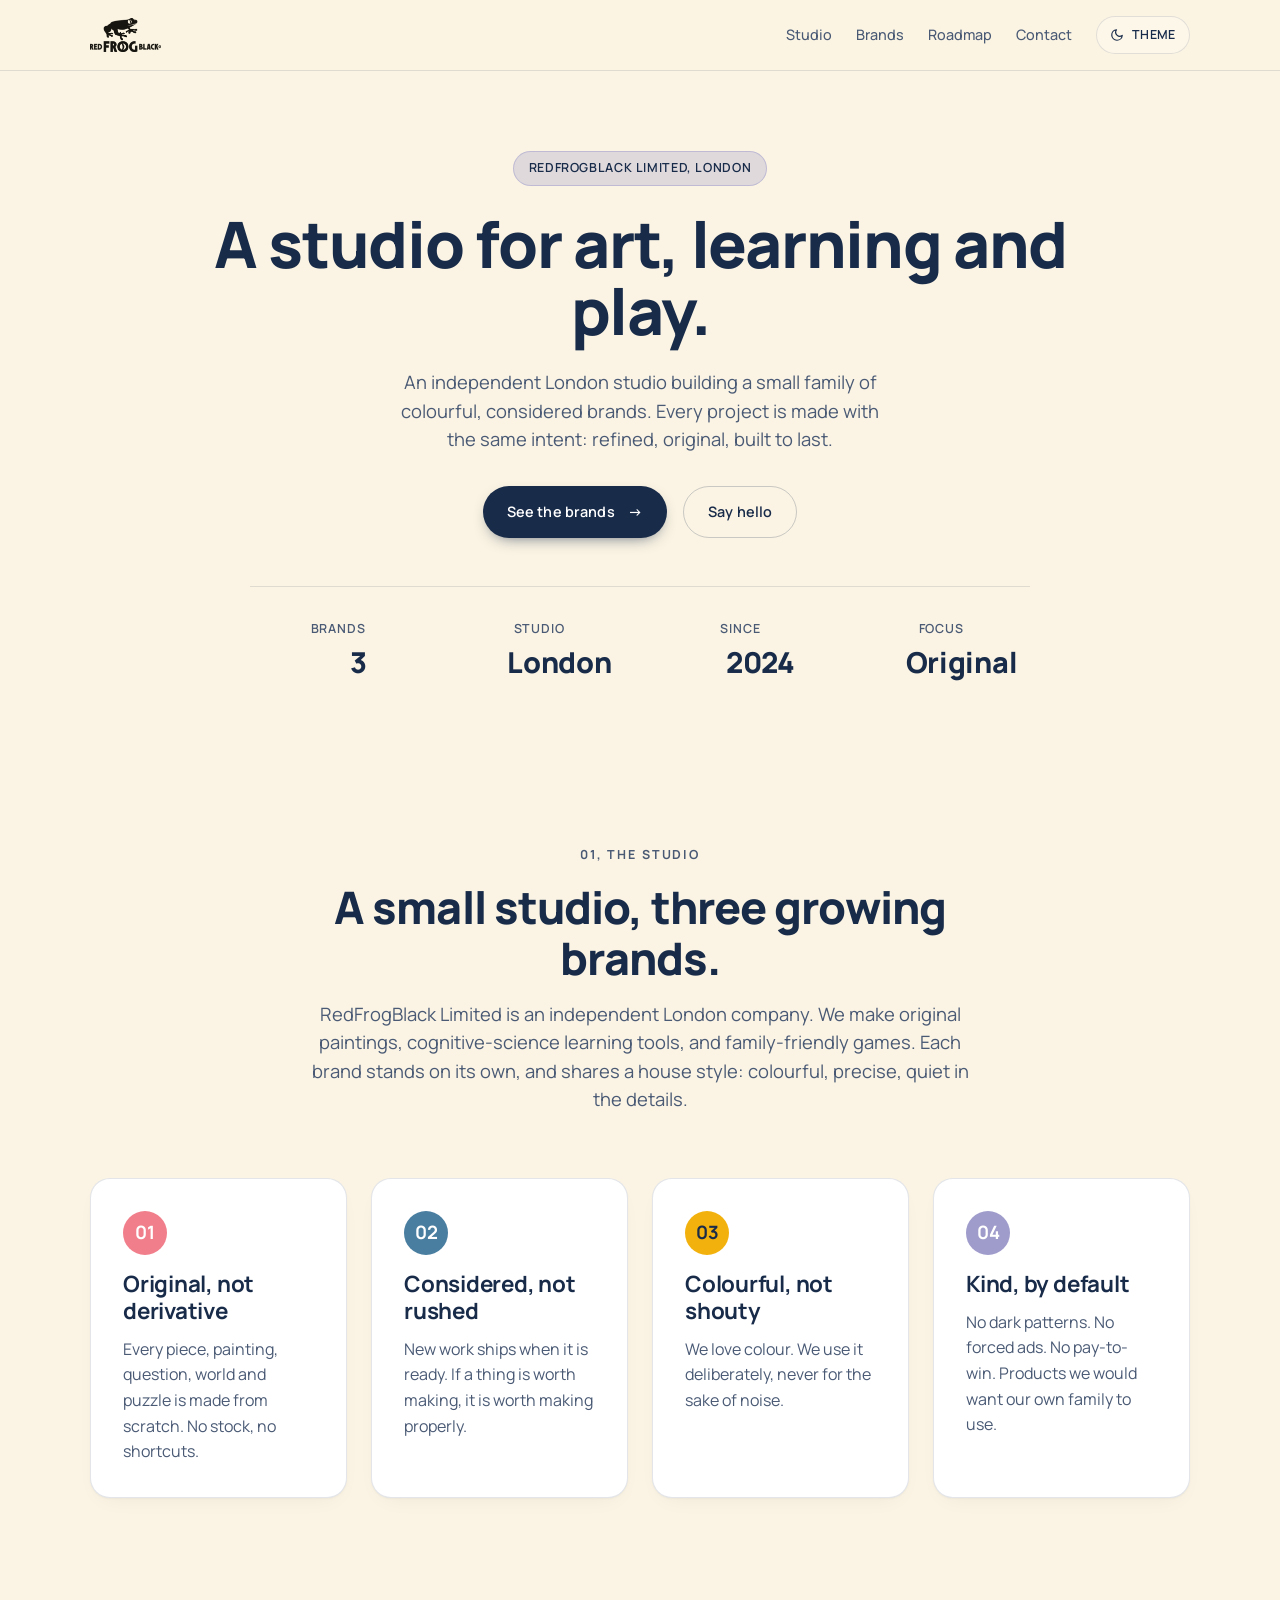
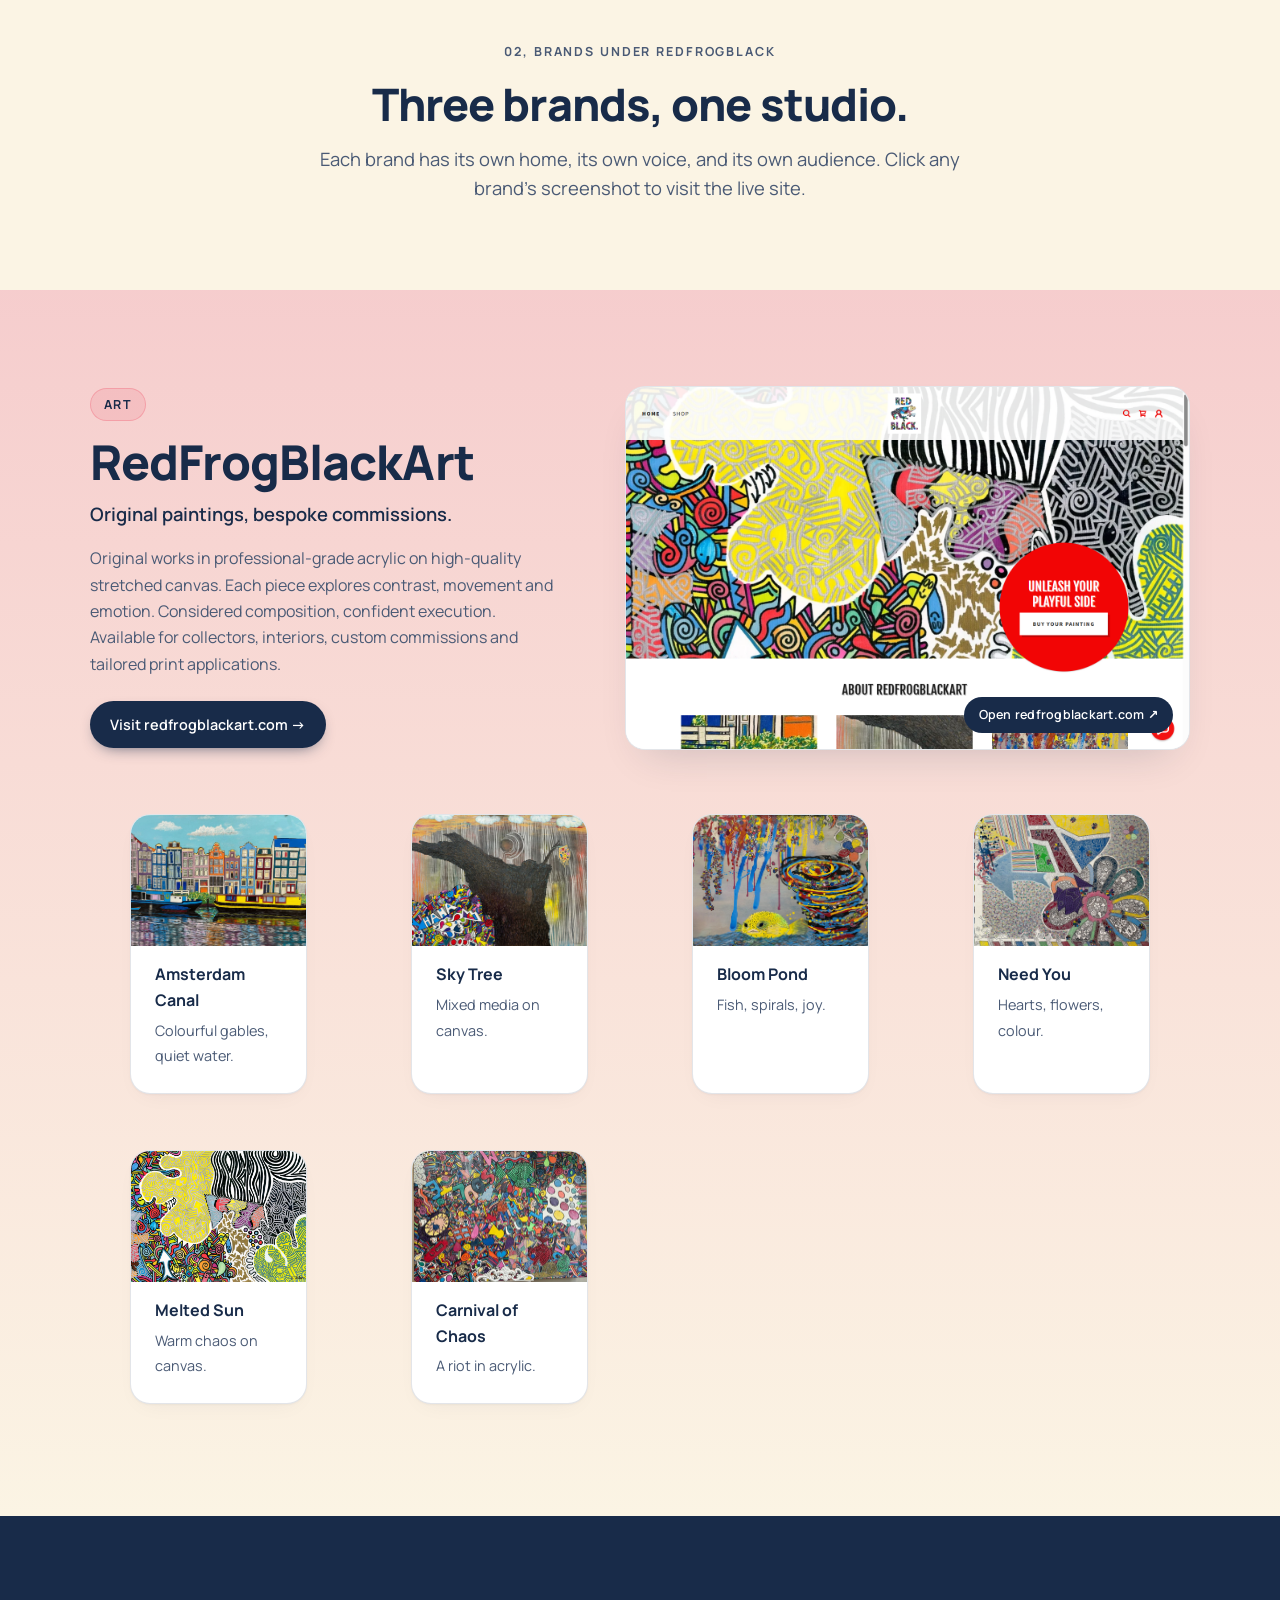
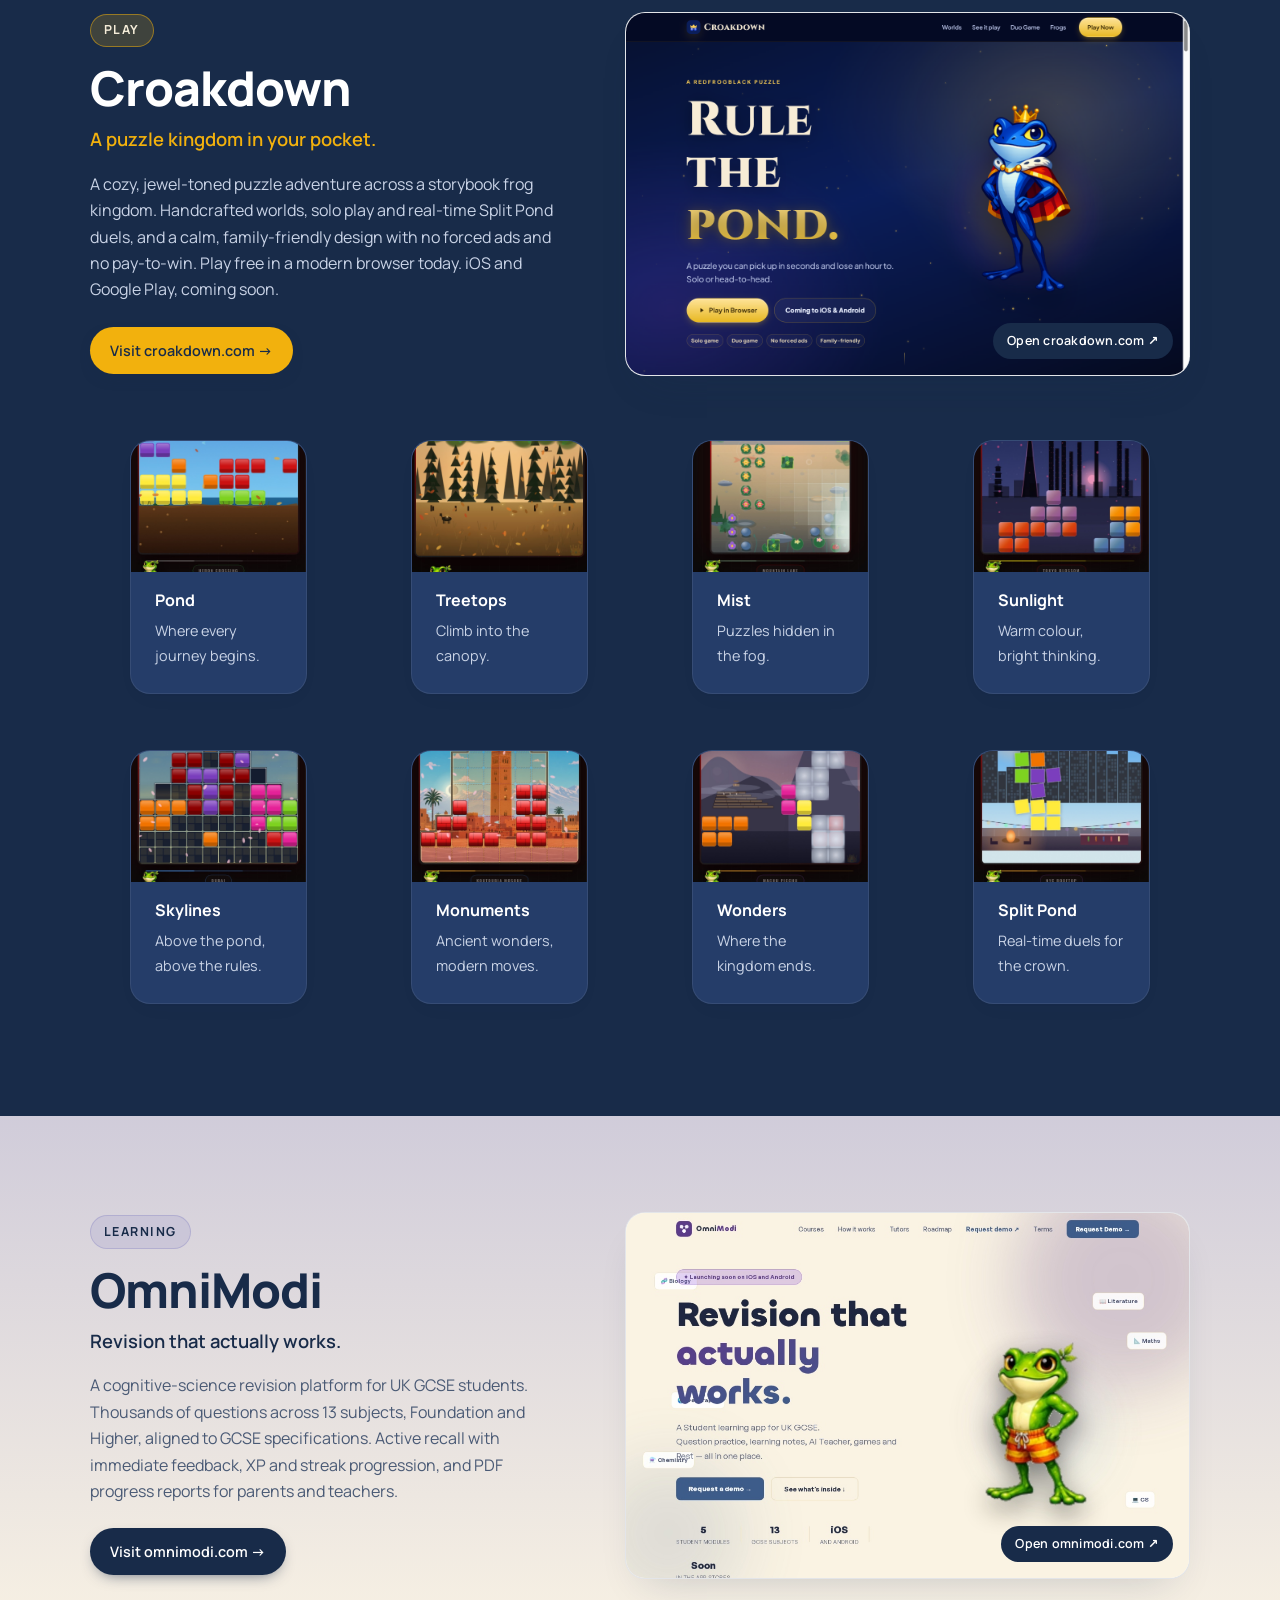
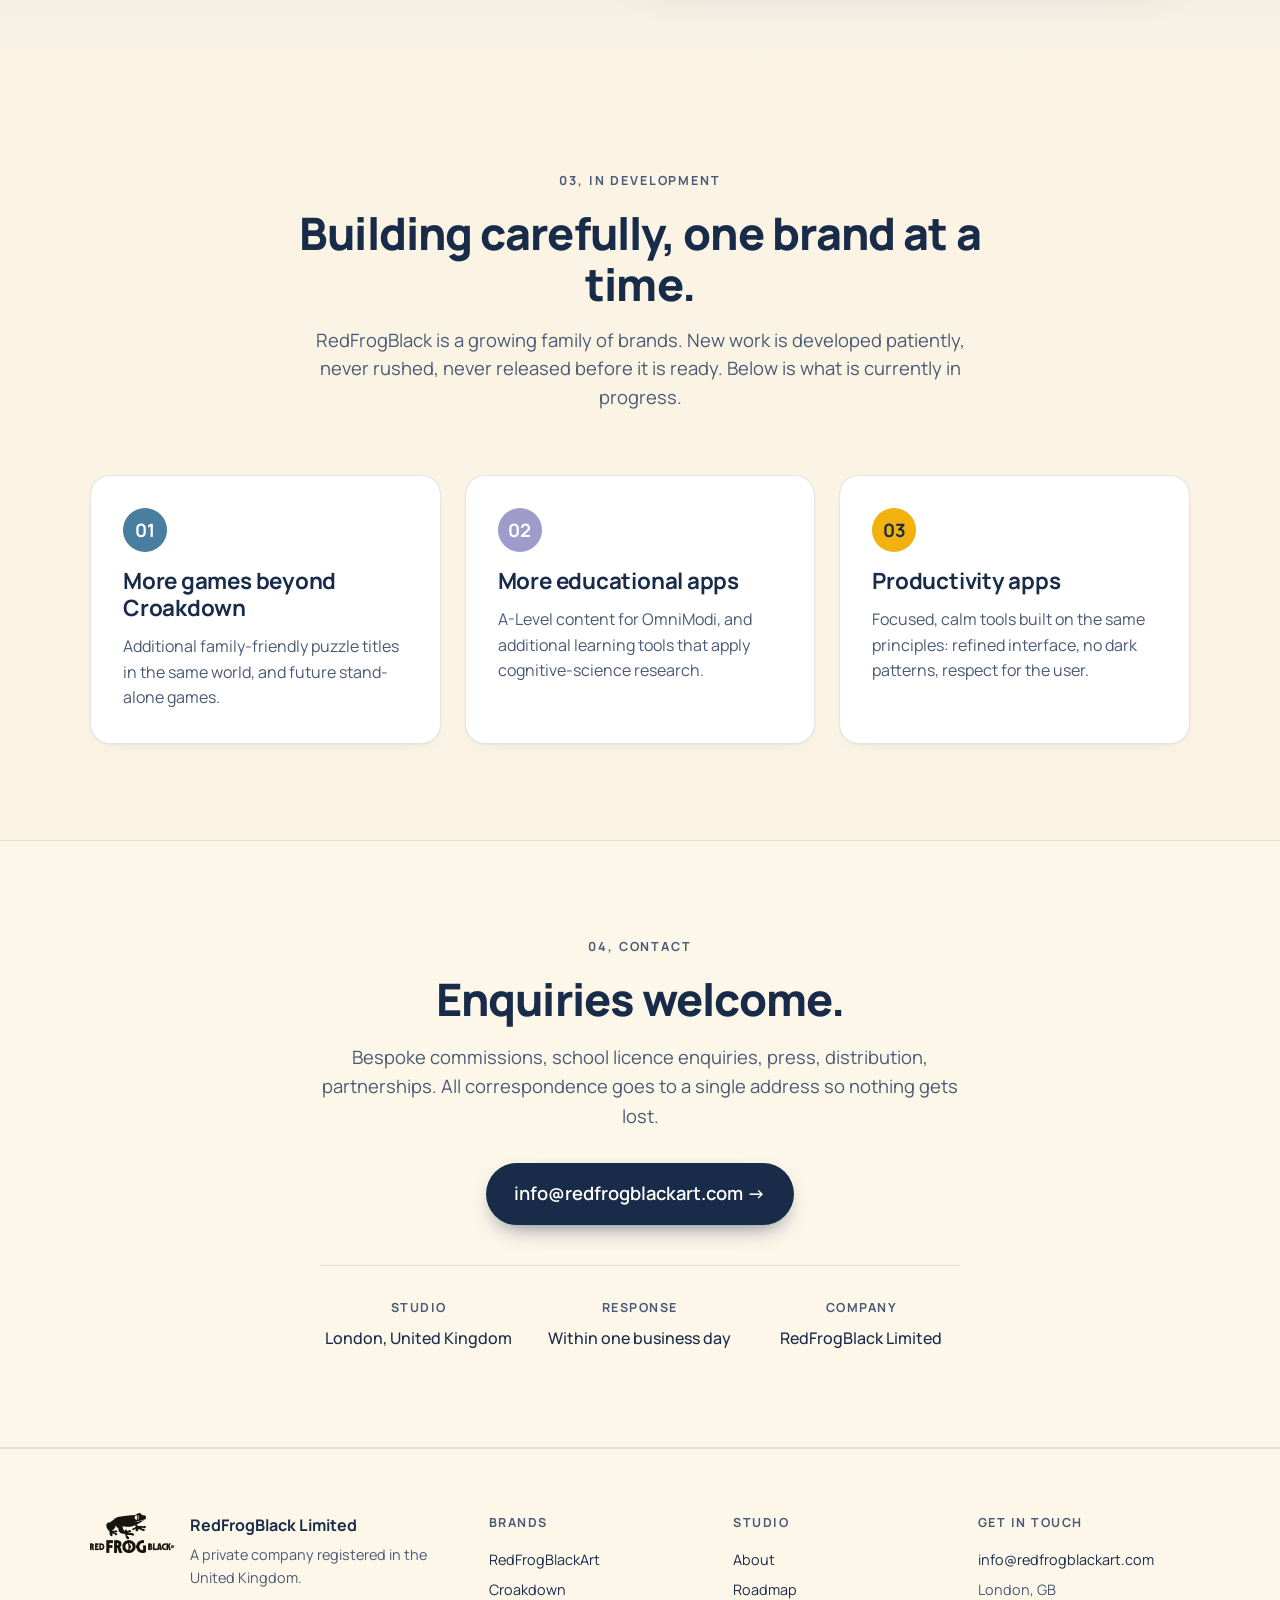
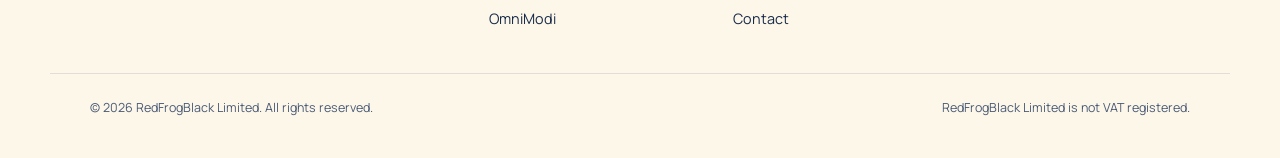
<file: index.html>
<!doctype html>
<html lang="en">
  <head>
    <meta charset="utf-8" />
    <meta name="viewport" content="width=device-width, initial-scale=1" />
    <title>RedFrogBlack, an independent studio for art, learning and play</title>
    <meta name="description" content="RedFrogBlack Limited is an independent London studio building a small family of colourful, considered brands across art, learning and play." />
    <meta name="theme-color" content="#182b49" />
    <link rel="icon" type="image/svg+xml" href="assets/favicon.svg" />

    <!-- Fonts: Manrope only, matching the OmniModi family style -->
    <link rel="preconnect" href="https://fonts.googleapis.com" />
    <link rel="preconnect" href="https://fonts.gstatic.com" crossorigin />
    <link
      href="https://fonts.googleapis.com/css2?family=Manrope:wght@400;500;600;700;800&display=swap"
      rel="stylesheet"
    />

    <link rel="stylesheet" href="assets/style.css" />

    <!-- Prevent flash: apply saved theme before paint -->
    <script>
      (function() {
        try {
          var saved = localStorage.getItem('rfb-theme');
          if (saved === 'light' || saved === 'dark') {
            document.documentElement.setAttribute('data-theme', saved);
          }
        } catch (e) {}
      })();
    </script>
  </head>
  <body>
    <a href="#main" class="visually-hidden">Skip to content</a>

    <!-- HEADER -->
    <header class="site-header" role="banner">
      <div class="container header-inner">
        <a href="#top" class="brand" aria-label="RedFrogBlack home">
          <img class="brand-logo brand-logo-dark" src="images/rfba-logo-dark.png" alt="RedFrogBlack" />
          <img class="brand-logo brand-logo-light" src="images/rfba-logo.png" alt="RedFrogBlack" />
        </a>
        <nav class="site-nav" aria-label="Primary">
          <a href="#studio">Studio</a>
          <a href="#brands">Brands</a>
          <a href="#roadmap">Roadmap</a>
          <a href="#contact">Contact</a>
          <button class="theme-toggle" type="button" data-theme-toggle aria-label="Toggle light and dark theme">
            <svg class="moon" viewBox="0 0 24 24" fill="none" stroke="currentColor" stroke-width="2" stroke-linecap="round" stroke-linejoin="round" aria-hidden="true"><path d="M21 12.79A9 9 0 1 1 11.21 3 7 7 0 0 0 21 12.79z"/></svg>
            <svg class="sun" viewBox="0 0 24 24" fill="none" stroke="currentColor" stroke-width="2" stroke-linecap="round" stroke-linejoin="round" aria-hidden="true"><circle cx="12" cy="12" r="4"/><path d="M12 2v2M12 20v2M4.93 4.93l1.41 1.41M17.66 17.66l1.41 1.41M2 12h2M20 12h2M4.93 19.07l1.41-1.41M17.66 6.34l1.41-1.41"/></svg>
            <span>Theme</span>
          </button>
        </nav>
      </div>
    </header>

    <main id="main">
      <!-- HERO -->
      <section id="top" class="hero">
        <div class="container">
          <span class="hero-eyebrow">RedFrogBlack Limited, London</span>
          <h1 class="hero-title">
            A studio for <span class="accent">art, learning and play.</span>
          </h1>
          <p class="hero-lede">
            An independent London studio building a small family of colourful, considered brands.
            Every project is made with the same intent: refined, original, built to last.
          </p>
          <div class="hero-cta">
            <a class="btn btn-primary btn-arrow" href="#brands">See the brands</a>
            <a class="btn btn-ghost" href="#contact">Say hello</a>
          </div>
          <dl class="hero-stats">
            <div class="hero-stat">
              <dt class="hero-stat-label">Brands</dt>
              <dd class="hero-stat-value">3</dd>
            </div>
            <div class="hero-stat">
              <dt class="hero-stat-label">Studio</dt>
              <dd class="hero-stat-value">London</dd>
            </div>
            <div class="hero-stat">
              <dt class="hero-stat-label">Since</dt>
              <dd class="hero-stat-value">2024</dd>
            </div>
            <div class="hero-stat">
              <dt class="hero-stat-label">Focus</dt>
              <dd class="hero-stat-value">Original</dd>
            </div>
          </dl>
        </div>
      </section>

      <!-- STUDIO -->
      <section id="studio" class="section">
        <div class="container">
          <span class="section-eyebrow">01, The studio</span>
          <h2 class="section-title">A small studio, three growing brands.</h2>
          <p class="section-lede">
            RedFrogBlack Limited is an independent London company. We make original paintings,
            cognitive-science learning tools, and family-friendly games. Each brand stands on its
            own, and shares a house style: colourful, precise, quiet in the details.
          </p>
          <div class="studio-grid">
            <article class="card">
              <span class="chip chip-pink">01</span>
              <h3>Original, not derivative</h3>
              <p>Every piece, painting, question, world and puzzle is made from scratch. No stock, no shortcuts.</p>
            </article>
            <article class="card">
              <span class="chip chip-blue">02</span>
              <h3>Considered, not rushed</h3>
              <p>New work ships when it is ready. If a thing is worth making, it is worth making properly.</p>
            </article>
            <article class="card">
              <span class="chip chip-mustard">03</span>
              <h3>Colourful, not shouty</h3>
              <p>We love colour. We use it deliberately, never for the sake of noise.</p>
            </article>
            <article class="card">
              <span class="chip chip-lavender">04</span>
              <h3>Kind, by default</h3>
              <p>No dark patterns. No forced ads. No pay-to-win. Products we would want our own family to use.</p>
            </article>
          </div>
        </div>
      </section>

      <!-- BRANDS INTRO -->
      <section id="brands" style="padding-block: var(--space-12) var(--space-6);">
        <div class="container">
          <span class="section-eyebrow">02, Brands under RedFrogBlack</span>
          <h2 class="section-title">Three brands, one studio.</h2>
          <p class="section-lede">
            Each brand has its own home, its own voice, and its own audience. Click any brand's
            screenshot to visit the live site.
          </p>
        </div>
      </section>

      <!-- BRAND 1: ART -->
      <section class="brand-block brand-art">
        <div class="container brand-inner">
          <div>
            <span class="brand-kicker">Art</span>
            <h3 class="brand-name">RedFrogBlackArt</h3>
            <p class="brand-tag">Original paintings, bespoke commissions.</p>
            <p class="brand-desc">
              Original works in professional-grade acrylic on high-quality stretched canvas. Each
              piece explores contrast, movement and emotion. Considered composition, confident
              execution. Available for collectors, interiors, custom commissions and tailored
              print applications.
            </p>
            <a class="brand-link" href="https://redfrogblackart.com" target="_blank" rel="noopener">
              Visit redfrogblackart.com →
            </a>
          </div>
          <a class="brand-shot" href="https://redfrogblackart.com" target="_blank" rel="noopener" aria-label="Open redfrogblackart.com in a new tab">
            <img src="images/site-art.png" alt="Screenshot of the RedFrogBlackArt homepage" />
            <span class="brand-shot-cta">Open redfrogblackart.com ↗</span>
          </a>
        </div>
        <div class="container">
          <div class="gallery" aria-label="Selected paintings">
            <figure class="gallery-item"><img src="images/painting-01.jpg" alt="Amsterdam Canal painting" /><figcaption><strong>Amsterdam Canal</strong><span>Colourful gables, quiet water.</span></figcaption></figure>
            <figure class="gallery-item"><img src="images/painting-02.jpg" alt="Sky Tree mixed media" /><figcaption><strong>Sky Tree</strong><span>Mixed media on canvas.</span></figcaption></figure>
            <figure class="gallery-item"><img src="images/painting-03.png" alt="Bloom Pond painting" /><figcaption><strong>Bloom Pond</strong><span>Fish, spirals, joy.</span></figcaption></figure>
            <figure class="gallery-item"><img src="images/painting-05.png" alt="Need You painting" /><figcaption><strong>Need You</strong><span>Hearts, flowers, colour.</span></figcaption></figure>
            <figure class="gallery-item"><img src="images/painting-melted-sun.jpg" alt="Melted Sun painting" /><figcaption><strong>Melted Sun</strong><span>Warm chaos on canvas.</span></figcaption></figure>
            <figure class="gallery-item"><img src="images/painting-carnival.jpg" alt="Carnival of Chaos painting" /><figcaption><strong>Carnival of Chaos</strong><span>A riot in acrylic.</span></figcaption></figure>
          </div>
        </div>
      </section>

      <!-- BRAND 2: PLAY -->
      <section class="brand-block brand-play">
        <div class="container brand-inner">
          <div>
            <span class="brand-kicker">Play</span>
            <h3 class="brand-name">Croakdown</h3>
            <p class="brand-tag">A puzzle kingdom in your pocket.</p>
            <p class="brand-desc">
              A cozy, jewel-toned puzzle adventure across a storybook frog kingdom. Handcrafted
              worlds, solo play and real-time Split Pond duels, and a calm, family-friendly design
              with no forced ads and no pay-to-win. Play free in a modern browser today. iOS and
              Google Play, coming soon.
            </p>
            <a class="brand-link" href="https://croakdown.com" target="_blank" rel="noopener">
              Visit croakdown.com →
            </a>
          </div>
          <a class="brand-shot" href="https://croakdown.com" target="_blank" rel="noopener" aria-label="Open croakdown.com in a new tab">
            <img src="images/site-play.png" alt="Screenshot of the Croakdown homepage" />
            <span class="brand-shot-cta">Open croakdown.com ↗</span>
          </a>
        </div>
        <div class="container">
          <div class="gallery" aria-label="Croakdown worlds">
            <figure class="gallery-item"><img src="images/worlds/pond.jpg" alt="Pond world" /><figcaption><strong>Pond</strong><span>Where every journey begins.</span></figcaption></figure>
            <figure class="gallery-item"><img src="images/worlds/treetops.jpg" alt="Treetops world" /><figcaption><strong>Treetops</strong><span>Climb into the canopy.</span></figcaption></figure>
            <figure class="gallery-item"><img src="images/worlds/mist.jpg" alt="Mist world" /><figcaption><strong>Mist</strong><span>Puzzles hidden in the fog.</span></figcaption></figure>
            <figure class="gallery-item"><img src="images/worlds/sunlight.jpg" alt="Sunlight world" /><figcaption><strong>Sunlight</strong><span>Warm colour, bright thinking.</span></figcaption></figure>
            <figure class="gallery-item"><img src="images/worlds/skylines.jpg" alt="Skylines world" /><figcaption><strong>Skylines</strong><span>Above the pond, above the rules.</span></figcaption></figure>
            <figure class="gallery-item"><img src="images/worlds/monuments.jpg" alt="Monuments world" /><figcaption><strong>Monuments</strong><span>Ancient wonders, modern moves.</span></figcaption></figure>
            <figure class="gallery-item"><img src="images/worlds/wonders.jpg" alt="Wonders world" /><figcaption><strong>Wonders</strong><span>Where the kingdom ends.</span></figcaption></figure>
            <figure class="gallery-item"><img src="images/worlds/splitpond.jpg" alt="Split Pond duel mode" /><figcaption><strong>Split Pond</strong><span>Real-time duels for the crown.</span></figcaption></figure>
          </div>
        </div>
      </section>

      <!-- BRAND 3: LEARNING -->
      <section class="brand-block brand-learn">
        <div class="container brand-inner">
          <div>
            <span class="brand-kicker">Learning</span>
            <h3 class="brand-name">OmniModi</h3>
            <p class="brand-tag">Revision that actually works.</p>
            <p class="brand-desc">
              A cognitive-science revision platform for UK GCSE students. Thousands of questions
              across 13 subjects, Foundation and Higher, aligned to GCSE specifications. Active
              recall with immediate feedback, XP and streak progression, and PDF progress reports
              for parents and teachers.
            </p>
            <a class="brand-link" href="https://omnimodi.com" target="_blank" rel="noopener">
              Visit omnimodi.com →
            </a>
          </div>
          <a class="brand-shot" href="https://omnimodi.com" target="_blank" rel="noopener" aria-label="Open omnimodi.com in a new tab">
            <img src="images/site-learning.png" alt="Screenshot of the OmniModi revision platform" />
            <span class="brand-shot-cta">Open omnimodi.com ↗</span>
          </a>
        </div>
      </section>

      <!-- ROADMAP -->
      <section id="roadmap" class="section">
        <div class="container">
          <span class="section-eyebrow">03, In development</span>
          <h2 class="section-title">Building carefully, one brand at a time.</h2>
          <p class="section-lede">
            RedFrogBlack is a growing family of brands. New work is developed patiently, never
            rushed, never released before it is ready. Below is what is currently in progress.
          </p>
          <div class="roadmap-grid">
            <article class="card">
              <span class="chip chip-blue">01</span>
              <h3>More games beyond Croakdown</h3>
              <p>Additional family-friendly puzzle titles in the same world, and future stand-alone games.</p>
            </article>
            <article class="card">
              <span class="chip chip-lavender">02</span>
              <h3>More educational apps</h3>
              <p>A-Level content for OmniModi, and additional learning tools that apply cognitive-science research.</p>
            </article>
            <article class="card">
              <span class="chip chip-mustard">03</span>
              <h3>Productivity apps</h3>
              <p>Focused, calm tools built on the same principles: refined interface, no dark patterns, respect for the user.</p>
            </article>
          </div>
        </div>
      </section>

      <!-- CONTACT -->
      <section id="contact" class="section" style="background: var(--surface-2); border-top: 1px solid var(--border); border-bottom: 1px solid var(--border);">
        <div class="container">
          <span class="section-eyebrow">04, Contact</span>
          <div class="contact-body">
            <h2 class="section-title" style="margin-bottom: var(--space-4);">Enquiries welcome.</h2>
            <p>
              Bespoke commissions, school licence enquiries, press, distribution, partnerships. All
              correspondence goes to a single address so nothing gets lost.
            </p>
            <a class="contact-email" href="mailto:info@redfrogblackart.com">info@redfrogblackart.com →</a>
            <dl class="contact-meta">
              <div><dt>Studio</dt><dd>London, United Kingdom</dd></div>
              <div><dt>Response</dt><dd>Within one business day</dd></div>
              <div><dt>Company</dt><dd>RedFrogBlack Limited</dd></div>
            </dl>
          </div>
        </div>
      </section>
    </main>

    <!-- FOOTER -->
    <footer class="site-footer">
      <div class="container footer-inner">
        <div class="footer-brand">
          <img class="footer-logo" src="images/rfba-logo-dark.png" alt="RedFrogBlack" />
          <div>
            <p class="footer-name">RedFrogBlack Limited</p>
            <p class="footer-line">A private company registered in the United Kingdom.</p>
          </div>
        </div>
        <nav class="footer-links" aria-label="Footer">
          <div>
            <p class="footer-heading">Brands</p>
            <a href="https://redfrogblackart.com" target="_blank" rel="noopener">RedFrogBlackArt</a>
            <a href="https://croakdown.com" target="_blank" rel="noopener">Croakdown</a>
            <a href="https://omnimodi.com" target="_blank" rel="noopener">OmniModi</a>
          </div>
          <div>
            <p class="footer-heading">Studio</p>
            <a href="#studio">About</a>
            <a href="#roadmap">Roadmap</a>
            <a href="#contact">Contact</a>
          </div>
          <div>
            <p class="footer-heading">Get in touch</p>
            <a href="mailto:info@redfrogblackart.com">info@redfrogblackart.com</a>
            <span class="footer-muted">London, GB</span>
          </div>
        </nav>
      </div>
      <div class="container footer-legal">
        <p>© <span id="year">2026</span> RedFrogBlack Limited. All rights reserved.</p>
        <p>RedFrogBlack Limited is not VAT registered.</p>
      </div>
    </footer>

    <script src="assets/script.js" defer></script>
  </body>
</html>
</file>
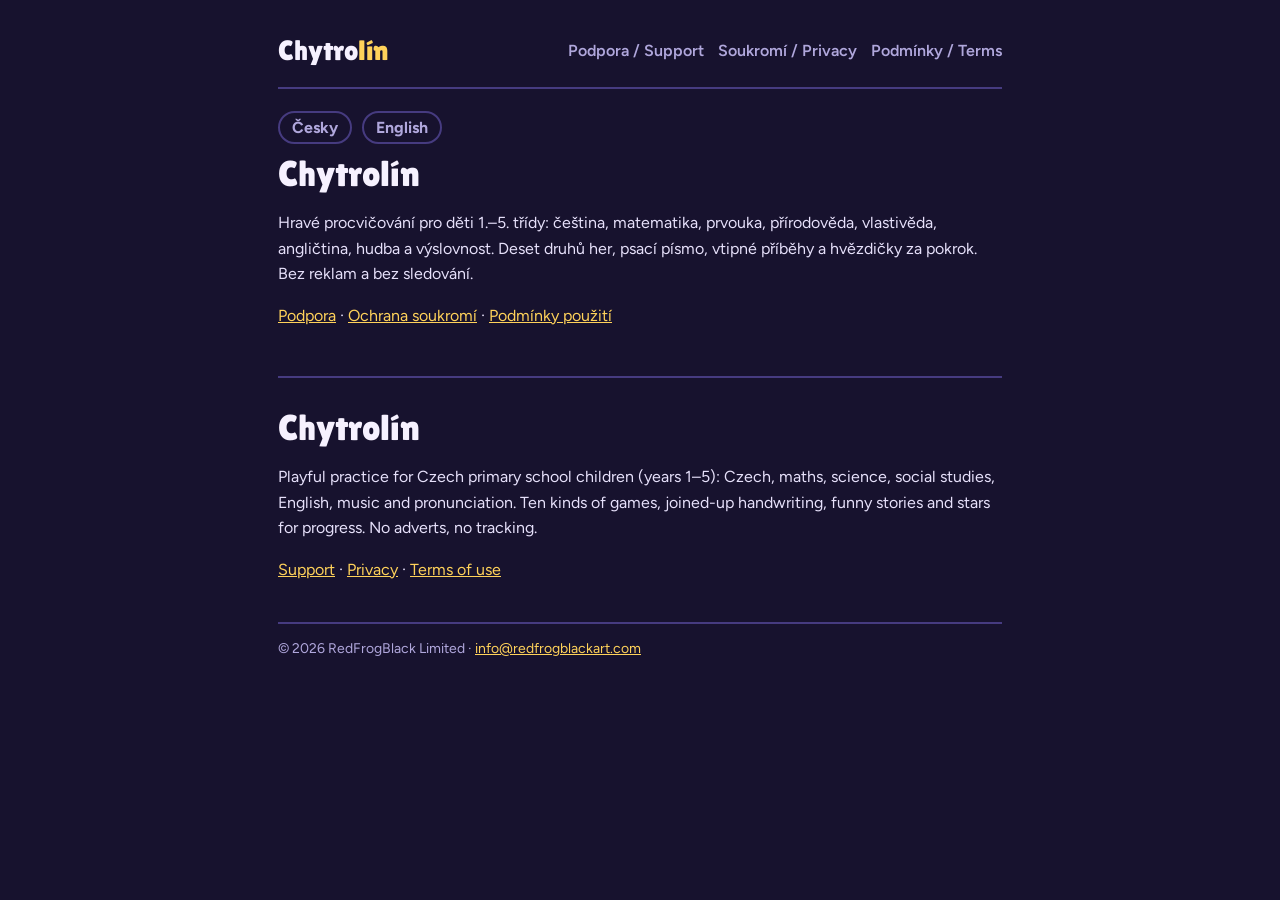
<file: chytrolin/index.html>
<!doctype html><html lang="cs"><head><meta charset="utf-8"><meta name="viewport" content="width=device-width,initial-scale=1,viewport-fit=cover">
<title>Chytrolín – Hravé učení pro 1. stupeň</title><meta name="description" content="Chytrolín: hravé učení pro 1. stupeň ZŠ. Bez reklam, bez sledování.">
<link rel="stylesheet" href="https://fonts.googleapis.com/css2?family=Lilita+One&family=Figtree:wght@400;600;800&display=swap">
<link rel="stylesheet" href="_style.css"></head><body><div class="w">
<header><a class="logo" href="index.html">Chytro<em>lín</em></a><nav><a href="support.html">Podpora / Support</a><a href="privacy.html">Soukromí / Privacy</a><a href="terms.html">Podmínky / Terms</a></nav></header>
<p class="lang"><a href="#cs" lang="cs">Česky</a><a href="#en" lang="en">English</a></p>
<section id="cs" lang="cs">
<h1>Chytrolín</h1>
<p>Hravé procvičování pro děti 1.–5. třídy: čeština, matematika, prvouka, přírodověda, vlastivěda, angličtina, hudba a výslovnost. Deset druhů her, psací písmo, vtipné příběhy a hvězdičky za pokrok. Bez reklam a bez sledování.</p>
<p><a href="support.html">Podpora</a> · <a href="privacy.html">Ochrana soukromí</a> · <a href="terms.html">Podmínky použití</a></p>
</section>
<section id="en" lang="en-GB">
<h1>Chytrolín</h1>
<p>Playful practice for Czech primary school children (years 1–5): Czech, maths, science, social studies, English, music and pronunciation. Ten kinds of games, joined-up handwriting, funny stories and stars for progress. No adverts, no tracking.</p>
<p><a href="support.html#en">Support</a> · <a href="privacy.html#en">Privacy</a> · <a href="terms.html#en">Terms of use</a></p>
</section>
<footer class="muted">© 2026 RedFrogBlack Limited · <a href="mailto:info@redfrogblackart.com">info@redfrogblackart.com</a></footer></div></body></html>
</file>
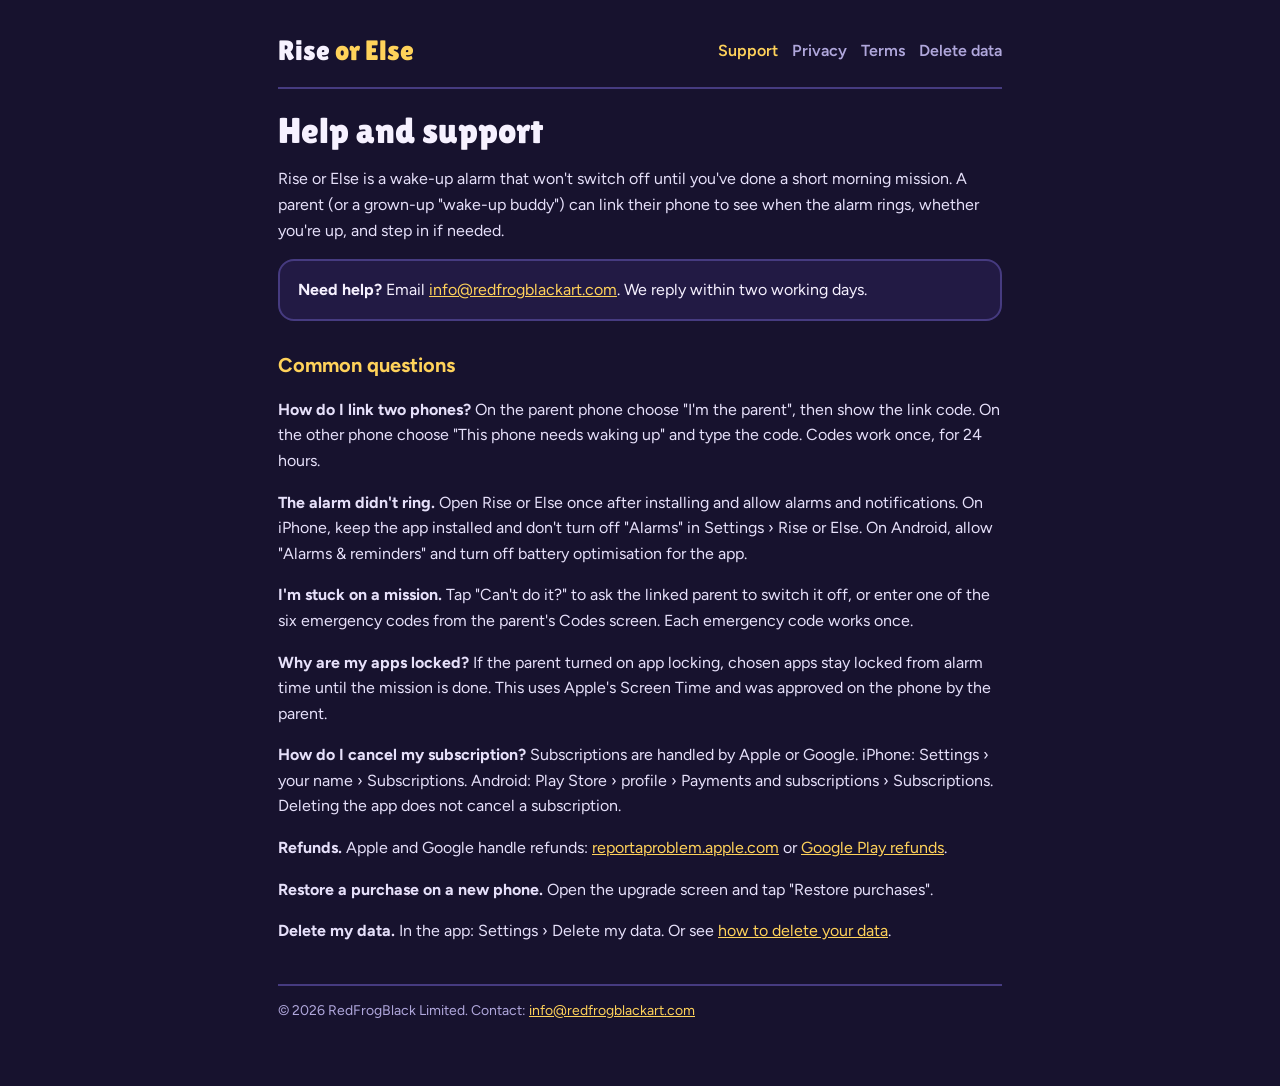
<file: rise-or-else/index.html>
<!doctype html><html lang="en-GB"><head><meta charset="utf-8"><meta name="viewport" content="width=device-width,initial-scale=1,viewport-fit=cover">
<title>Rise or Else Support</title><meta name="description" content="Rise or Else, the alarm you can't sleep through.">
<link rel="stylesheet" href="https://fonts.googleapis.com/css2?family=Lilita+One&family=Figtree:wght@400;600;800&display=swap">
<link rel="stylesheet" href="_style.css"></head><body><div class="w">
<header><a class="logo" href="index.html">Rise <em>or Else</em></a><nav><a href="index.html" aria-current="page">Support</a><a href="privacy.html">Privacy</a><a href="terms.html">Terms</a><a href="delete.html">Delete data</a></nav></header>

<h1>Help and support</h1>
<p>Rise or Else is a wake-up alarm that won't switch off until you've done a short morning mission. A parent (or a grown-up "wake-up buddy") can link their phone to see when the alarm rings, whether you're up, and step in if needed.</p>
<div class="card"><strong>Need help?</strong> Email <a href="mailto:info@redfrogblackart.com">info@redfrogblackart.com</a>. We reply within two working days.</div>
<h2>Common questions</h2>
<p><strong>How do I link two phones?</strong> On the parent phone choose "I'm the parent", then show the link code. On the other phone choose "This phone needs waking up" and type the code. Codes work once, for 24 hours.</p>
<p><strong>The alarm didn't ring.</strong> Open Rise or Else once after installing and allow alarms and notifications. On iPhone, keep the app installed and don't turn off "Alarms" in Settings › Rise or Else. On Android, allow "Alarms & reminders" and turn off battery optimisation for the app.</p>
<p><strong>I'm stuck on a mission.</strong> Tap "Can't do it?" to ask the linked parent to switch it off, or enter one of the six emergency codes from the parent's Codes screen. Each emergency code works once.</p>
<p><strong>Why are my apps locked?</strong> If the parent turned on app locking, chosen apps stay locked from alarm time until the mission is done. This uses Apple's Screen Time and was approved on the phone by the parent.</p>
<p><strong>How do I cancel my subscription?</strong> Subscriptions are handled by Apple or Google. iPhone: Settings › your name › Subscriptions. Android: Play Store › profile › Payments and subscriptions › Subscriptions. Deleting the app does not cancel a subscription.</p>
<p><strong>Refunds.</strong> Apple and Google handle refunds: <a href="https://reportaproblem.apple.com">reportaproblem.apple.com</a> or <a href="https://support.google.com/googleplay/answer/2479637">Google Play refunds</a>.</p>
<p><strong>Restore a purchase on a new phone.</strong> Open the upgrade screen and tap "Restore purchases".</p>
<p><strong>Delete my data.</strong> In the app: Settings › Delete my data. Or see <a href="delete.html">how to delete your data</a>.</p>

<footer class="muted">© 2026 RedFrogBlack Limited. Contact: <a href="mailto:info@redfrogblackart.com">info@redfrogblackart.com</a></footer></div></body></html>
</file>
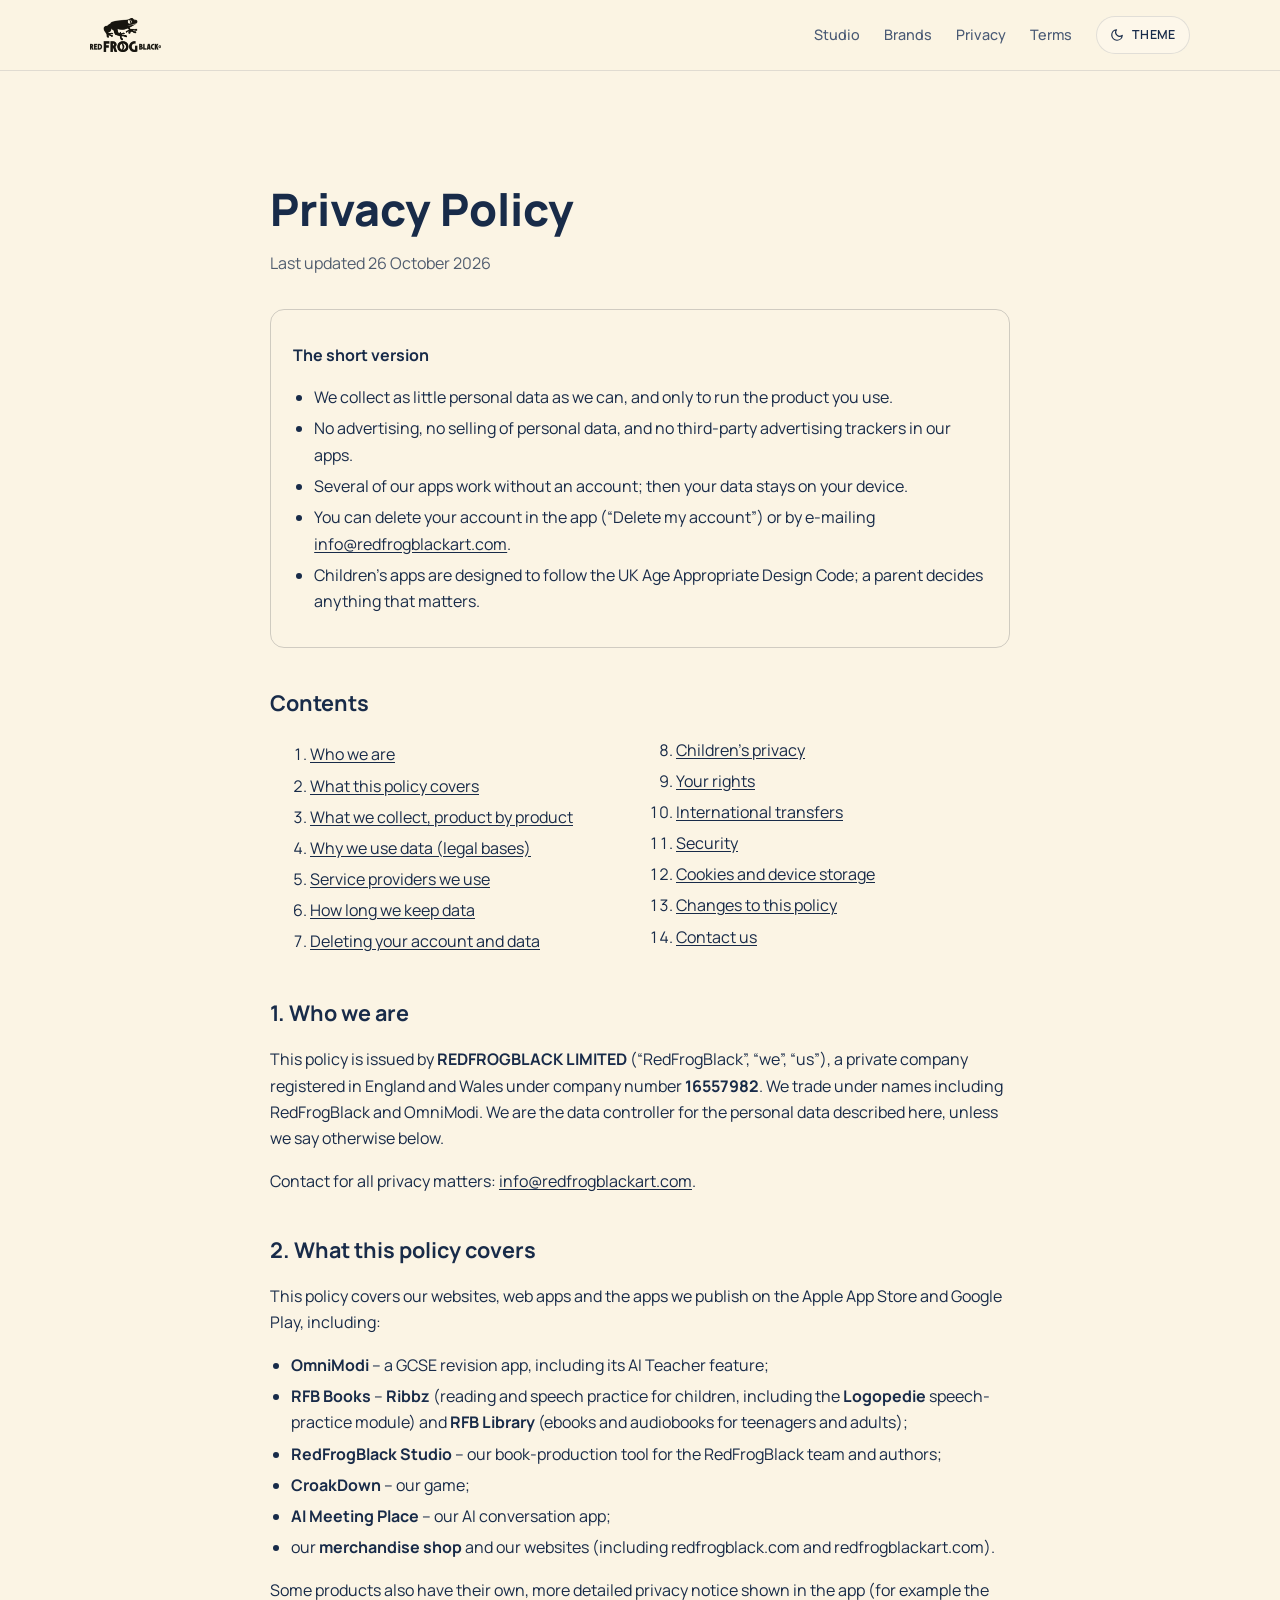
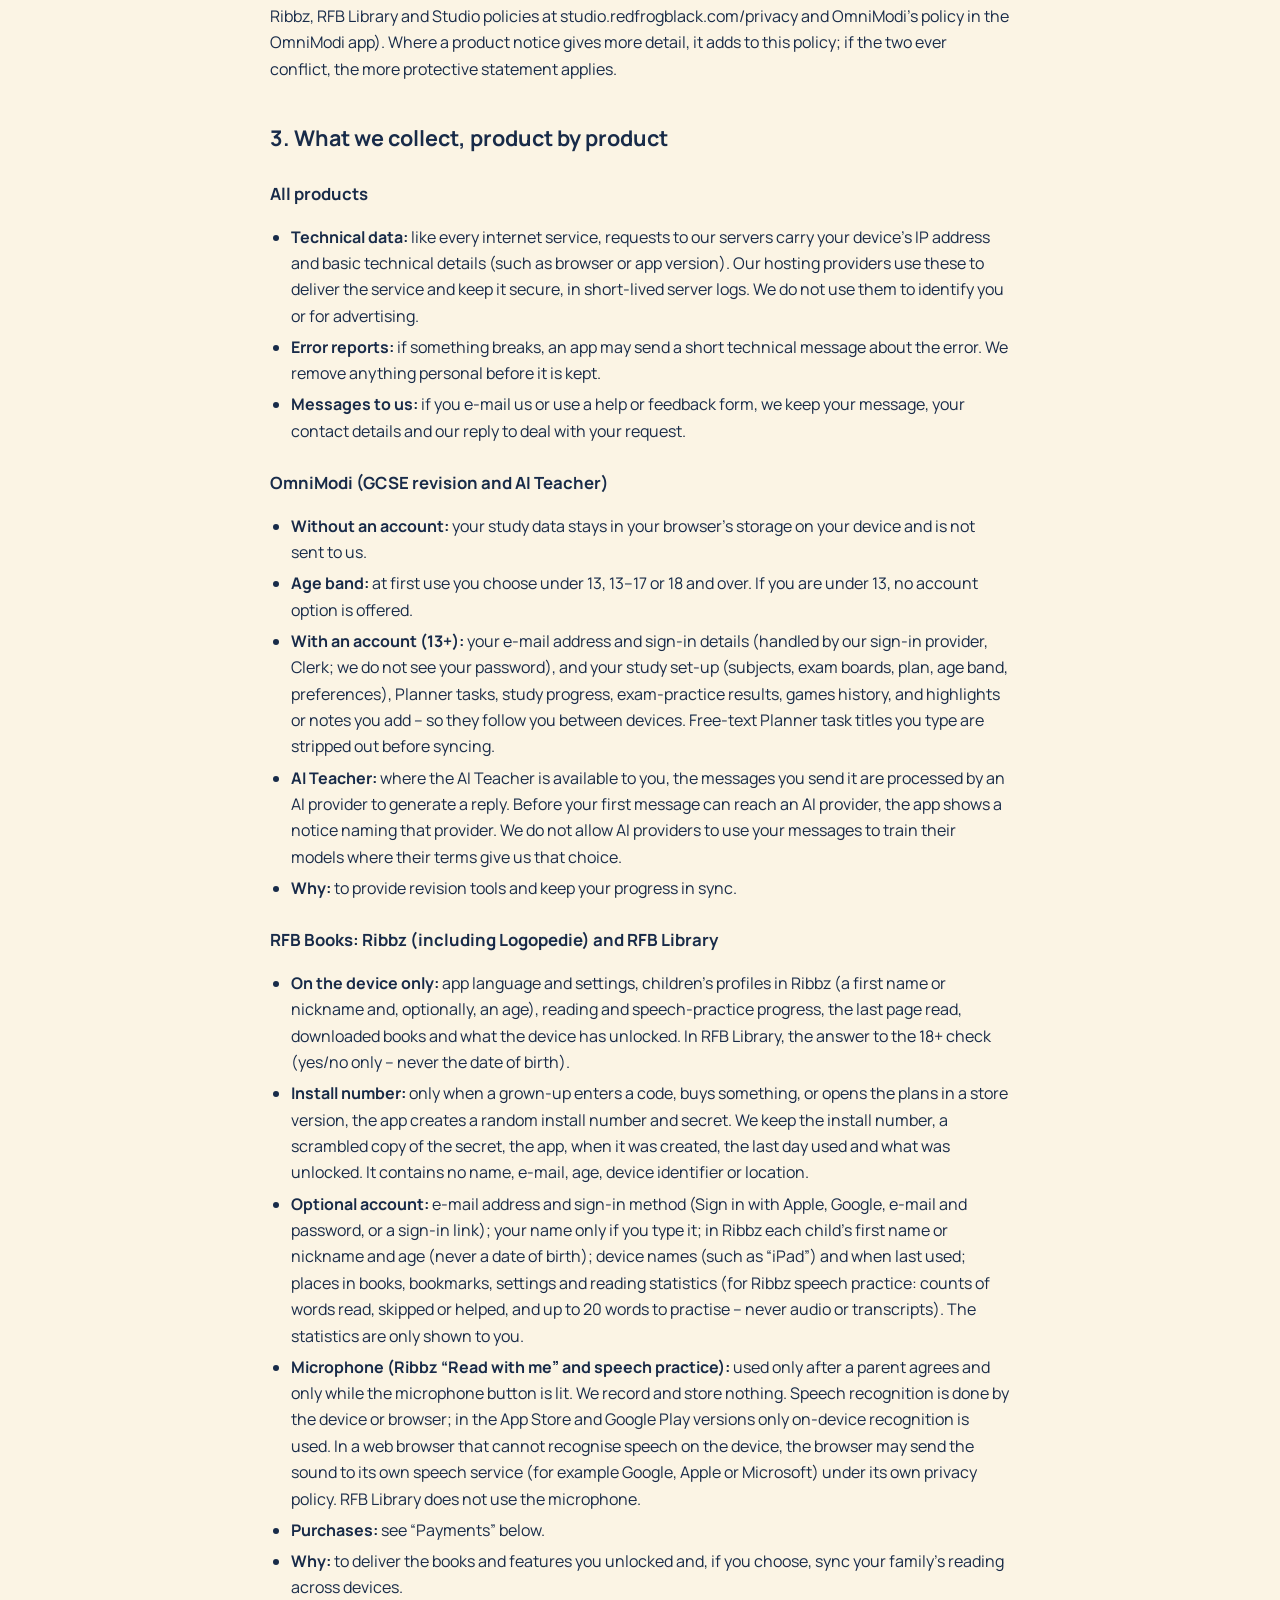
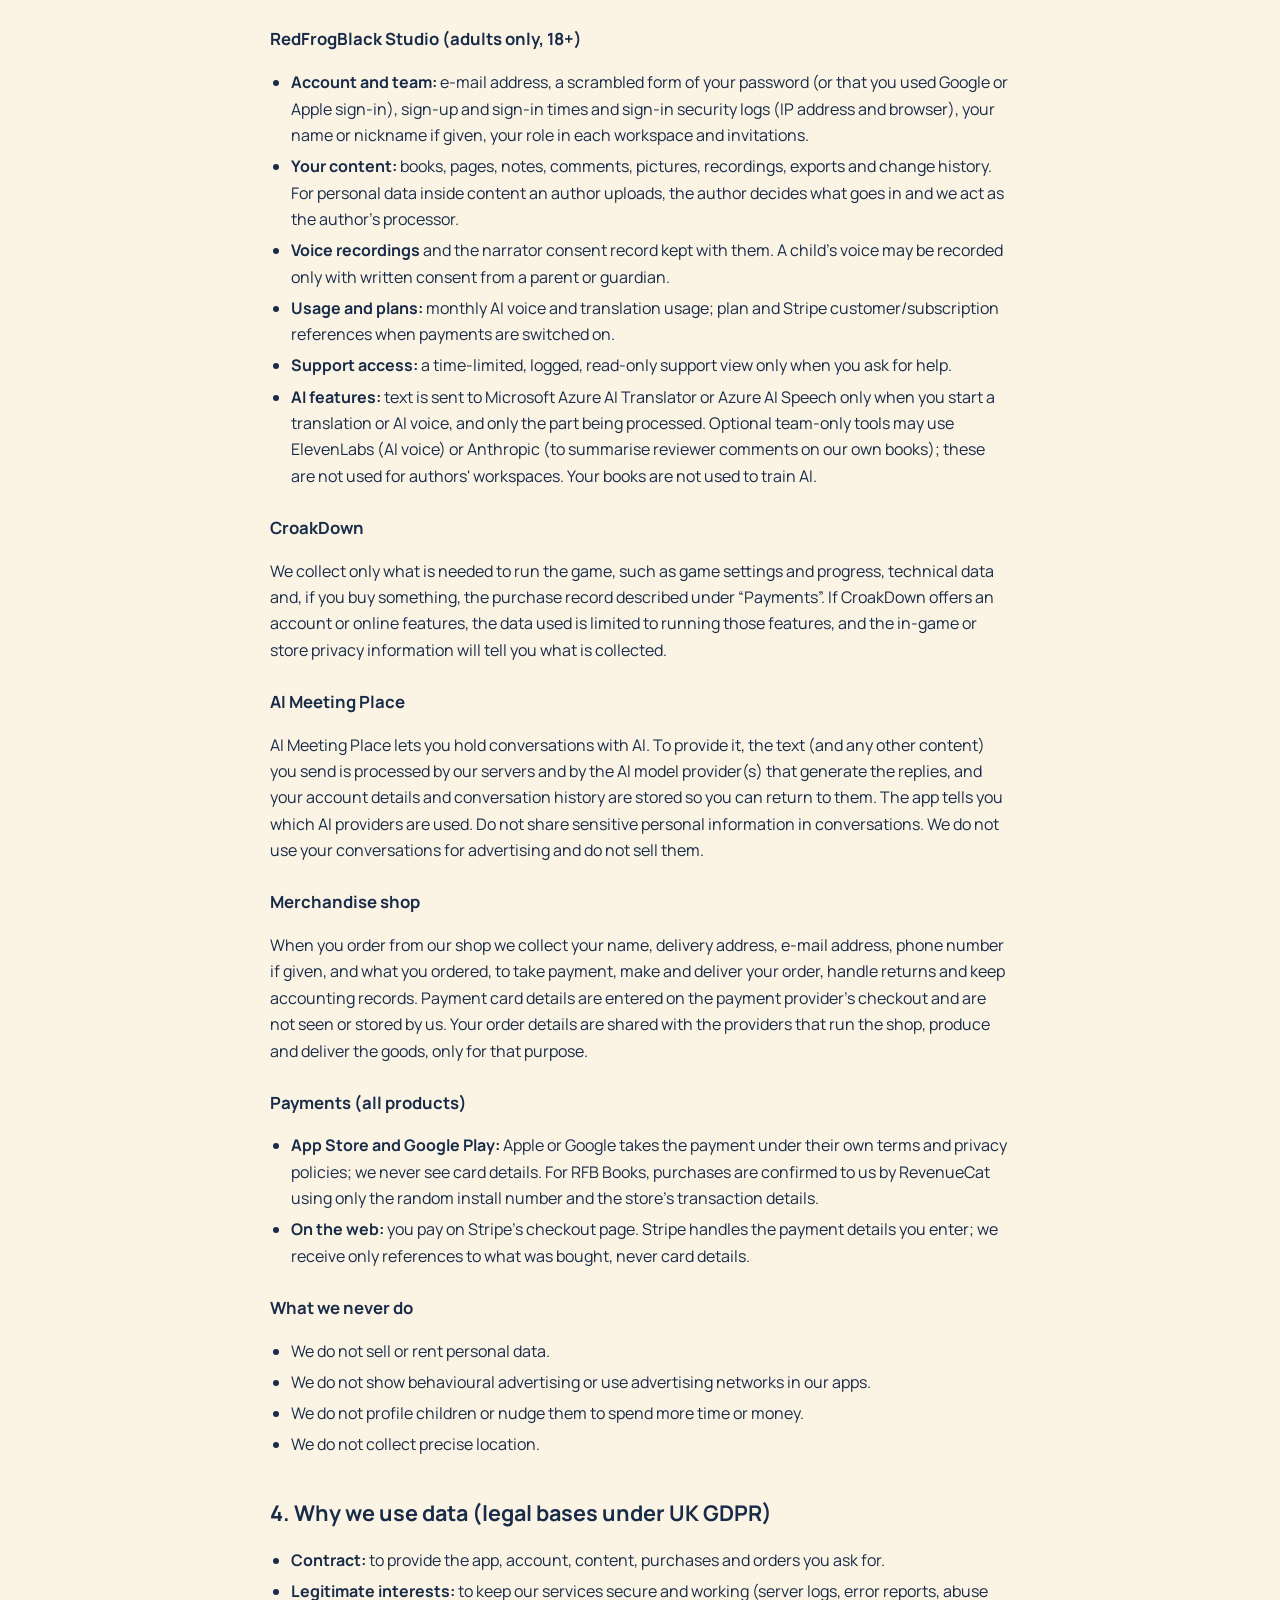
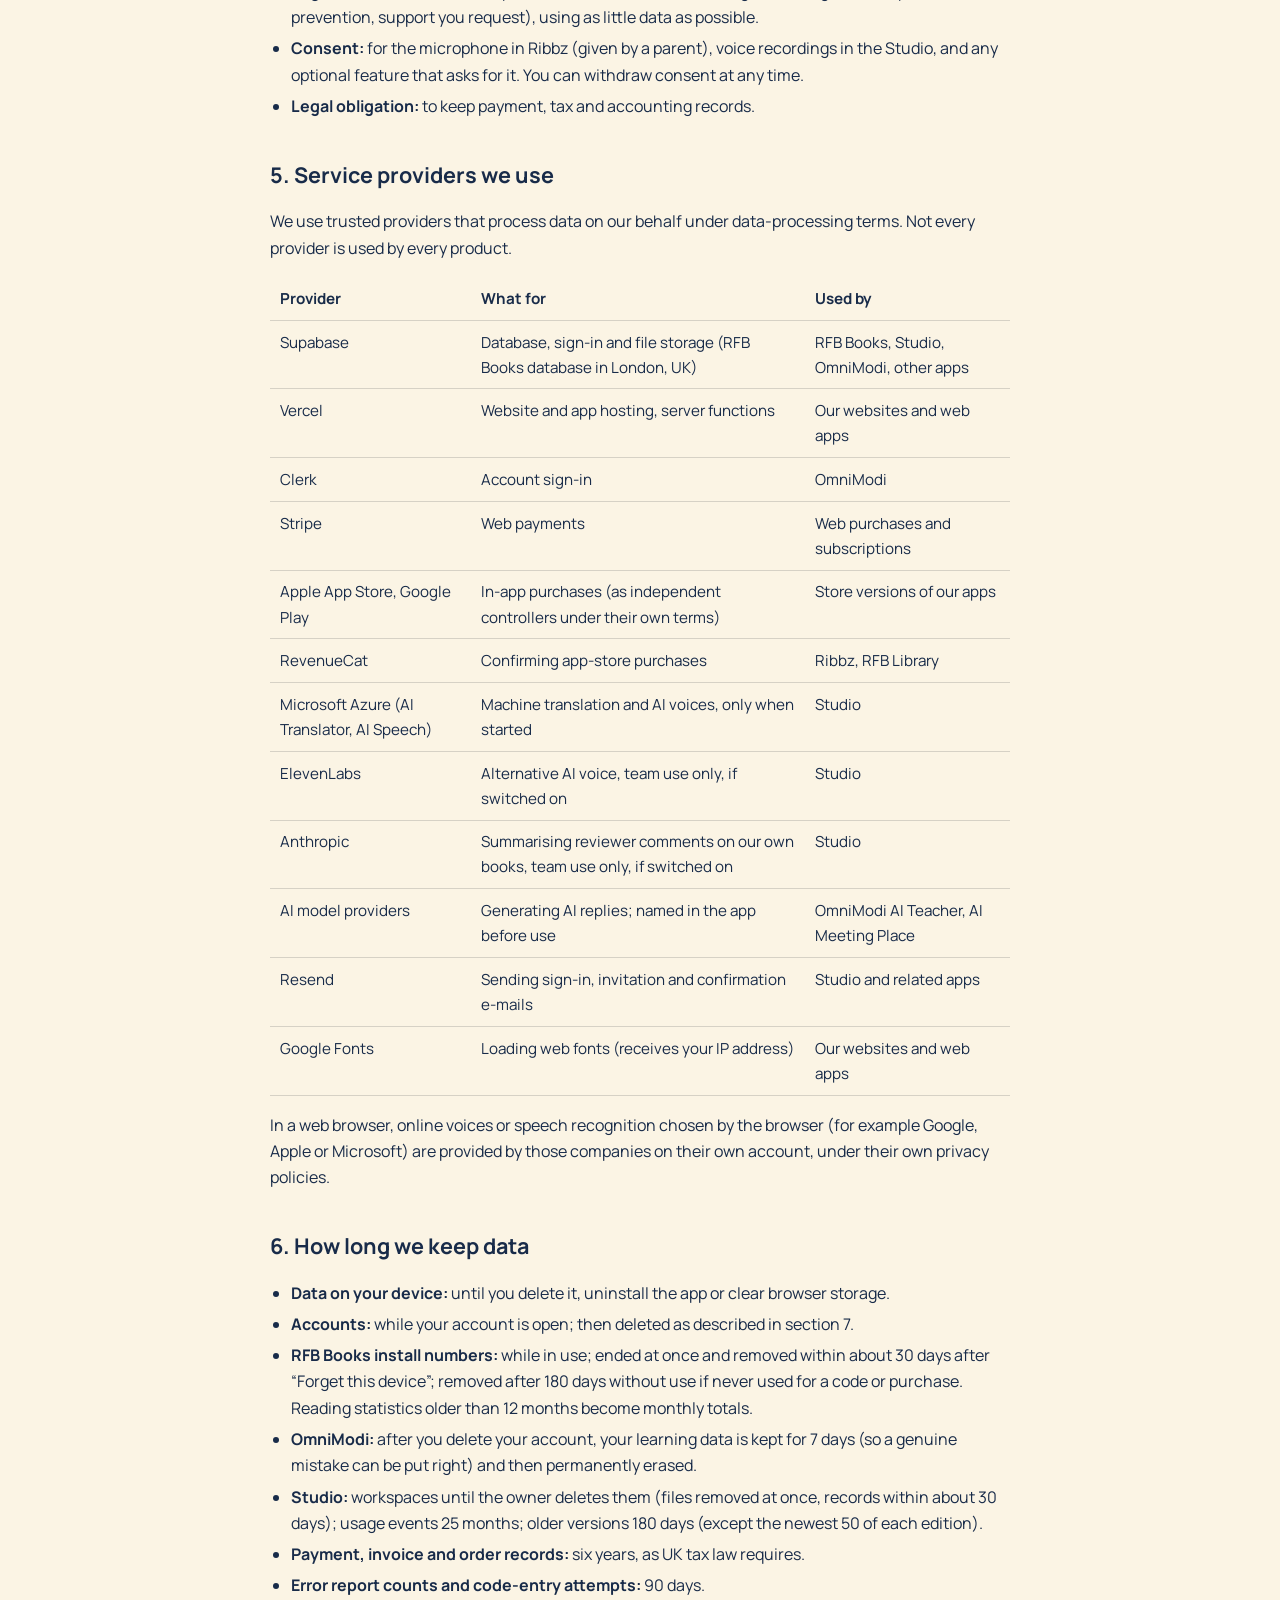
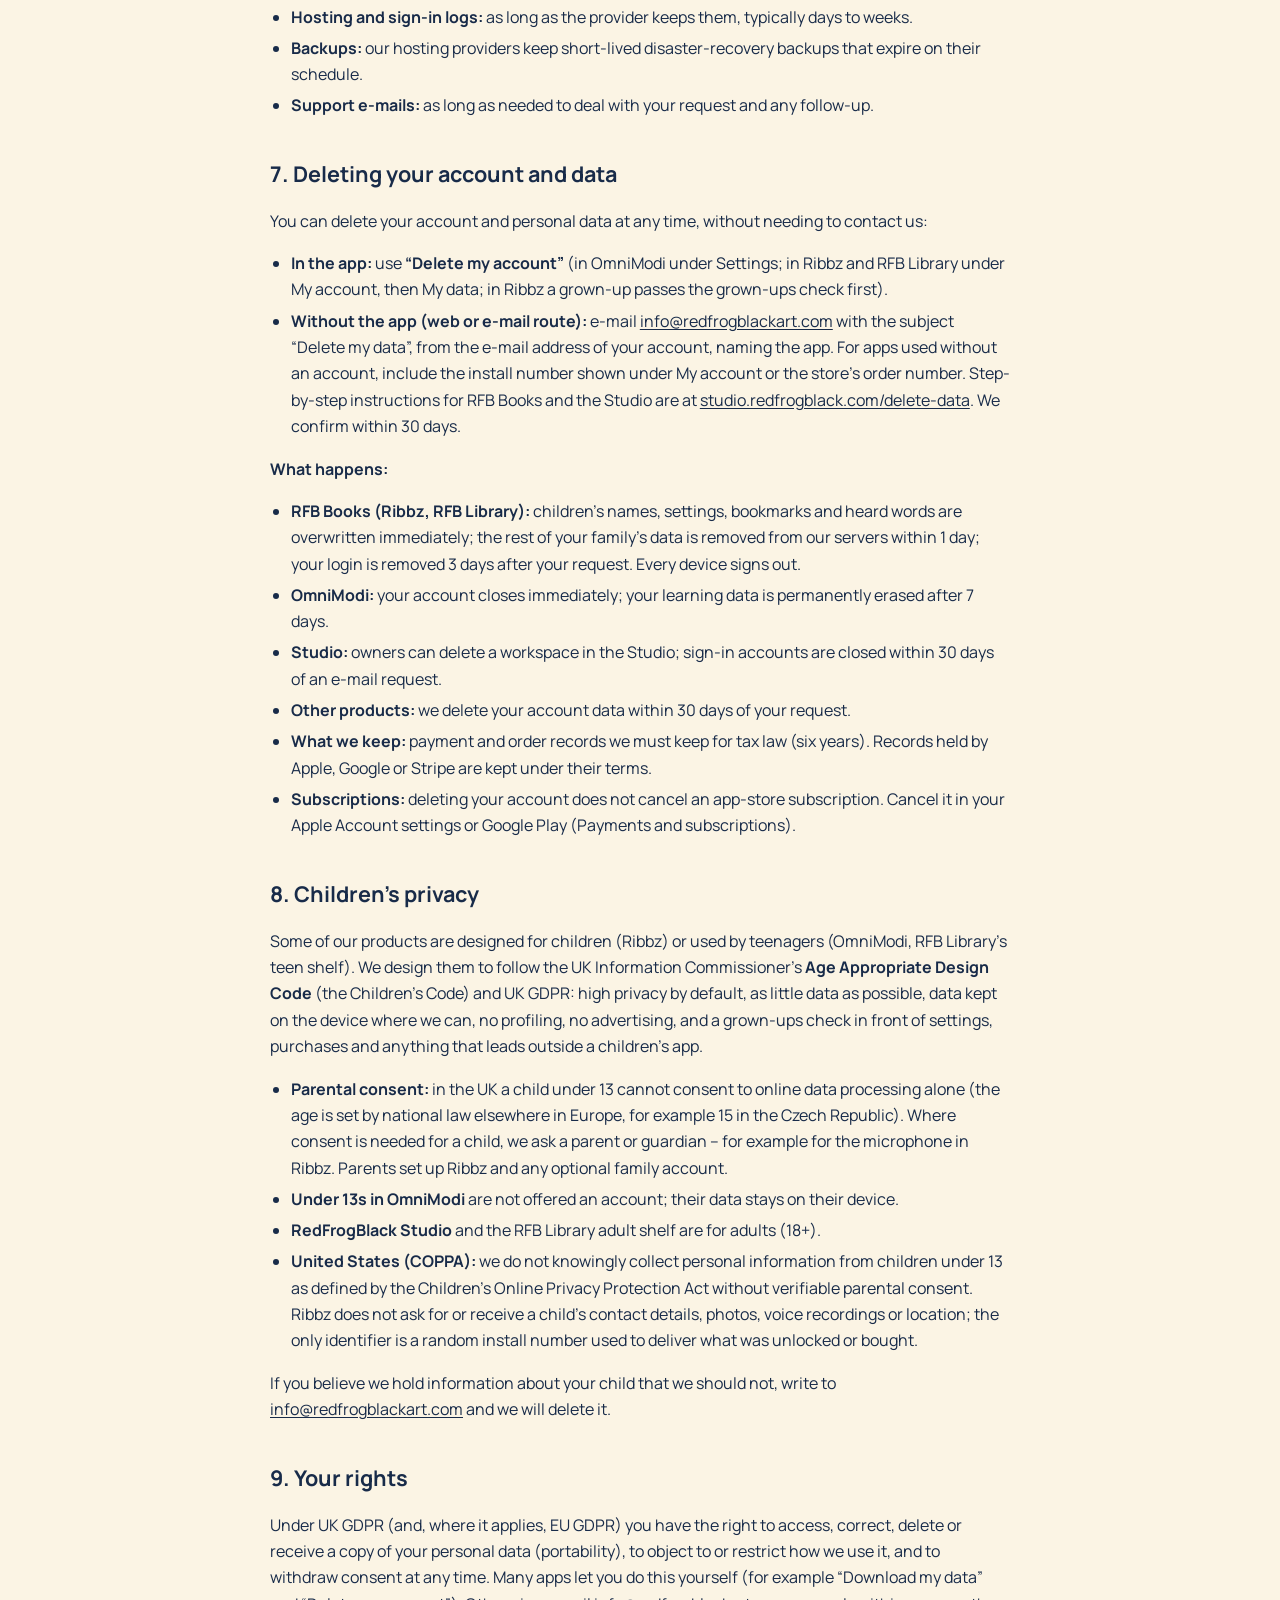
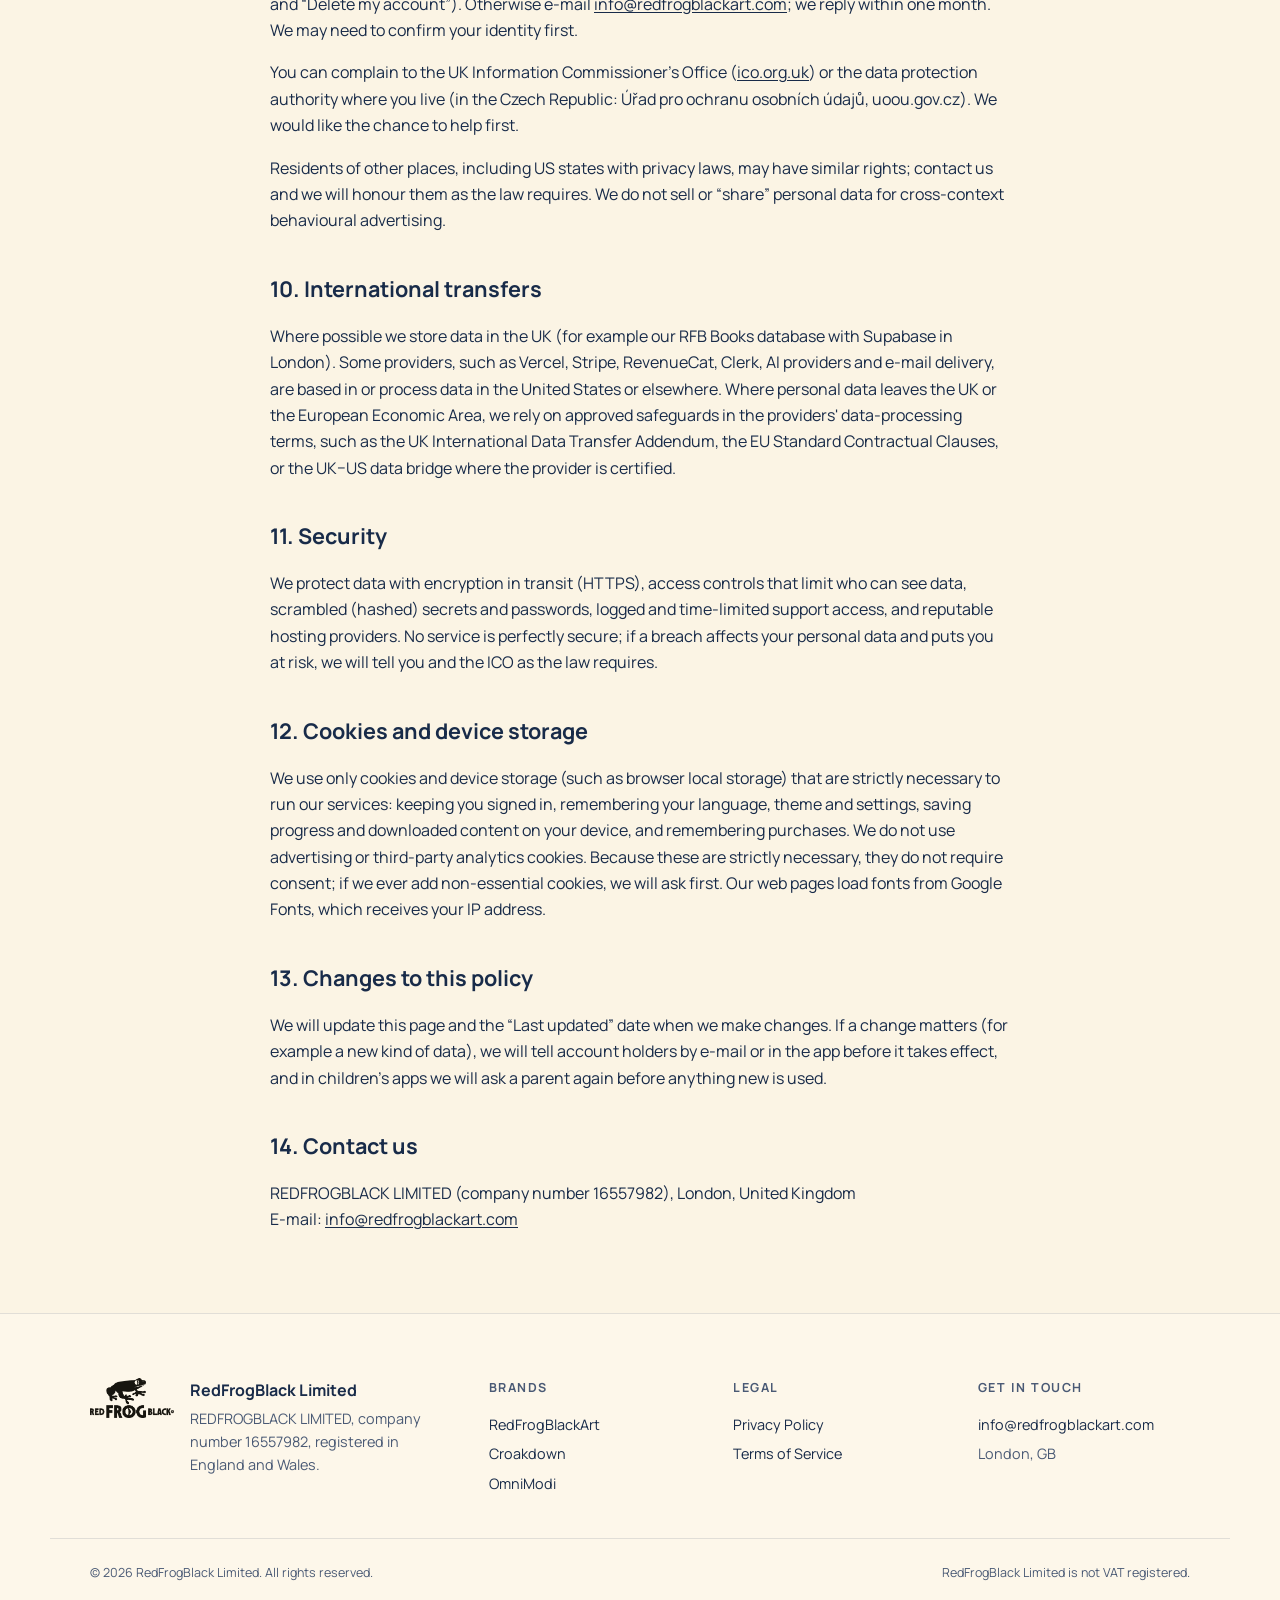
<file: privacy.html>
<!doctype html>
<html lang="en">
  <head>
    <meta charset="utf-8" />
    <meta name="viewport" content="width=device-width, initial-scale=1" />
    <title>Privacy Policy | RedFrogBlack Limited</title>
    <meta name="description" content="How RedFrogBlack Limited (OmniModi, CroakDown, RFB Books, AI Meeting Place, RedFrogBlack Studio) collects, uses and protects personal data." />
    <meta name="theme-color" content="#182b49" />
    <link rel="canonical" href="https://redfrogblack.com/privacy.html" />
    <link rel="icon" type="image/svg+xml" href="/assets/favicon.svg" />
    <link rel="preconnect" href="https://fonts.googleapis.com" />
    <link rel="preconnect" href="https://fonts.gstatic.com" crossorigin />
    <link href="https://fonts.googleapis.com/css2?family=Manrope:wght@400;500;600;700;800&display=swap" rel="stylesheet" />
    <link rel="stylesheet" href="/assets/style.css" />
    <script>
      (function() { try { var s = localStorage.getItem('rfb-theme'); if (s === 'light' || s === 'dark') document.documentElement.setAttribute('data-theme', s); } catch (e) {} })();
    </script>
    <style>
      .legal { padding: 7rem 0 4rem; }
      .legal .container { max-width: 820px; }
      .legal h1 { font-size: clamp(2rem, 4vw, 2.8rem); font-weight: 800; margin: 0 0 .5rem; line-height: 1.15; }
      .legal h2 { font-size: 1.35rem; font-weight: 700; margin: 2.4rem 0 .6rem; }
      .legal h3 { font-size: 1.05rem; font-weight: 700; margin: 1.6rem 0 .4rem; }
      .legal p, .legal li, .legal td, .legal th { line-height: 1.65; }
      .legal ul { padding-left: 1.3rem; }
      .legal li { margin: .3rem 0; }
      .legal a { text-decoration: underline; text-underline-offset: 2px; }
      .legal .updated { opacity: .75; margin-bottom: 2rem; }
      .legal .summary { border: 1px solid currentColor; border-color: rgba(127,127,127,.35); border-radius: 14px; padding: 1rem 1.4rem; margin: 1.5rem 0; }
      .legal table { width: 100%; border-collapse: collapse; margin: 1rem 0; font-size: .95rem; }
      .legal th, .legal td { text-align: left; vertical-align: top; padding: .55rem .6rem; border-bottom: 1px solid rgba(127,127,127,.3); }
      .legal .toc { columns: 2; column-gap: 2rem; }
      @media (max-width: 640px) { .legal .toc { columns: 1; } .legal table { display: block; overflow-x: auto; } }
    </style>
  </head>
  <body>
    <a href="#main" class="visually-hidden">Skip to content</a>
    <header class="site-header" role="banner">
      <div class="container header-inner">
        <a href="/" class="brand" aria-label="RedFrogBlack home">
          <img class="brand-logo brand-logo-dark" src="/images/rfba-logo-dark.png" alt="RedFrogBlack" />
          <img class="brand-logo brand-logo-light" src="/images/rfba-logo.png" alt="RedFrogBlack" />
        </a>
        <nav class="site-nav" aria-label="Primary">
          <a href="/#studio">Studio</a>
          <a href="/#brands">Brands</a>
          <a href="/privacy.html">Privacy</a>
          <a href="/terms.html">Terms</a>
          <button class="theme-toggle" type="button" data-theme-toggle aria-label="Toggle light and dark theme">
            <svg class="moon" viewBox="0 0 24 24" fill="none" stroke="currentColor" stroke-width="2" stroke-linecap="round" stroke-linejoin="round" aria-hidden="true"><path d="M21 12.79A9 9 0 1 1 11.21 3 7 7 0 0 0 21 12.79z"/></svg>
            <svg class="sun" viewBox="0 0 24 24" fill="none" stroke="currentColor" stroke-width="2" stroke-linecap="round" stroke-linejoin="round" aria-hidden="true"><circle cx="12" cy="12" r="4"/><path d="M12 2v2M12 20v2M4.93 4.93l1.41 1.41M17.66 17.66l1.41 1.41M2 12h2M20 12h2M4.93 19.07l1.41-1.41M17.66 6.34l1.41-1.41"/></svg>
            <span>Theme</span>
          </button>
        </nav>
      </div>
    </header>
    <main id="main" class="legal">
      <div class="container">
        <h1>Privacy Policy</h1>
        <p class="updated">Last updated 26 October 2026</p>

        <div class="summary">
          <p><strong>The short version</strong></p>
          <ul>
            <li>We collect as little personal data as we can, and only to run the product you use.</li>
            <li>No advertising, no selling of personal data, and no third-party advertising trackers in our apps.</li>
            <li>Several of our apps work without an account; then your data stays on your device.</li>
            <li>You can delete your account in the app (&ldquo;Delete my account&rdquo;) or by e-mailing <a href="mailto:info@redfrogblackart.com">info@redfrogblackart.com</a>.</li>
            <li>Children's apps are designed to follow the UK Age Appropriate Design Code; a parent decides anything that matters.</li>
          </ul>
        </div>

        <h2>Contents</h2>
        <ol class="toc">
          <li><a href="#who">Who we are</a></li>
          <li><a href="#scope">What this policy covers</a></li>
          <li><a href="#products">What we collect, product by product</a></li>
          <li><a href="#bases">Why we use data (legal bases)</a></li>
          <li><a href="#processors">Service providers we use</a></li>
          <li><a href="#retention">How long we keep data</a></li>
          <li><a href="#deletion">Deleting your account and data</a></li>
          <li><a href="#children">Children's privacy</a></li>
          <li><a href="#rights">Your rights</a></li>
          <li><a href="#transfers">International transfers</a></li>
          <li><a href="#security">Security</a></li>
          <li><a href="#cookies">Cookies and device storage</a></li>
          <li><a href="#changes">Changes to this policy</a></li>
          <li><a href="#contact">Contact us</a></li>
        </ol>

        <h2 id="who">1. Who we are</h2>
        <p>This policy is issued by <strong>REDFROGBLACK LIMITED</strong> (&ldquo;RedFrogBlack&rdquo;, &ldquo;we&rdquo;, &ldquo;us&rdquo;), a private company registered in England and Wales under company number <strong>16557982</strong>. We trade under names including RedFrogBlack and OmniModi. We are the data controller for the personal data described here, unless we say otherwise below.</p>
        <p>Contact for all privacy matters: <a href="mailto:info@redfrogblackart.com">info@redfrogblackart.com</a>.</p>

        <h2 id="scope">2. What this policy covers</h2>
        <p>This policy covers our websites, web apps and the apps we publish on the Apple App Store and Google Play, including:</p>
        <ul>
          <li><strong>OmniModi</strong> &ndash; a GCSE revision app, including its AI Teacher feature;</li>
          <li><strong>RFB Books</strong> &ndash; <strong>Ribbz</strong> (reading and speech practice for children, including the <strong>Logopedie</strong> speech-practice module) and <strong>RFB Library</strong> (ebooks and audiobooks for teenagers and adults);</li>
          <li><strong>RedFrogBlack Studio</strong> &ndash; our book-production tool for the RedFrogBlack team and authors;</li>
          <li><strong>CroakDown</strong> &ndash; our game;</li>
          <li><strong>AI Meeting Place</strong> &ndash; our AI conversation app;</li>
          <li>our <strong>merchandise shop</strong> and our websites (including redfrogblack.com and redfrogblackart.com).</li>
        </ul>
        <p>Some products also have their own, more detailed privacy notice shown in the app (for example the Ribbz, RFB Library and Studio policies at studio.redfrogblack.com/privacy and OmniModi's policy in the OmniModi app). Where a product notice gives more detail, it adds to this policy; if the two ever conflict, the more protective statement applies.</p>

        <h2 id="products">3. What we collect, product by product</h2>

        <h3>All products</h3>
        <ul>
          <li><strong>Technical data:</strong> like every internet service, requests to our servers carry your device's IP address and basic technical details (such as browser or app version). Our hosting providers use these to deliver the service and keep it secure, in short-lived server logs. We do not use them to identify you or for advertising.</li>
          <li><strong>Error reports:</strong> if something breaks, an app may send a short technical message about the error. We remove anything personal before it is kept.</li>
          <li><strong>Messages to us:</strong> if you e-mail us or use a help or feedback form, we keep your message, your contact details and our reply to deal with your request.</li>
        </ul>

        <h3>OmniModi (GCSE revision and AI Teacher)</h3>
        <ul>
          <li><strong>Without an account:</strong> your study data stays in your browser's storage on your device and is not sent to us.</li>
          <li><strong>Age band:</strong> at first use you choose under 13, 13&ndash;17 or 18 and over. If you are under 13, no account option is offered.</li>
          <li><strong>With an account (13+):</strong> your e-mail address and sign-in details (handled by our sign-in provider, Clerk; we do not see your password), and your study set-up (subjects, exam boards, plan, age band, preferences), Planner tasks, study progress, exam-practice results, games history, and highlights or notes you add &ndash; so they follow you between devices. Free-text Planner task titles you type are stripped out before syncing.</li>
          <li><strong>AI Teacher:</strong> where the AI Teacher is available to you, the messages you send it are processed by an AI provider to generate a reply. Before your first message can reach an AI provider, the app shows a notice naming that provider. We do not allow AI providers to use your messages to train their models where their terms give us that choice.</li>
          <li><strong>Why:</strong> to provide revision tools and keep your progress in sync.</li>
        </ul>

        <h3>RFB Books: Ribbz (including Logopedie) and RFB Library</h3>
        <ul>
          <li><strong>On the device only:</strong> app language and settings, children's profiles in Ribbz (a first name or nickname and, optionally, an age), reading and speech-practice progress, the last page read, downloaded books and what the device has unlocked. In RFB Library, the answer to the 18+ check (yes/no only &ndash; never the date of birth).</li>
          <li><strong>Install number:</strong> only when a grown-up enters a code, buys something, or opens the plans in a store version, the app creates a random install number and secret. We keep the install number, a scrambled copy of the secret, the app, when it was created, the last day used and what was unlocked. It contains no name, e-mail, age, device identifier or location.</li>
          <li><strong>Optional account:</strong> e-mail address and sign-in method (Sign in with Apple, Google, e-mail and password, or a sign-in link); your name only if you type it; in Ribbz each child's first name or nickname and age (never a date of birth); device names (such as &ldquo;iPad&rdquo;) and when last used; places in books, bookmarks, settings and reading statistics (for Ribbz speech practice: counts of words read, skipped or helped, and up to 20 words to practise &ndash; never audio or transcripts). The statistics are only shown to you.</li>
          <li><strong>Microphone (Ribbz &ldquo;Read with me&rdquo; and speech practice):</strong> used only after a parent agrees and only while the microphone button is lit. We record and store nothing. Speech recognition is done by the device or browser; in the App Store and Google Play versions only on-device recognition is used. In a web browser that cannot recognise speech on the device, the browser may send the sound to its own speech service (for example Google, Apple or Microsoft) under its own privacy policy. RFB Library does not use the microphone.</li>
          <li><strong>Purchases:</strong> see &ldquo;Payments&rdquo; below.</li>
          <li><strong>Why:</strong> to deliver the books and features you unlocked and, if you choose, sync your family's reading across devices.</li>
        </ul>

        <h3>RedFrogBlack Studio (adults only, 18+)</h3>
        <ul>
          <li><strong>Account and team:</strong> e-mail address, a scrambled form of your password (or that you used Google or Apple sign-in), sign-up and sign-in times and sign-in security logs (IP address and browser), your name or nickname if given, your role in each workspace and invitations.</li>
          <li><strong>Your content:</strong> books, pages, notes, comments, pictures, recordings, exports and change history. For personal data inside content an author uploads, the author decides what goes in and we act as the author's processor.</li>
          <li><strong>Voice recordings</strong> and the narrator consent record kept with them. A child's voice may be recorded only with written consent from a parent or guardian.</li>
          <li><strong>Usage and plans:</strong> monthly AI voice and translation usage; plan and Stripe customer/subscription references when payments are switched on.</li>
          <li><strong>Support access:</strong> a time-limited, logged, read-only support view only when you ask for help.</li>
          <li><strong>AI features:</strong> text is sent to Microsoft Azure AI Translator or Azure AI Speech only when you start a translation or AI voice, and only the part being processed. Optional team-only tools may use ElevenLabs (AI voice) or Anthropic (to summarise reviewer comments on our own books); these are not used for authors' workspaces. Your books are not used to train AI.</li>
        </ul>

        <h3>CroakDown</h3>
        <p>We collect only what is needed to run the game, such as game settings and progress, technical data and, if you buy something, the purchase record described under &ldquo;Payments&rdquo;. If CroakDown offers an account or online features, the data used is limited to running those features, and the in-game or store privacy information will tell you what is collected.</p>

        <h3>AI Meeting Place</h3>
        <p>AI Meeting Place lets you hold conversations with AI. To provide it, the text (and any other content) you send is processed by our servers and by the AI model provider(s) that generate the replies, and your account details and conversation history are stored so you can return to them. The app tells you which AI providers are used. Do not share sensitive personal information in conversations. We do not use your conversations for advertising and do not sell them.</p>

        <h3>Merchandise shop</h3>
        <p>When you order from our shop we collect your name, delivery address, e-mail address, phone number if given, and what you ordered, to take payment, make and deliver your order, handle returns and keep accounting records. Payment card details are entered on the payment provider's checkout and are not seen or stored by us. Your order details are shared with the providers that run the shop, produce and deliver the goods, only for that purpose.</p>

        <h3>Payments (all products)</h3>
        <ul>
          <li><strong>App Store and Google Play:</strong> Apple or Google takes the payment under their own terms and privacy policies; we never see card details. For RFB Books, purchases are confirmed to us by RevenueCat using only the random install number and the store's transaction details.</li>
          <li><strong>On the web:</strong> you pay on Stripe's checkout page. Stripe handles the payment details you enter; we receive only references to what was bought, never card details.</li>
        </ul>

        <h3>What we never do</h3>
        <ul>
          <li>We do not sell or rent personal data.</li>
          <li>We do not show behavioural advertising or use advertising networks in our apps.</li>
          <li>We do not profile children or nudge them to spend more time or money.</li>
          <li>We do not collect precise location.</li>
        </ul>

        <h2 id="bases">4. Why we use data (legal bases under UK GDPR)</h2>
        <ul>
          <li><strong>Contract:</strong> to provide the app, account, content, purchases and orders you ask for.</li>
          <li><strong>Legitimate interests:</strong> to keep our services secure and working (server logs, error reports, abuse prevention, support you request), using as little data as possible.</li>
          <li><strong>Consent:</strong> for the microphone in Ribbz (given by a parent), voice recordings in the Studio, and any optional feature that asks for it. You can withdraw consent at any time.</li>
          <li><strong>Legal obligation:</strong> to keep payment, tax and accounting records.</li>
        </ul>

        <h2 id="processors">5. Service providers we use</h2>
        <p>We use trusted providers that process data on our behalf under data-processing terms. Not every provider is used by every product.</p>
        <table>
          <thead><tr><th>Provider</th><th>What for</th><th>Used by</th></tr></thead>
          <tbody>
            <tr><td>Supabase</td><td>Database, sign-in and file storage (RFB Books database in London, UK)</td><td>RFB Books, Studio, OmniModi, other apps</td></tr>
            <tr><td>Vercel</td><td>Website and app hosting, server functions</td><td>Our websites and web apps</td></tr>
            <tr><td>Clerk</td><td>Account sign-in</td><td>OmniModi</td></tr>
            <tr><td>Stripe</td><td>Web payments</td><td>Web purchases and subscriptions</td></tr>
            <tr><td>Apple App Store, Google Play</td><td>In-app purchases (as independent controllers under their own terms)</td><td>Store versions of our apps</td></tr>
            <tr><td>RevenueCat</td><td>Confirming app-store purchases</td><td>Ribbz, RFB Library</td></tr>
            <tr><td>Microsoft Azure (AI Translator, AI Speech)</td><td>Machine translation and AI voices, only when started</td><td>Studio</td></tr>
            <tr><td>ElevenLabs</td><td>Alternative AI voice, team use only, if switched on</td><td>Studio</td></tr>
            <tr><td>Anthropic</td><td>Summarising reviewer comments on our own books, team use only, if switched on</td><td>Studio</td></tr>
            <tr><td>AI model providers</td><td>Generating AI replies; named in the app before use</td><td>OmniModi AI Teacher, AI Meeting Place</td></tr>
            <tr><td>Resend</td><td>Sending sign-in, invitation and confirmation e-mails</td><td>Studio and related apps</td></tr>
            <tr><td>Google Fonts</td><td>Loading web fonts (receives your IP address)</td><td>Our websites and web apps</td></tr>
          </tbody>
        </table>
        <p>In a web browser, online voices or speech recognition chosen by the browser (for example Google, Apple or Microsoft) are provided by those companies on their own account, under their own privacy policies.</p>

        <h2 id="retention">6. How long we keep data</h2>
        <ul>
          <li><strong>Data on your device:</strong> until you delete it, uninstall the app or clear browser storage.</li>
          <li><strong>Accounts:</strong> while your account is open; then deleted as described in section 7.</li>
          <li><strong>RFB Books install numbers:</strong> while in use; ended at once and removed within about 30 days after &ldquo;Forget this device&rdquo;; removed after 180 days without use if never used for a code or purchase. Reading statistics older than 12 months become monthly totals.</li>
          <li><strong>OmniModi:</strong> after you delete your account, your learning data is kept for 7 days (so a genuine mistake can be put right) and then permanently erased.</li>
          <li><strong>Studio:</strong> workspaces until the owner deletes them (files removed at once, records within about 30 days); usage events 25 months; older versions 180 days (except the newest 50 of each edition).</li>
          <li><strong>Payment, invoice and order records:</strong> six years, as UK tax law requires.</li>
          <li><strong>Error report counts and code-entry attempts:</strong> 90 days.</li>
          <li><strong>Hosting and sign-in logs:</strong> as long as the provider keeps them, typically days to weeks.</li>
          <li><strong>Backups:</strong> our hosting providers keep short-lived disaster-recovery backups that expire on their schedule.</li>
          <li><strong>Support e-mails:</strong> as long as needed to deal with your request and any follow-up.</li>
        </ul>

        <h2 id="deletion">7. Deleting your account and data</h2>
        <p>You can delete your account and personal data at any time, without needing to contact us:</p>
        <ul>
          <li><strong>In the app:</strong> use <strong>&ldquo;Delete my account&rdquo;</strong> (in OmniModi under Settings; in Ribbz and RFB Library under My account, then My data; in Ribbz a grown-up passes the grown-ups check first).</li>
          <li><strong>Without the app (web or e-mail route):</strong> e-mail <a href="mailto:info@redfrogblackart.com?subject=Delete%20my%20data">info@redfrogblackart.com</a> with the subject &ldquo;Delete my data&rdquo;, from the e-mail address of your account, naming the app. For apps used without an account, include the install number shown under My account or the store's order number. Step-by-step instructions for RFB Books and the Studio are at <a href="https://studio.redfrogblack.com/delete-data">studio.redfrogblack.com/delete-data</a>. We confirm within 30 days.</li>
        </ul>
        <p><strong>What happens:</strong></p>
        <ul>
          <li><strong>RFB Books (Ribbz, RFB Library):</strong> children's names, settings, bookmarks and heard words are overwritten immediately; the rest of your family's data is removed from our servers within 1 day; your login is removed 3 days after your request. Every device signs out.</li>
          <li><strong>OmniModi:</strong> your account closes immediately; your learning data is permanently erased after 7 days.</li>
          <li><strong>Studio:</strong> owners can delete a workspace in the Studio; sign-in accounts are closed within 30 days of an e-mail request.</li>
          <li><strong>Other products:</strong> we delete your account data within 30 days of your request.</li>
          <li><strong>What we keep:</strong> payment and order records we must keep for tax law (six years). Records held by Apple, Google or Stripe are kept under their terms.</li>
          <li><strong>Subscriptions:</strong> deleting your account does not cancel an app-store subscription. Cancel it in your Apple Account settings or Google Play (Payments and subscriptions).</li>
        </ul>

        <h2 id="children">8. Children's privacy</h2>
        <p>Some of our products are designed for children (Ribbz) or used by teenagers (OmniModi, RFB Library's teen shelf). We design them to follow the UK Information Commissioner's <strong>Age Appropriate Design Code</strong> (the Children's Code) and UK GDPR: high privacy by default, as little data as possible, data kept on the device where we can, no profiling, no advertising, and a grown-ups check in front of settings, purchases and anything that leads outside a children's app.</p>
        <ul>
          <li><strong>Parental consent:</strong> in the UK a child under 13 cannot consent to online data processing alone (the age is set by national law elsewhere in Europe, for example 15 in the Czech Republic). Where consent is needed for a child, we ask a parent or guardian &ndash; for example for the microphone in Ribbz. Parents set up Ribbz and any optional family account.</li>
          <li><strong>Under 13s in OmniModi</strong> are not offered an account; their data stays on their device.</li>
          <li><strong>RedFrogBlack Studio</strong> and the RFB Library adult shelf are for adults (18+).</li>
          <li><strong>United States (COPPA):</strong> we do not knowingly collect personal information from children under 13 as defined by the Children's Online Privacy Protection Act without verifiable parental consent. Ribbz does not ask for or receive a child's contact details, photos, voice recordings or location; the only identifier is a random install number used to deliver what was unlocked or bought.</li>
        </ul>
        <p>If you believe we hold information about your child that we should not, write to <a href="mailto:info@redfrogblackart.com">info@redfrogblackart.com</a> and we will delete it.</p>

        <h2 id="rights">9. Your rights</h2>
        <p>Under UK GDPR (and, where it applies, EU GDPR) you have the right to access, correct, delete or receive a copy of your personal data (portability), to object to or restrict how we use it, and to withdraw consent at any time. Many apps let you do this yourself (for example &ldquo;Download my data&rdquo; and &ldquo;Delete my account&rdquo;). Otherwise e-mail <a href="mailto:info@redfrogblackart.com">info@redfrogblackart.com</a>; we reply within one month. We may need to confirm your identity first.</p>
        <p>You can complain to the UK Information Commissioner's Office (<a href="https://ico.org.uk" target="_blank" rel="noopener">ico.org.uk</a>) or the data protection authority where you live (in the Czech Republic: &Uacute;řad pro ochranu osobn&iacute;ch &uacute;dajů, uoou.gov.cz). We would like the chance to help first.</p>
        <p>Residents of other places, including US states with privacy laws, may have similar rights; contact us and we will honour them as the law requires. We do not sell or &ldquo;share&rdquo; personal data for cross-context behavioural advertising.</p>

        <h2 id="transfers">10. International transfers</h2>
        <p>Where possible we store data in the UK (for example our RFB Books database with Supabase in London). Some providers, such as Vercel, Stripe, RevenueCat, Clerk, AI providers and e-mail delivery, are based in or process data in the United States or elsewhere. Where personal data leaves the UK or the European Economic Area, we rely on approved safeguards in the providers' data-processing terms, such as the UK International Data Transfer Addendum, the EU Standard Contractual Clauses, or the UK&ndash;US data bridge where the provider is certified.</p>

        <h2 id="security">11. Security</h2>
        <p>We protect data with encryption in transit (HTTPS), access controls that limit who can see data, scrambled (hashed) secrets and passwords, logged and time-limited support access, and reputable hosting providers. No service is perfectly secure; if a breach affects your personal data and puts you at risk, we will tell you and the ICO as the law requires.</p>

        <h2 id="cookies">12. Cookies and device storage</h2>
        <p>We use only cookies and device storage (such as browser local storage) that are strictly necessary to run our services: keeping you signed in, remembering your language, theme and settings, saving progress and downloaded content on your device, and remembering purchases. We do not use advertising or third-party analytics cookies. Because these are strictly necessary, they do not require consent; if we ever add non-essential cookies, we will ask first. Our web pages load fonts from Google Fonts, which receives your IP address.</p>

        <h2 id="changes">13. Changes to this policy</h2>
        <p>We will update this page and the &ldquo;Last updated&rdquo; date when we make changes. If a change matters (for example a new kind of data), we will tell account holders by e-mail or in the app before it takes effect, and in children's apps we will ask a parent again before anything new is used.</p>

        <h2 id="contact">14. Contact us</h2>
        <p>REDFROGBLACK LIMITED (company number 16557982), London, United Kingdom<br />
        E-mail: <a href="mailto:info@redfrogblackart.com">info@redfrogblackart.com</a></p>
      </div>
    </main>
    <footer class="site-footer">
      <div class="container footer-inner">
        <div class="footer-brand">
          <img class="footer-logo" src="/images/rfba-logo-dark.png" alt="RedFrogBlack" />
          <div>
            <p class="footer-name">RedFrogBlack Limited</p>
            <p class="footer-line">REDFROGBLACK LIMITED, company number 16557982, registered in England and Wales.</p>
          </div>
        </div>
        <nav class="footer-links" aria-label="Footer">
          <div>
            <p class="footer-heading">Brands</p>
            <a href="https://redfrogblackart.com" target="_blank" rel="noopener">RedFrogBlackArt</a>
            <a href="https://croakdown.com" target="_blank" rel="noopener">Croakdown</a>
            <a href="https://omnimodi.com" target="_blank" rel="noopener">OmniModi</a>
          </div>
          <div>
            <p class="footer-heading">Legal</p>
            <a href="/privacy.html">Privacy Policy</a>
            <a href="/terms.html">Terms of Service</a>
          </div>
          <div>
            <p class="footer-heading">Get in touch</p>
            <a href="mailto:info@redfrogblackart.com">info@redfrogblackart.com</a>
            <span class="footer-muted">London, GB</span>
          </div>
        </nav>
      </div>
      <div class="container footer-legal">
        <p>&copy; 2026 RedFrogBlack Limited. All rights reserved.</p>
        <p>RedFrogBlack Limited is not VAT registered.</p>
      </div>
    </footer>
    <script src="/assets/script.js" defer></script>
  </body>
</html>
</file>
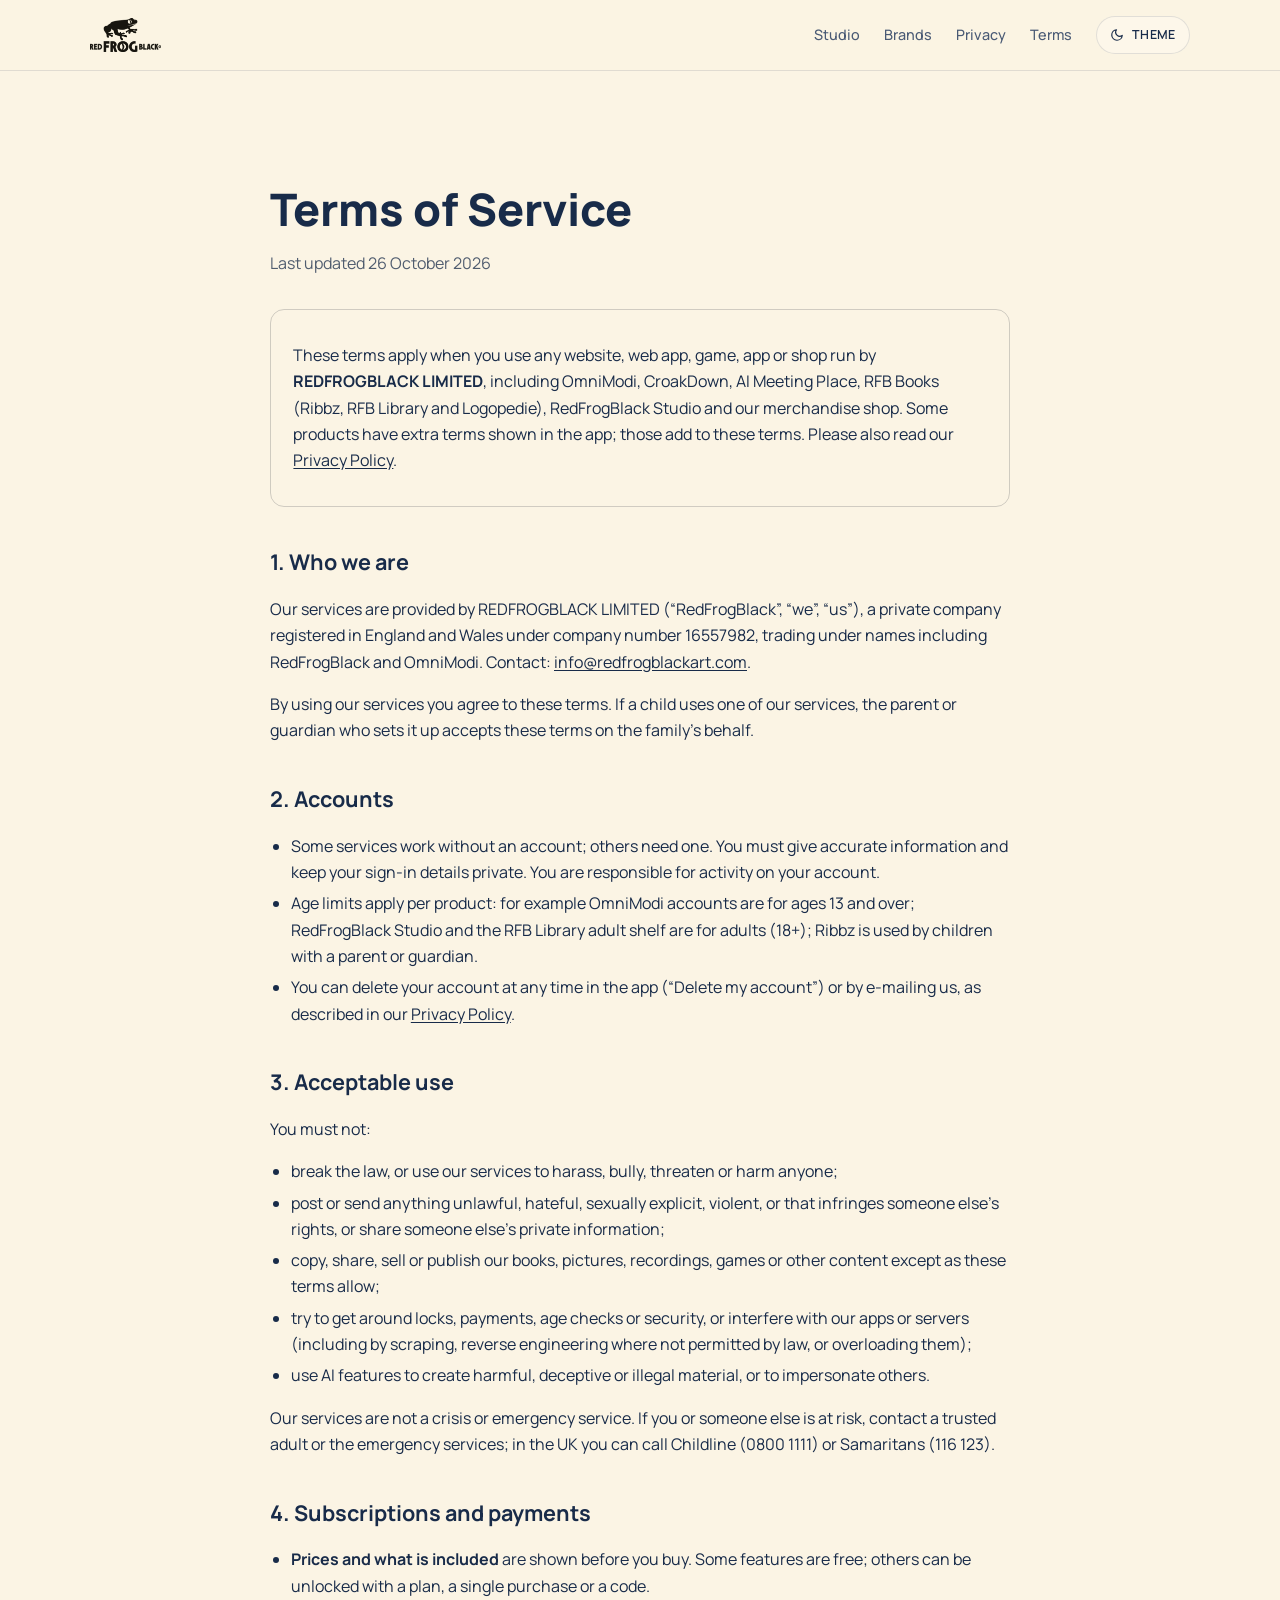
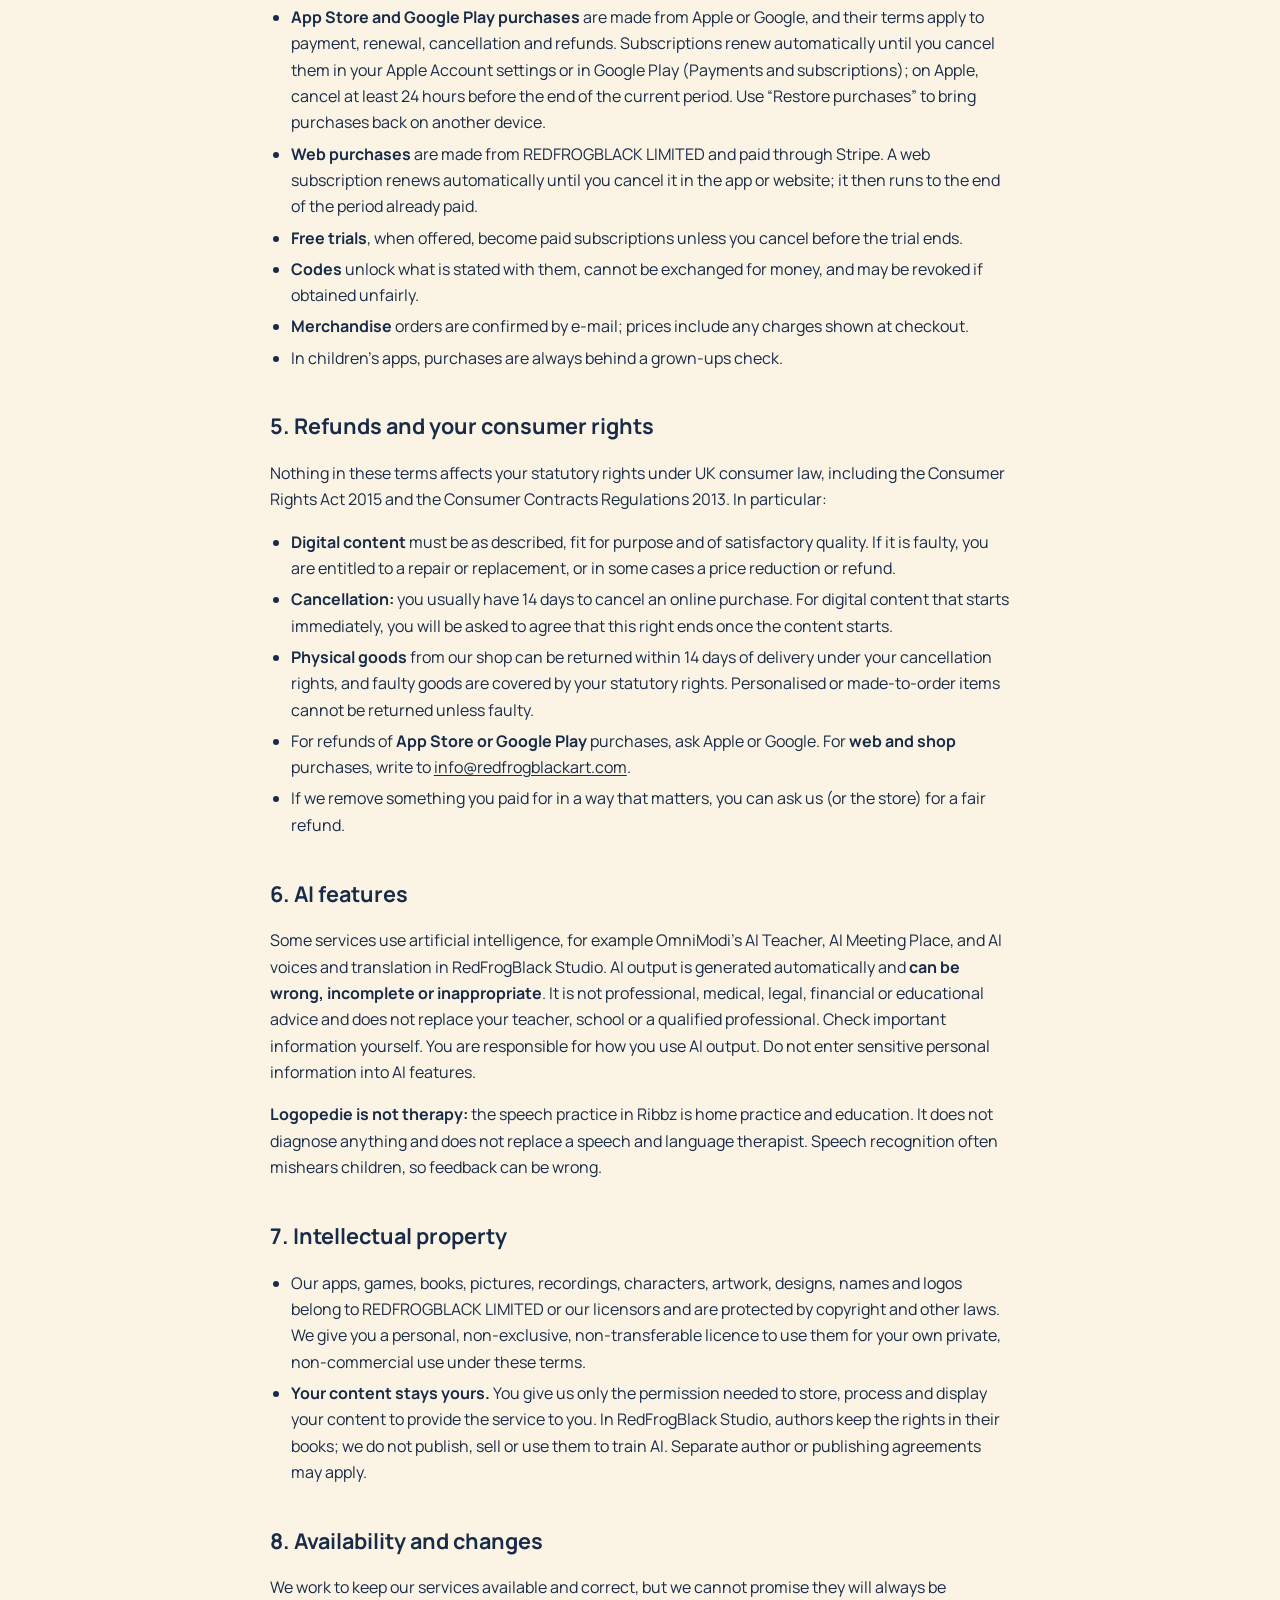
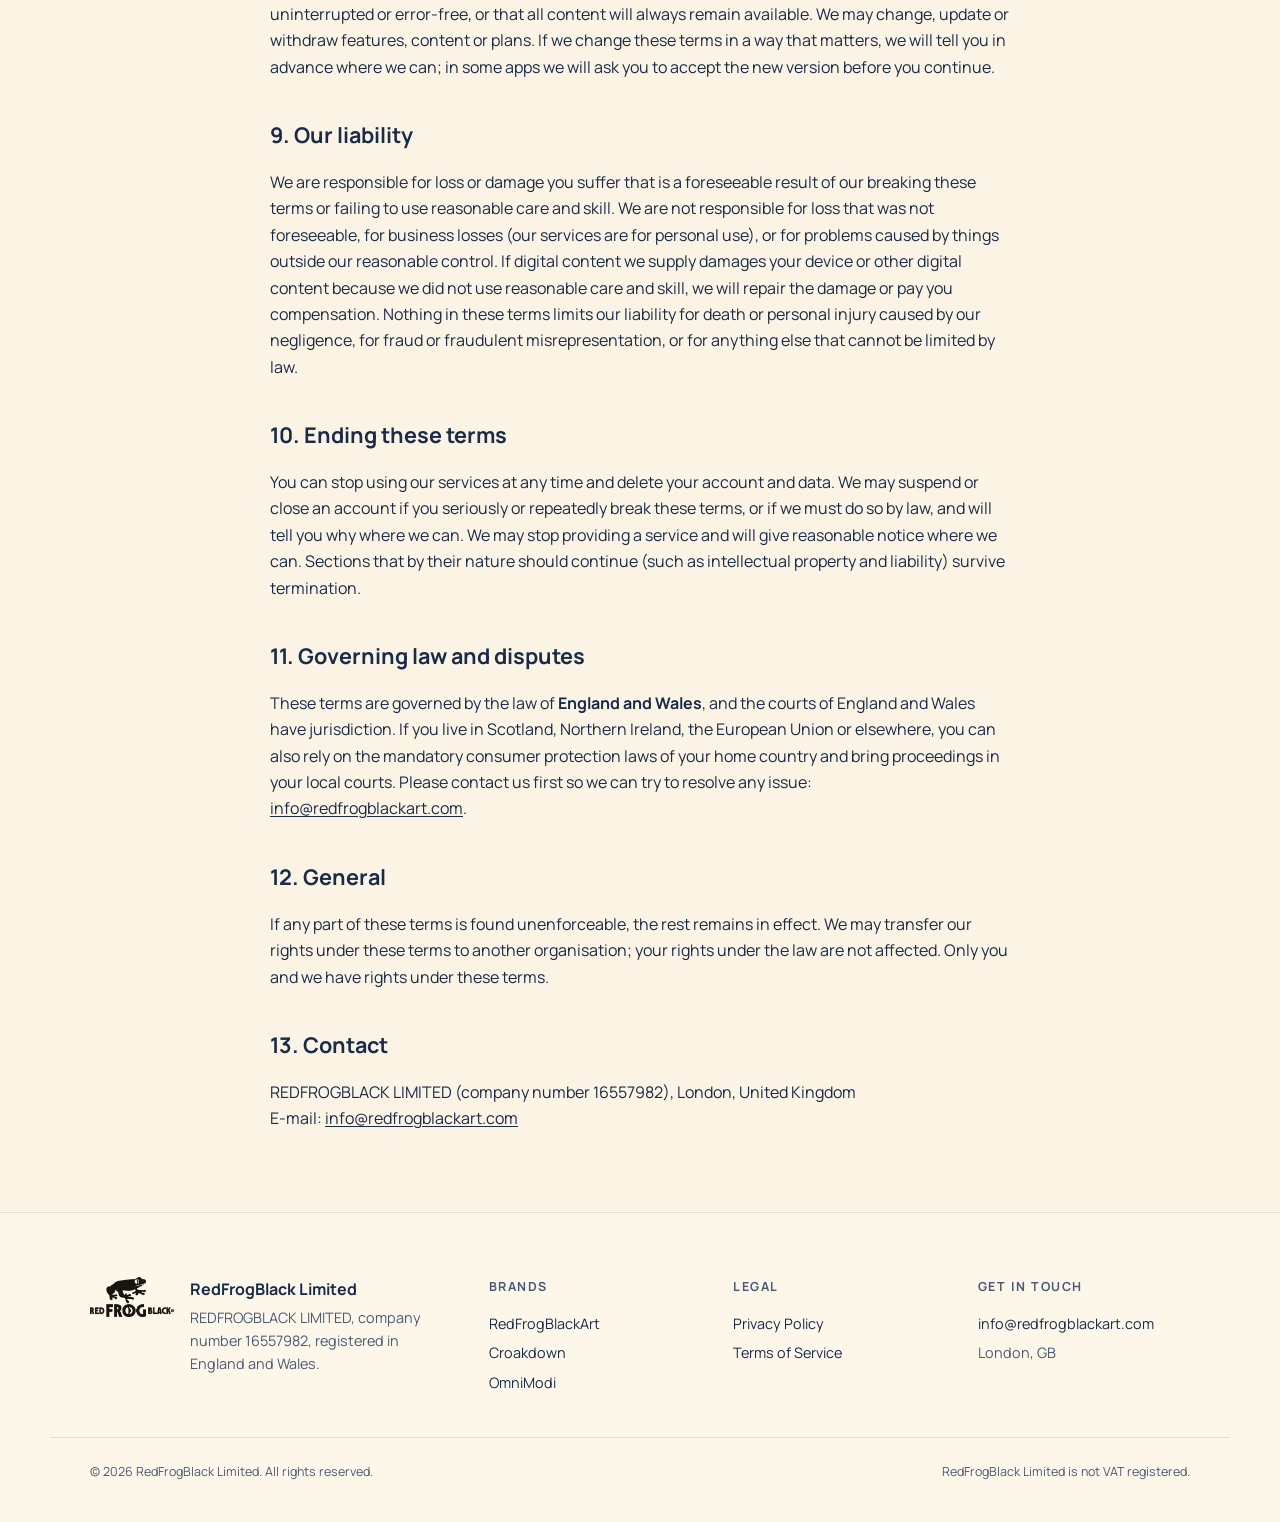
<file: terms.html>
<!doctype html>
<html lang="en">
  <head>
    <meta charset="utf-8" />
    <meta name="viewport" content="width=device-width, initial-scale=1" />
    <title>Terms of Service | RedFrogBlack Limited</title>
    <meta name="description" content="Terms of Service for the apps, websites and shop of RedFrogBlack Limited." />
    <meta name="theme-color" content="#182b49" />
    <link rel="canonical" href="https://redfrogblack.com/terms.html" />
    <link rel="icon" type="image/svg+xml" href="/assets/favicon.svg" />
    <link rel="preconnect" href="https://fonts.googleapis.com" />
    <link rel="preconnect" href="https://fonts.gstatic.com" crossorigin />
    <link href="https://fonts.googleapis.com/css2?family=Manrope:wght@400;500;600;700;800&display=swap" rel="stylesheet" />
    <link rel="stylesheet" href="/assets/style.css" />
    <script>
      (function() { try { var s = localStorage.getItem('rfb-theme'); if (s === 'light' || s === 'dark') document.documentElement.setAttribute('data-theme', s); } catch (e) {} })();
    </script>
    <style>
      .legal { padding: 7rem 0 4rem; }
      .legal .container { max-width: 820px; }
      .legal h1 { font-size: clamp(2rem, 4vw, 2.8rem); font-weight: 800; margin: 0 0 .5rem; line-height: 1.15; }
      .legal h2 { font-size: 1.35rem; font-weight: 700; margin: 2.4rem 0 .6rem; }
      .legal h3 { font-size: 1.05rem; font-weight: 700; margin: 1.6rem 0 .4rem; }
      .legal p, .legal li, .legal td, .legal th { line-height: 1.65; }
      .legal ul { padding-left: 1.3rem; }
      .legal li { margin: .3rem 0; }
      .legal a { text-decoration: underline; text-underline-offset: 2px; }
      .legal .updated { opacity: .75; margin-bottom: 2rem; }
      .legal .summary { border: 1px solid currentColor; border-color: rgba(127,127,127,.35); border-radius: 14px; padding: 1rem 1.4rem; margin: 1.5rem 0; }
      .legal table { width: 100%; border-collapse: collapse; margin: 1rem 0; font-size: .95rem; }
      .legal th, .legal td { text-align: left; vertical-align: top; padding: .55rem .6rem; border-bottom: 1px solid rgba(127,127,127,.3); }
      .legal .toc { columns: 2; column-gap: 2rem; }
      @media (max-width: 640px) { .legal .toc { columns: 1; } .legal table { display: block; overflow-x: auto; } }
    </style>
  </head>
  <body>
    <a href="#main" class="visually-hidden">Skip to content</a>
    <header class="site-header" role="banner">
      <div class="container header-inner">
        <a href="/" class="brand" aria-label="RedFrogBlack home">
          <img class="brand-logo brand-logo-dark" src="/images/rfba-logo-dark.png" alt="RedFrogBlack" />
          <img class="brand-logo brand-logo-light" src="/images/rfba-logo.png" alt="RedFrogBlack" />
        </a>
        <nav class="site-nav" aria-label="Primary">
          <a href="/#studio">Studio</a>
          <a href="/#brands">Brands</a>
          <a href="/privacy.html">Privacy</a>
          <a href="/terms.html">Terms</a>
          <button class="theme-toggle" type="button" data-theme-toggle aria-label="Toggle light and dark theme">
            <svg class="moon" viewBox="0 0 24 24" fill="none" stroke="currentColor" stroke-width="2" stroke-linecap="round" stroke-linejoin="round" aria-hidden="true"><path d="M21 12.79A9 9 0 1 1 11.21 3 7 7 0 0 0 21 12.79z"/></svg>
            <svg class="sun" viewBox="0 0 24 24" fill="none" stroke="currentColor" stroke-width="2" stroke-linecap="round" stroke-linejoin="round" aria-hidden="true"><circle cx="12" cy="12" r="4"/><path d="M12 2v2M12 20v2M4.93 4.93l1.41 1.41M17.66 17.66l1.41 1.41M2 12h2M20 12h2M4.93 19.07l1.41-1.41M17.66 6.34l1.41-1.41"/></svg>
            <span>Theme</span>
          </button>
        </nav>
      </div>
    </header>
    <main id="main" class="legal">
      <div class="container">
        <h1>Terms of Service</h1>
        <p class="updated">Last updated 26 October 2026</p>

        <div class="summary">
          <p>These terms apply when you use any website, web app, game, app or shop run by <strong>REDFROGBLACK LIMITED</strong>, including OmniModi, CroakDown, AI Meeting Place, RFB Books (Ribbz, RFB Library and Logopedie), RedFrogBlack Studio and our merchandise shop. Some products have extra terms shown in the app; those add to these terms. Please also read our <a href="/privacy.html">Privacy Policy</a>.</p>
        </div>

        <h2>1. Who we are</h2>
        <p>Our services are provided by REDFROGBLACK LIMITED (&ldquo;RedFrogBlack&rdquo;, &ldquo;we&rdquo;, &ldquo;us&rdquo;), a private company registered in England and Wales under company number 16557982, trading under names including RedFrogBlack and OmniModi. Contact: <a href="mailto:info@redfrogblackart.com">info@redfrogblackart.com</a>.</p>
        <p>By using our services you agree to these terms. If a child uses one of our services, the parent or guardian who sets it up accepts these terms on the family's behalf.</p>

        <h2>2. Accounts</h2>
        <ul>
          <li>Some services work without an account; others need one. You must give accurate information and keep your sign-in details private. You are responsible for activity on your account.</li>
          <li>Age limits apply per product: for example OmniModi accounts are for ages 13 and over; RedFrogBlack Studio and the RFB Library adult shelf are for adults (18+); Ribbz is used by children with a parent or guardian.</li>
          <li>You can delete your account at any time in the app (&ldquo;Delete my account&rdquo;) or by e-mailing us, as described in our <a href="/privacy.html#deletion">Privacy Policy</a>.</li>
        </ul>

        <h2>3. Acceptable use</h2>
        <p>You must not:</p>
        <ul>
          <li>break the law, or use our services to harass, bully, threaten or harm anyone;</li>
          <li>post or send anything unlawful, hateful, sexually explicit, violent, or that infringes someone else's rights, or share someone else's private information;</li>
          <li>copy, share, sell or publish our books, pictures, recordings, games or other content except as these terms allow;</li>
          <li>try to get around locks, payments, age checks or security, or interfere with our apps or servers (including by scraping, reverse engineering where not permitted by law, or overloading them);</li>
          <li>use AI features to create harmful, deceptive or illegal material, or to impersonate others.</li>
        </ul>
        <p>Our services are not a crisis or emergency service. If you or someone else is at risk, contact a trusted adult or the emergency services; in the UK you can call Childline (0800 1111) or Samaritans (116 123).</p>

        <h2>4. Subscriptions and payments</h2>
        <ul>
          <li><strong>Prices and what is included</strong> are shown before you buy. Some features are free; others can be unlocked with a plan, a single purchase or a code.</li>
          <li><strong>App Store and Google Play purchases</strong> are made from Apple or Google, and their terms apply to payment, renewal, cancellation and refunds. Subscriptions renew automatically until you cancel them in your Apple Account settings or in Google Play (Payments and subscriptions); on Apple, cancel at least 24 hours before the end of the current period. Use &ldquo;Restore purchases&rdquo; to bring purchases back on another device.</li>
          <li><strong>Web purchases</strong> are made from REDFROGBLACK LIMITED and paid through Stripe. A web subscription renews automatically until you cancel it in the app or website; it then runs to the end of the period already paid.</li>
          <li><strong>Free trials</strong>, when offered, become paid subscriptions unless you cancel before the trial ends.</li>
          <li><strong>Codes</strong> unlock what is stated with them, cannot be exchanged for money, and may be revoked if obtained unfairly.</li>
          <li><strong>Merchandise</strong> orders are confirmed by e-mail; prices include any charges shown at checkout.</li>
          <li>In children's apps, purchases are always behind a grown-ups check.</li>
        </ul>

        <h2>5. Refunds and your consumer rights</h2>
        <p>Nothing in these terms affects your statutory rights under UK consumer law, including the Consumer Rights Act 2015 and the Consumer Contracts Regulations 2013. In particular:</p>
        <ul>
          <li><strong>Digital content</strong> must be as described, fit for purpose and of satisfactory quality. If it is faulty, you are entitled to a repair or replacement, or in some cases a price reduction or refund.</li>
          <li><strong>Cancellation:</strong> you usually have 14 days to cancel an online purchase. For digital content that starts immediately, you will be asked to agree that this right ends once the content starts.</li>
          <li><strong>Physical goods</strong> from our shop can be returned within 14 days of delivery under your cancellation rights, and faulty goods are covered by your statutory rights. Personalised or made-to-order items cannot be returned unless faulty.</li>
          <li>For refunds of <strong>App Store or Google Play</strong> purchases, ask Apple or Google. For <strong>web and shop</strong> purchases, write to <a href="mailto:info@redfrogblackart.com">info@redfrogblackart.com</a>.</li>
          <li>If we remove something you paid for in a way that matters, you can ask us (or the store) for a fair refund.</li>
        </ul>

        <h2>6. AI features</h2>
        <p>Some services use artificial intelligence, for example OmniModi's AI Teacher, AI Meeting Place, and AI voices and translation in RedFrogBlack Studio. AI output is generated automatically and <strong>can be wrong, incomplete or inappropriate</strong>. It is not professional, medical, legal, financial or educational advice and does not replace your teacher, school or a qualified professional. Check important information yourself. You are responsible for how you use AI output. Do not enter sensitive personal information into AI features.</p>
        <p><strong>Logopedie is not therapy:</strong> the speech practice in Ribbz is home practice and education. It does not diagnose anything and does not replace a speech and language therapist. Speech recognition often mishears children, so feedback can be wrong.</p>

        <h2>7. Intellectual property</h2>
        <ul>
          <li>Our apps, games, books, pictures, recordings, characters, artwork, designs, names and logos belong to REDFROGBLACK LIMITED or our licensors and are protected by copyright and other laws. We give you a personal, non-exclusive, non-transferable licence to use them for your own private, non-commercial use under these terms.</li>
          <li><strong>Your content stays yours.</strong> You give us only the permission needed to store, process and display your content to provide the service to you. In RedFrogBlack Studio, authors keep the rights in their books; we do not publish, sell or use them to train AI. Separate author or publishing agreements may apply.</li>
        </ul>

        <h2>8. Availability and changes</h2>
        <p>We work to keep our services available and correct, but we cannot promise they will always be uninterrupted or error-free, or that all content will always remain available. We may change, update or withdraw features, content or plans. If we change these terms in a way that matters, we will tell you in advance where we can; in some apps we will ask you to accept the new version before you continue.</p>

        <h2>9. Our liability</h2>
        <p>We are responsible for loss or damage you suffer that is a foreseeable result of our breaking these terms or failing to use reasonable care and skill. We are not responsible for loss that was not foreseeable, for business losses (our services are for personal use), or for problems caused by things outside our reasonable control. If digital content we supply damages your device or other digital content because we did not use reasonable care and skill, we will repair the damage or pay you compensation. Nothing in these terms limits our liability for death or personal injury caused by our negligence, for fraud or fraudulent misrepresentation, or for anything else that cannot be limited by law.</p>

        <h2>10. Ending these terms</h2>
        <p>You can stop using our services at any time and delete your account and data. We may suspend or close an account if you seriously or repeatedly break these terms, or if we must do so by law, and will tell you why where we can. We may stop providing a service and will give reasonable notice where we can. Sections that by their nature should continue (such as intellectual property and liability) survive termination.</p>

        <h2>11. Governing law and disputes</h2>
        <p>These terms are governed by the law of <strong>England and Wales</strong>, and the courts of England and Wales have jurisdiction. If you live in Scotland, Northern Ireland, the European Union or elsewhere, you can also rely on the mandatory consumer protection laws of your home country and bring proceedings in your local courts. Please contact us first so we can try to resolve any issue: <a href="mailto:info@redfrogblackart.com">info@redfrogblackart.com</a>.</p>

        <h2>12. General</h2>
        <p>If any part of these terms is found unenforceable, the rest remains in effect. We may transfer our rights under these terms to another organisation; your rights under the law are not affected. Only you and we have rights under these terms.</p>

        <h2>13. Contact</h2>
        <p>REDFROGBLACK LIMITED (company number 16557982), London, United Kingdom<br />
        E-mail: <a href="mailto:info@redfrogblackart.com">info@redfrogblackart.com</a></p>
      </div>
    </main>
    <footer class="site-footer">
      <div class="container footer-inner">
        <div class="footer-brand">
          <img class="footer-logo" src="/images/rfba-logo-dark.png" alt="RedFrogBlack" />
          <div>
            <p class="footer-name">RedFrogBlack Limited</p>
            <p class="footer-line">REDFROGBLACK LIMITED, company number 16557982, registered in England and Wales.</p>
          </div>
        </div>
        <nav class="footer-links" aria-label="Footer">
          <div>
            <p class="footer-heading">Brands</p>
            <a href="https://redfrogblackart.com" target="_blank" rel="noopener">RedFrogBlackArt</a>
            <a href="https://croakdown.com" target="_blank" rel="noopener">Croakdown</a>
            <a href="https://omnimodi.com" target="_blank" rel="noopener">OmniModi</a>
          </div>
          <div>
            <p class="footer-heading">Legal</p>
            <a href="/privacy.html">Privacy Policy</a>
            <a href="/terms.html">Terms of Service</a>
          </div>
          <div>
            <p class="footer-heading">Get in touch</p>
            <a href="mailto:info@redfrogblackart.com">info@redfrogblackart.com</a>
            <span class="footer-muted">London, GB</span>
          </div>
        </nav>
      </div>
      <div class="container footer-legal">
        <p>&copy; 2026 RedFrogBlack Limited. All rights reserved.</p>
        <p>RedFrogBlack Limited is not VAT registered.</p>
      </div>
    </footer>
    <script src="/assets/script.js" defer></script>
  </body>
</html>
</file>
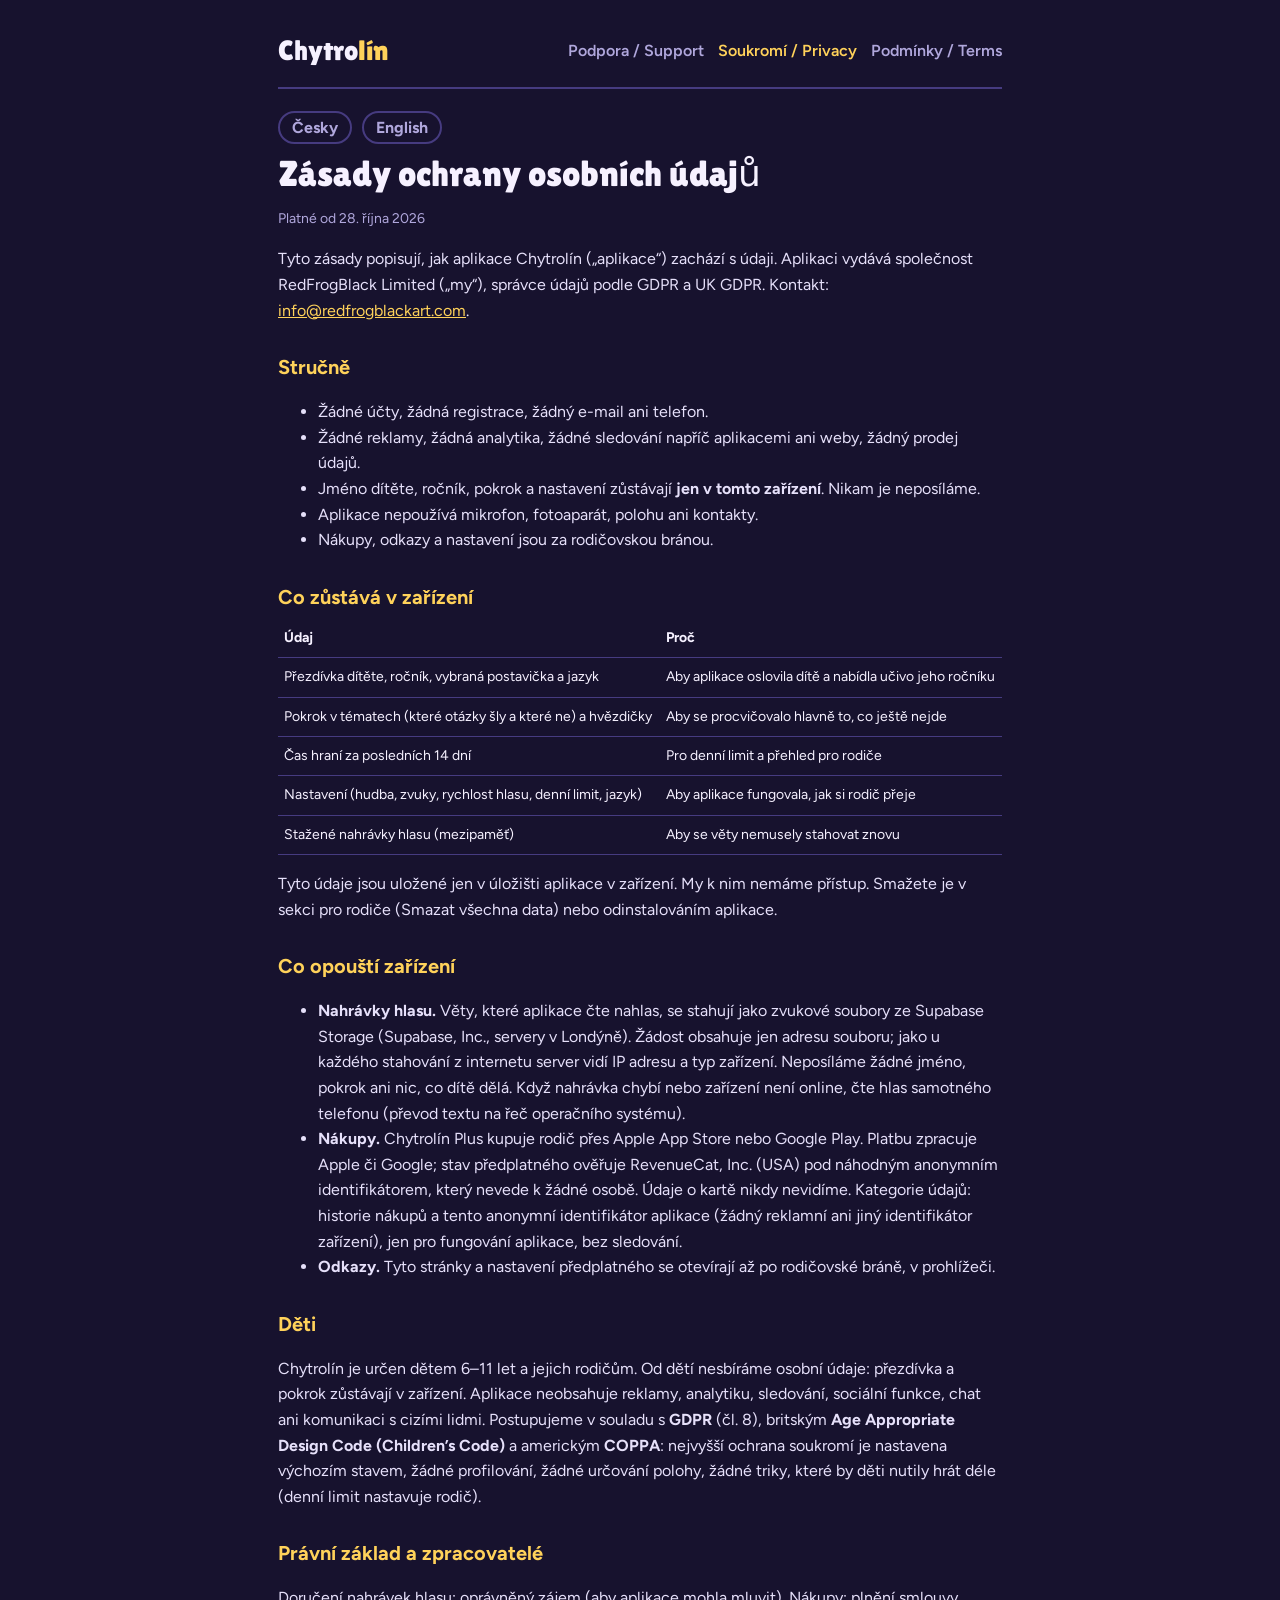
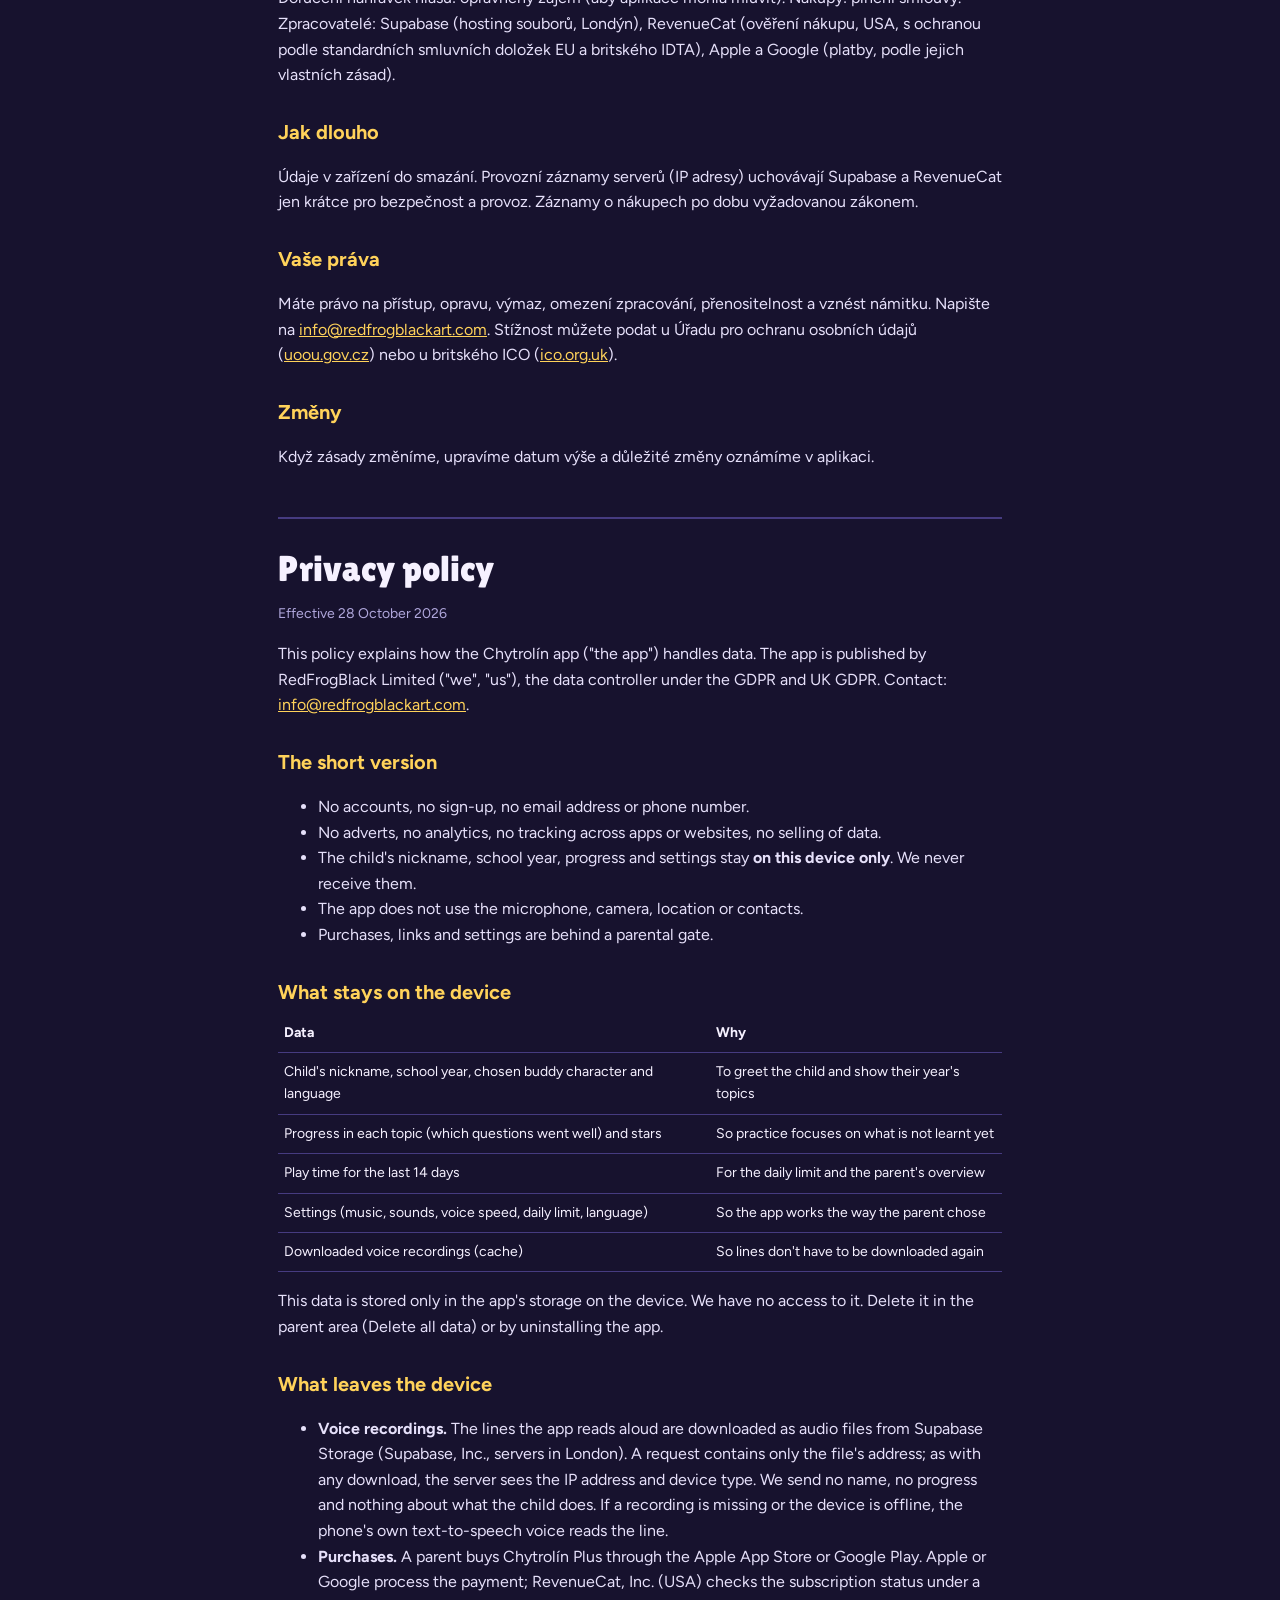
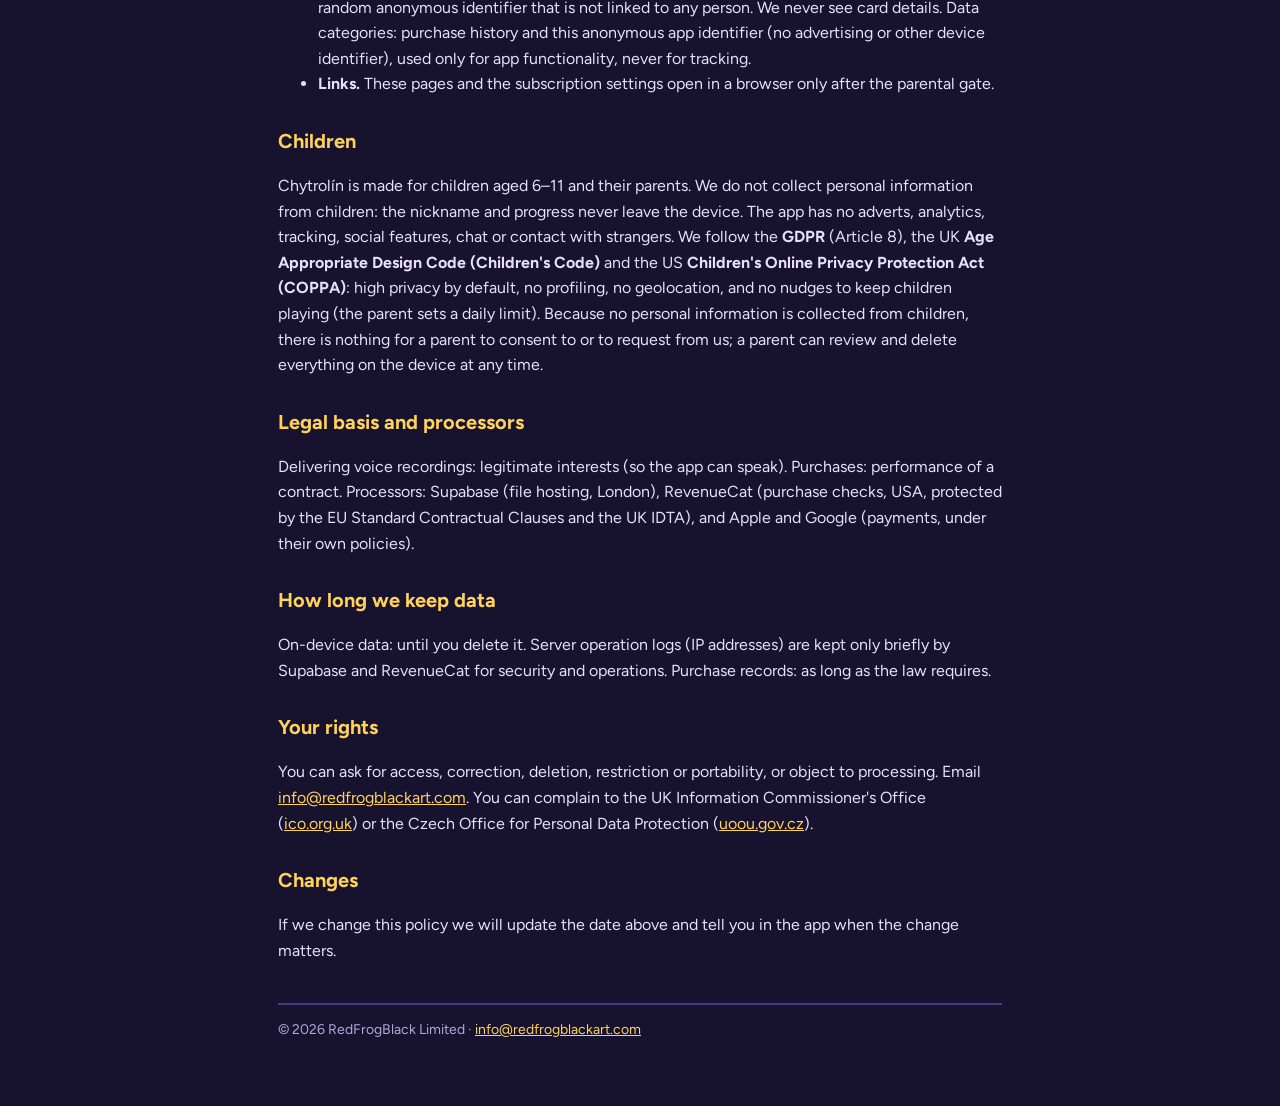
<file: chytrolin/privacy.html>
<!doctype html><html lang="cs"><head><meta charset="utf-8"><meta name="viewport" content="width=device-width,initial-scale=1,viewport-fit=cover">
<title>Chytrolín – Zásady ochrany soukromí / Privacy policy</title><meta name="description" content="Chytrolín: hravé učení pro 1. stupeň ZŠ. Bez reklam, bez sledování.">
<link rel="stylesheet" href="https://fonts.googleapis.com/css2?family=Lilita+One&family=Figtree:wght@400;600;800&display=swap">
<link rel="stylesheet" href="_style.css"></head><body><div class="w">
<header><a class="logo" href="index.html">Chytro<em>lín</em></a><nav><a href="support.html">Podpora / Support</a><a href="privacy.html" aria-current="page">Soukromí / Privacy</a><a href="terms.html">Podmínky / Terms</a></nav></header>
<p class="lang"><a href="#cs" lang="cs">Česky</a><a href="#en" lang="en">English</a></p>
<section id="cs" lang="cs">
<h1>Zásady ochrany osobních údajů</h1><p class="muted">Platné od 28. října 2026</p>
<p>Tyto zásady popisují, jak aplikace Chytrolín („aplikace“) zachází s údaji. Aplikaci vydává společnost RedFrogBlack Limited („my“), správce údajů podle GDPR a UK GDPR. Kontakt: <a href="mailto:info@redfrogblackart.com">info@redfrogblackart.com</a>.</p>
<h2>Stručně</h2>
<ul><li>Žádné účty, žádná registrace, žádný e-mail ani telefon.</li><li>Žádné reklamy, žádná analytika, žádné sledování napříč aplikacemi ani weby, žádný prodej údajů.</li><li>Jméno dítěte, ročník, pokrok a nastavení zůstávají <strong>jen v tomto zařízení</strong>. Nikam je neposíláme.</li><li>Aplikace nepoužívá mikrofon, fotoaparát, polohu ani kontakty.</li><li>Nákupy, odkazy a nastavení jsou za rodičovskou bránou.</li></ul>
<h2>Co zůstává v zařízení</h2>
<div class="wrapt"><table><tr><th>Údaj</th><th>Proč</th></tr>
<tr><td>Přezdívka dítěte, ročník, vybraná postavička a jazyk</td><td>Aby aplikace oslovila dítě a nabídla učivo jeho ročníku</td></tr>
<tr><td>Pokrok v tématech (které otázky šly a které ne) a hvězdičky</td><td>Aby se procvičovalo hlavně to, co ještě nejde</td></tr>
<tr><td>Čas hraní za posledních 14 dní</td><td>Pro denní limit a přehled pro rodiče</td></tr>
<tr><td>Nastavení (hudba, zvuky, rychlost hlasu, denní limit, jazyk)</td><td>Aby aplikace fungovala, jak si rodič přeje</td></tr>
<tr><td>Stažené nahrávky hlasu (mezipaměť)</td><td>Aby se věty nemusely stahovat znovu</td></tr></table></div>
<p>Tyto údaje jsou uložené jen v úložišti aplikace v zařízení. My k nim nemáme přístup. Smažete je v sekci pro rodiče (Smazat všechna data) nebo odinstalováním aplikace.</p>
<h2>Co opouští zařízení</h2>
<ul>
<li><strong>Nahrávky hlasu.</strong> Věty, které aplikace čte nahlas, se stahují jako zvukové soubory ze Supabase Storage (Supabase, Inc., servery v Londýně). Žádost obsahuje jen adresu souboru; jako u každého stahování z internetu server vidí IP adresu a typ zařízení. Neposíláme žádné jméno, pokrok ani nic, co dítě dělá. Když nahrávka chybí nebo zařízení není online, čte hlas samotného telefonu (převod textu na řeč operačního systému).</li>
<li><strong>Nákupy.</strong> Chytrolín Plus kupuje rodič přes Apple App Store nebo Google Play. Platbu zpracuje Apple či Google; stav předplatného ověřuje RevenueCat, Inc. (USA) pod náhodným anonymním identifikátorem, který nevede k žádné osobě. Údaje o kartě nikdy nevidíme. Kategorie údajů: historie nákupů a tento anonymní identifikátor aplikace (žádný reklamní ani jiný identifikátor zařízení), jen pro fungování aplikace, bez sledování.</li>
<li><strong>Odkazy.</strong> Tyto stránky a nastavení předplatného se otevírají až po rodičovské bráně, v prohlížeči.</li>
</ul>
<h2>Děti</h2>
<p>Chytrolín je určen dětem 6–11 let a jejich rodičům. Od dětí nesbíráme osobní údaje: přezdívka a pokrok zůstávají v zařízení. Aplikace neobsahuje reklamy, analytiku, sledování, sociální funkce, chat ani komunikaci s cizími lidmi. Postupujeme v souladu s <strong>GDPR</strong> (čl. 8), britským <strong>Age Appropriate Design Code (Children’s Code)</strong> a americkým <strong>COPPA</strong>: nejvyšší ochrana soukromí je nastavena výchozím stavem, žádné profilování, žádné určování polohy, žádné triky, které by děti nutily hrát déle (denní limit nastavuje rodič).</p>
<h2>Právní základ a zpracovatelé</h2>
<p>Doručení nahrávek hlasu: oprávněný zájem (aby aplikace mohla mluvit). Nákupy: plnění smlouvy. Zpracovatelé: Supabase (hosting souborů, Londýn), RevenueCat (ověření nákupu, USA, s ochranou podle standardních smluvních doložek EU a britského IDTA), Apple a Google (platby, podle jejich vlastních zásad).</p>
<h2>Jak dlouho</h2>
<p>Údaje v zařízení do smazání. Provozní záznamy serverů (IP adresy) uchovávají Supabase a RevenueCat jen krátce pro bezpečnost a provoz. Záznamy o nákupech po dobu vyžadovanou zákonem.</p>
<h2>Vaše práva</h2>
<p>Máte právo na přístup, opravu, výmaz, omezení zpracování, přenositelnost a vznést námitku. Napište na <a href="mailto:info@redfrogblackart.com">info@redfrogblackart.com</a>. Stížnost můžete podat u Úřadu pro ochranu osobních údajů (<a href="https://uoou.gov.cz">uoou.gov.cz</a>) nebo u britského ICO (<a href="https://ico.org.uk">ico.org.uk</a>).</p>
<h2>Změny</h2><p>Když zásady změníme, upravíme datum výše a důležité změny oznámíme v aplikaci.</p>
</section>

<section id="en" lang="en-GB">
<h1>Privacy policy</h1><p class="muted">Effective 28 October 2026</p>
<p>This policy explains how the Chytrolín app ("the app") handles data. The app is published by RedFrogBlack Limited ("we", "us"), the data controller under the GDPR and UK GDPR. Contact: <a href="mailto:info@redfrogblackart.com">info@redfrogblackart.com</a>.</p>
<h2>The short version</h2>
<ul><li>No accounts, no sign-up, no email address or phone number.</li><li>No adverts, no analytics, no tracking across apps or websites, no selling of data.</li><li>The child's nickname, school year, progress and settings stay <strong>on this device only</strong>. We never receive them.</li><li>The app does not use the microphone, camera, location or contacts.</li><li>Purchases, links and settings are behind a parental gate.</li></ul>
<h2>What stays on the device</h2>
<div class="wrapt"><table><tr><th>Data</th><th>Why</th></tr>
<tr><td>Child's nickname, school year, chosen buddy character and language</td><td>To greet the child and show their year's topics</td></tr>
<tr><td>Progress in each topic (which questions went well) and stars</td><td>So practice focuses on what is not learnt yet</td></tr>
<tr><td>Play time for the last 14 days</td><td>For the daily limit and the parent's overview</td></tr>
<tr><td>Settings (music, sounds, voice speed, daily limit, language)</td><td>So the app works the way the parent chose</td></tr>
<tr><td>Downloaded voice recordings (cache)</td><td>So lines don't have to be downloaded again</td></tr></table></div>
<p>This data is stored only in the app's storage on the device. We have no access to it. Delete it in the parent area (Delete all data) or by uninstalling the app.</p>
<h2>What leaves the device</h2>
<ul>
<li><strong>Voice recordings.</strong> The lines the app reads aloud are downloaded as audio files from Supabase Storage (Supabase, Inc., servers in London). A request contains only the file's address; as with any download, the server sees the IP address and device type. We send no name, no progress and nothing about what the child does. If a recording is missing or the device is offline, the phone's own text-to-speech voice reads the line.</li>
<li><strong>Purchases.</strong> A parent buys Chytrolín Plus through the Apple App Store or Google Play. Apple or Google process the payment; RevenueCat, Inc. (USA) checks the subscription status under a random anonymous identifier that is not linked to any person. We never see card details. Data categories: purchase history and this anonymous app identifier (no advertising or other device identifier), used only for app functionality, never for tracking.</li>
<li><strong>Links.</strong> These pages and the subscription settings open in a browser only after the parental gate.</li>
</ul>
<h2>Children</h2>
<p>Chytrolín is made for children aged 6–11 and their parents. We do not collect personal information from children: the nickname and progress never leave the device. The app has no adverts, analytics, tracking, social features, chat or contact with strangers. We follow the <strong>GDPR</strong> (Article 8), the UK <strong>Age Appropriate Design Code (Children's Code)</strong> and the US <strong>Children's Online Privacy Protection Act (COPPA)</strong>: high privacy by default, no profiling, no geolocation, and no nudges to keep children playing (the parent sets a daily limit). Because no personal information is collected from children, there is nothing for a parent to consent to or to request from us; a parent can review and delete everything on the device at any time.</p>
<h2>Legal basis and processors</h2>
<p>Delivering voice recordings: legitimate interests (so the app can speak). Purchases: performance of a contract. Processors: Supabase (file hosting, London), RevenueCat (purchase checks, USA, protected by the EU Standard Contractual Clauses and the UK IDTA), and Apple and Google (payments, under their own policies).</p>
<h2>How long we keep data</h2>
<p>On-device data: until you delete it. Server operation logs (IP addresses) are kept only briefly by Supabase and RevenueCat for security and operations. Purchase records: as long as the law requires.</p>
<h2>Your rights</h2>
<p>You can ask for access, correction, deletion, restriction or portability, or object to processing. Email <a href="mailto:info@redfrogblackart.com">info@redfrogblackart.com</a>. You can complain to the UK Information Commissioner's Office (<a href="https://ico.org.uk">ico.org.uk</a>) or the Czech Office for Personal Data Protection (<a href="https://uoou.gov.cz">uoou.gov.cz</a>).</p>
<h2>Changes</h2><p>If we change this policy we will update the date above and tell you in the app when the change matters.</p>
</section>
<footer class="muted">© 2026 RedFrogBlack Limited · <a href="mailto:info@redfrogblackart.com">info@redfrogblackart.com</a></footer></div></body></html>
</file>
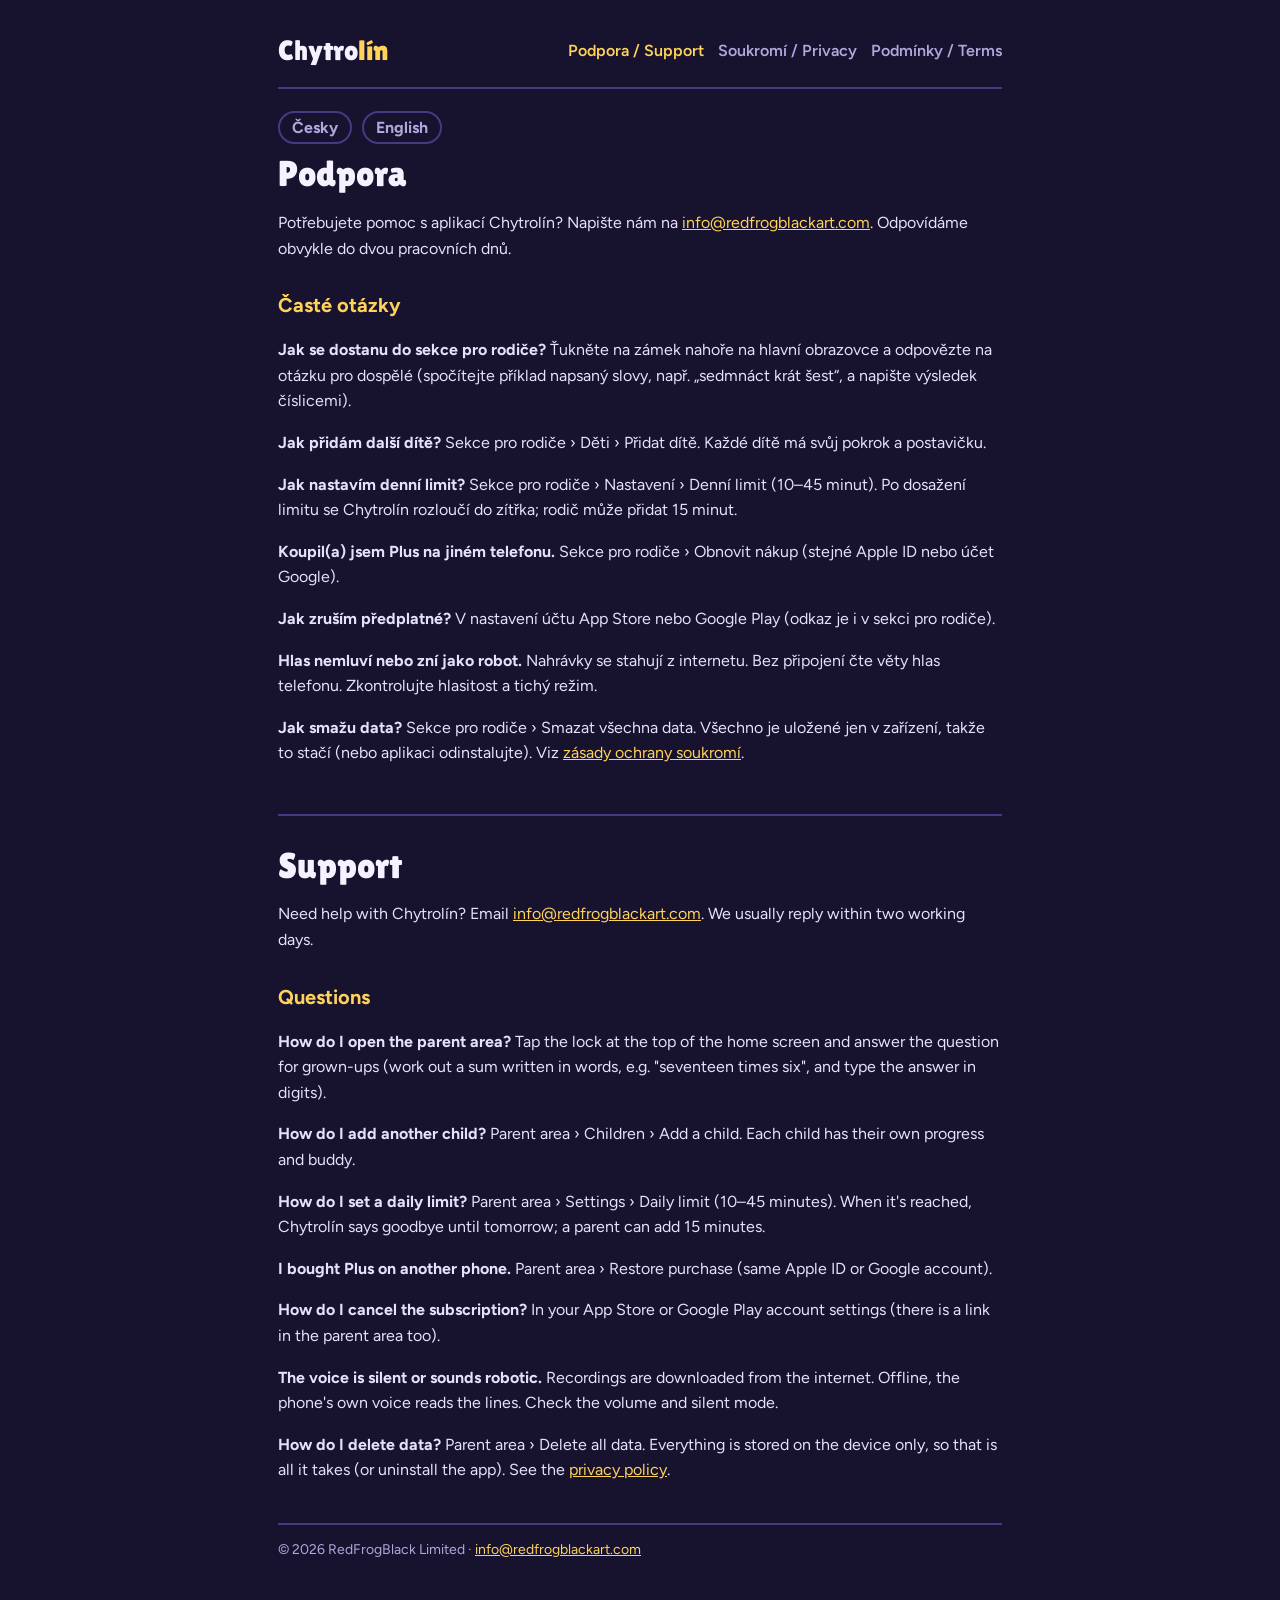
<file: chytrolin/support.html>
<!doctype html><html lang="cs"><head><meta charset="utf-8"><meta name="viewport" content="width=device-width,initial-scale=1,viewport-fit=cover">
<title>Chytrolín – Podpora / Support</title><meta name="description" content="Chytrolín: hravé učení pro 1. stupeň ZŠ. Bez reklam, bez sledování.">
<link rel="stylesheet" href="https://fonts.googleapis.com/css2?family=Lilita+One&family=Figtree:wght@400;600;800&display=swap">
<link rel="stylesheet" href="_style.css"></head><body><div class="w">
<header><a class="logo" href="index.html">Chytro<em>lín</em></a><nav><a href="support.html" aria-current="page">Podpora / Support</a><a href="privacy.html">Soukromí / Privacy</a><a href="terms.html">Podmínky / Terms</a></nav></header>
<p class="lang"><a href="#cs" lang="cs">Česky</a><a href="#en" lang="en">English</a></p>
<section id="cs" lang="cs">
<h1>Podpora</h1>
<p>Potřebujete pomoc s aplikací Chytrolín? Napište nám na <a href="mailto:info@redfrogblackart.com">info@redfrogblackart.com</a>. Odpovídáme obvykle do dvou pracovních dnů.</p>
<h2>Časté otázky</h2>
<p><strong>Jak se dostanu do sekce pro rodiče?</strong> Ťukněte na zámek nahoře na hlavní obrazovce a odpovězte na otázku pro dospělé (spočítejte příklad napsaný slovy, např. „sedmnáct krát šest“, a napište výsledek číslicemi).</p>
<p><strong>Jak přidám další dítě?</strong> Sekce pro rodiče › Děti › Přidat dítě. Každé dítě má svůj pokrok a postavičku.</p>
<p><strong>Jak nastavím denní limit?</strong> Sekce pro rodiče › Nastavení › Denní limit (10–45 minut). Po dosažení limitu se Chytrolín rozloučí do zítřka; rodič může přidat 15 minut.</p>
<p><strong>Koupil(a) jsem Plus na jiném telefonu.</strong> Sekce pro rodiče › Obnovit nákup (stejné Apple ID nebo účet Google).</p>
<p><strong>Jak zruším předplatné?</strong> V nastavení účtu App Store nebo Google Play (odkaz je i v sekci pro rodiče).</p>
<p><strong>Hlas nemluví nebo zní jako robot.</strong> Nahrávky se stahují z internetu. Bez připojení čte věty hlas telefonu. Zkontrolujte hlasitost a tichý režim.</p>
<p><strong>Jak smažu data?</strong> Sekce pro rodiče › Smazat všechna data. Všechno je uložené jen v zařízení, takže to stačí (nebo aplikaci odinstalujte). Viz <a href="privacy.html">zásady ochrany soukromí</a>.</p>
</section>
<section id="en" lang="en-GB">
<h1>Support</h1>
<p>Need help with Chytrolín? Email <a href="mailto:info@redfrogblackart.com">info@redfrogblackart.com</a>. We usually reply within two working days.</p>
<h2>Questions</h2>
<p><strong>How do I open the parent area?</strong> Tap the lock at the top of the home screen and answer the question for grown-ups (work out a sum written in words, e.g. "seventeen times six", and type the answer in digits).</p>
<p><strong>How do I add another child?</strong> Parent area › Children › Add a child. Each child has their own progress and buddy.</p>
<p><strong>How do I set a daily limit?</strong> Parent area › Settings › Daily limit (10–45 minutes). When it's reached, Chytrolín says goodbye until tomorrow; a parent can add 15 minutes.</p>
<p><strong>I bought Plus on another phone.</strong> Parent area › Restore purchase (same Apple ID or Google account).</p>
<p><strong>How do I cancel the subscription?</strong> In your App Store or Google Play account settings (there is a link in the parent area too).</p>
<p><strong>The voice is silent or sounds robotic.</strong> Recordings are downloaded from the internet. Offline, the phone's own voice reads the lines. Check the volume and silent mode.</p>
<p><strong>How do I delete data?</strong> Parent area › Delete all data. Everything is stored on the device only, so that is all it takes (or uninstall the app). See the <a href="privacy.html">privacy policy</a>.</p>
</section>
<footer class="muted">© 2026 RedFrogBlack Limited · <a href="mailto:info@redfrogblackart.com">info@redfrogblackart.com</a></footer></div></body></html>
</file>
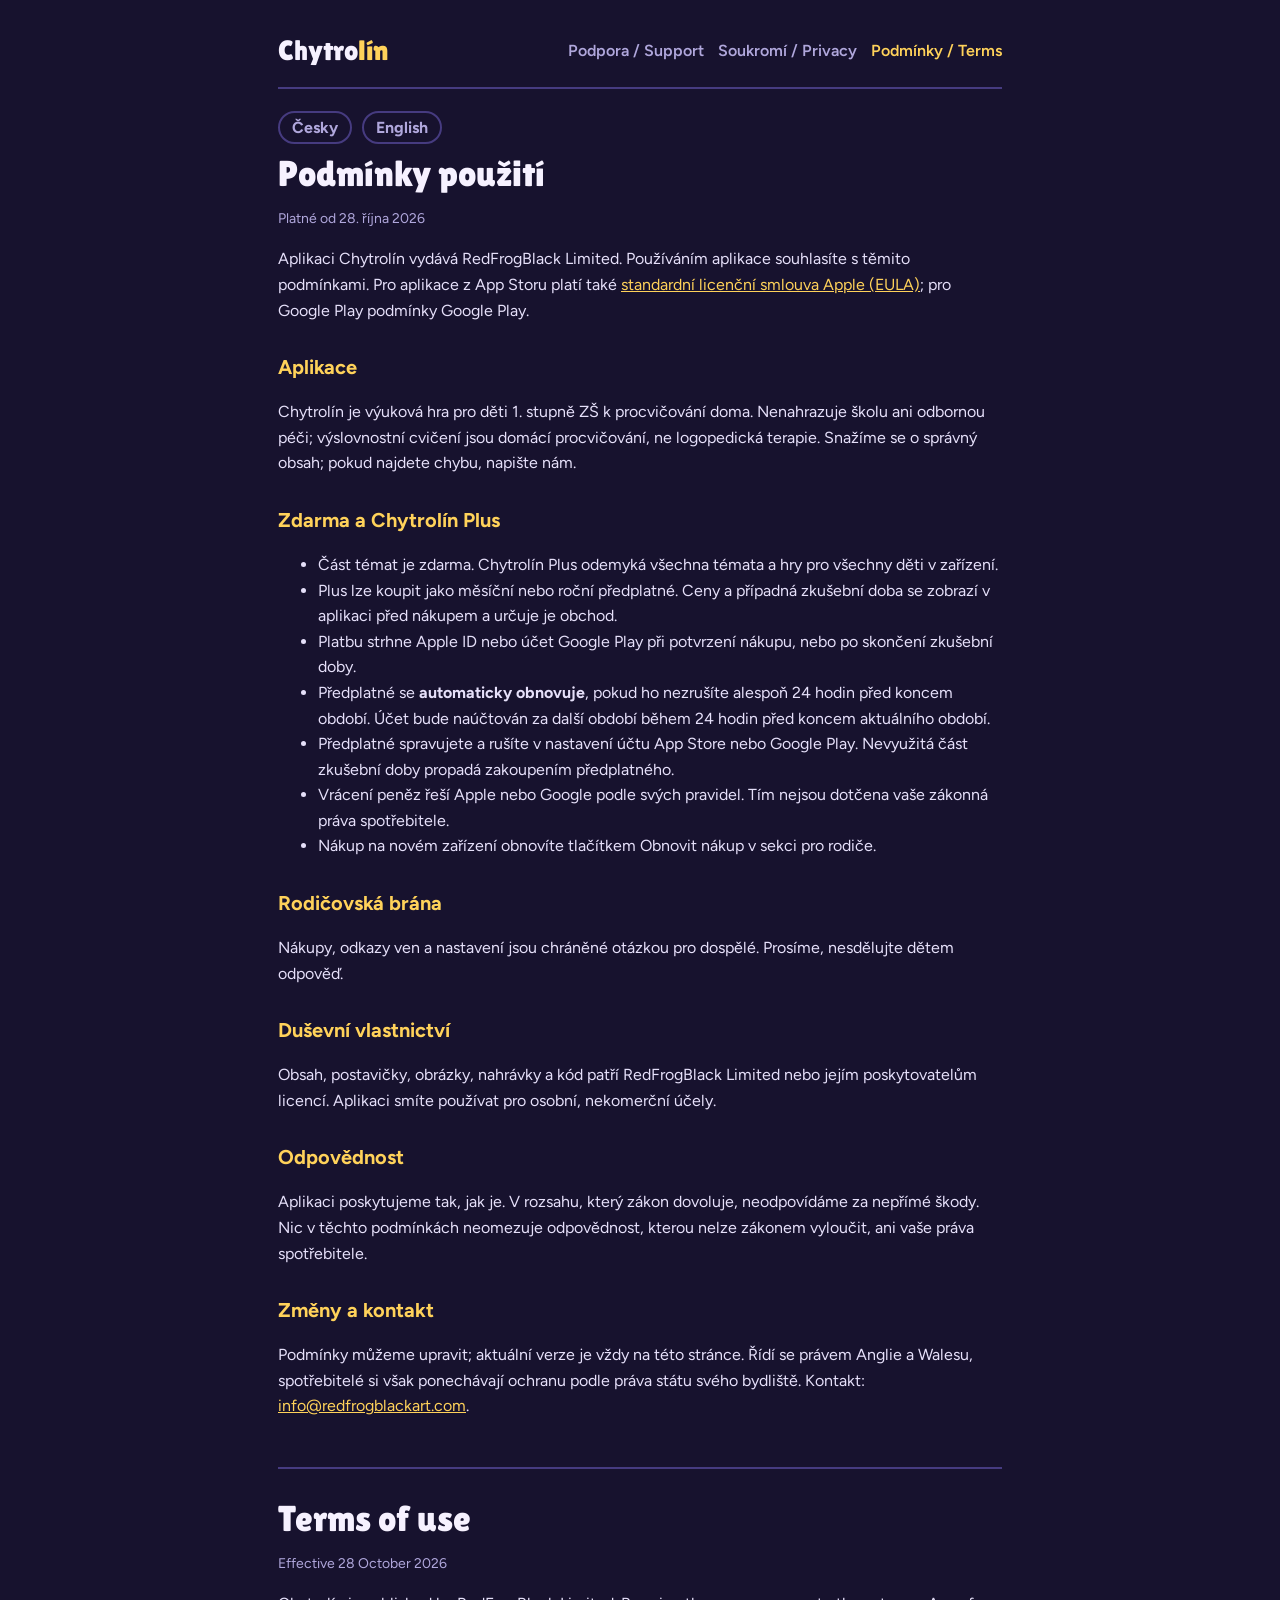
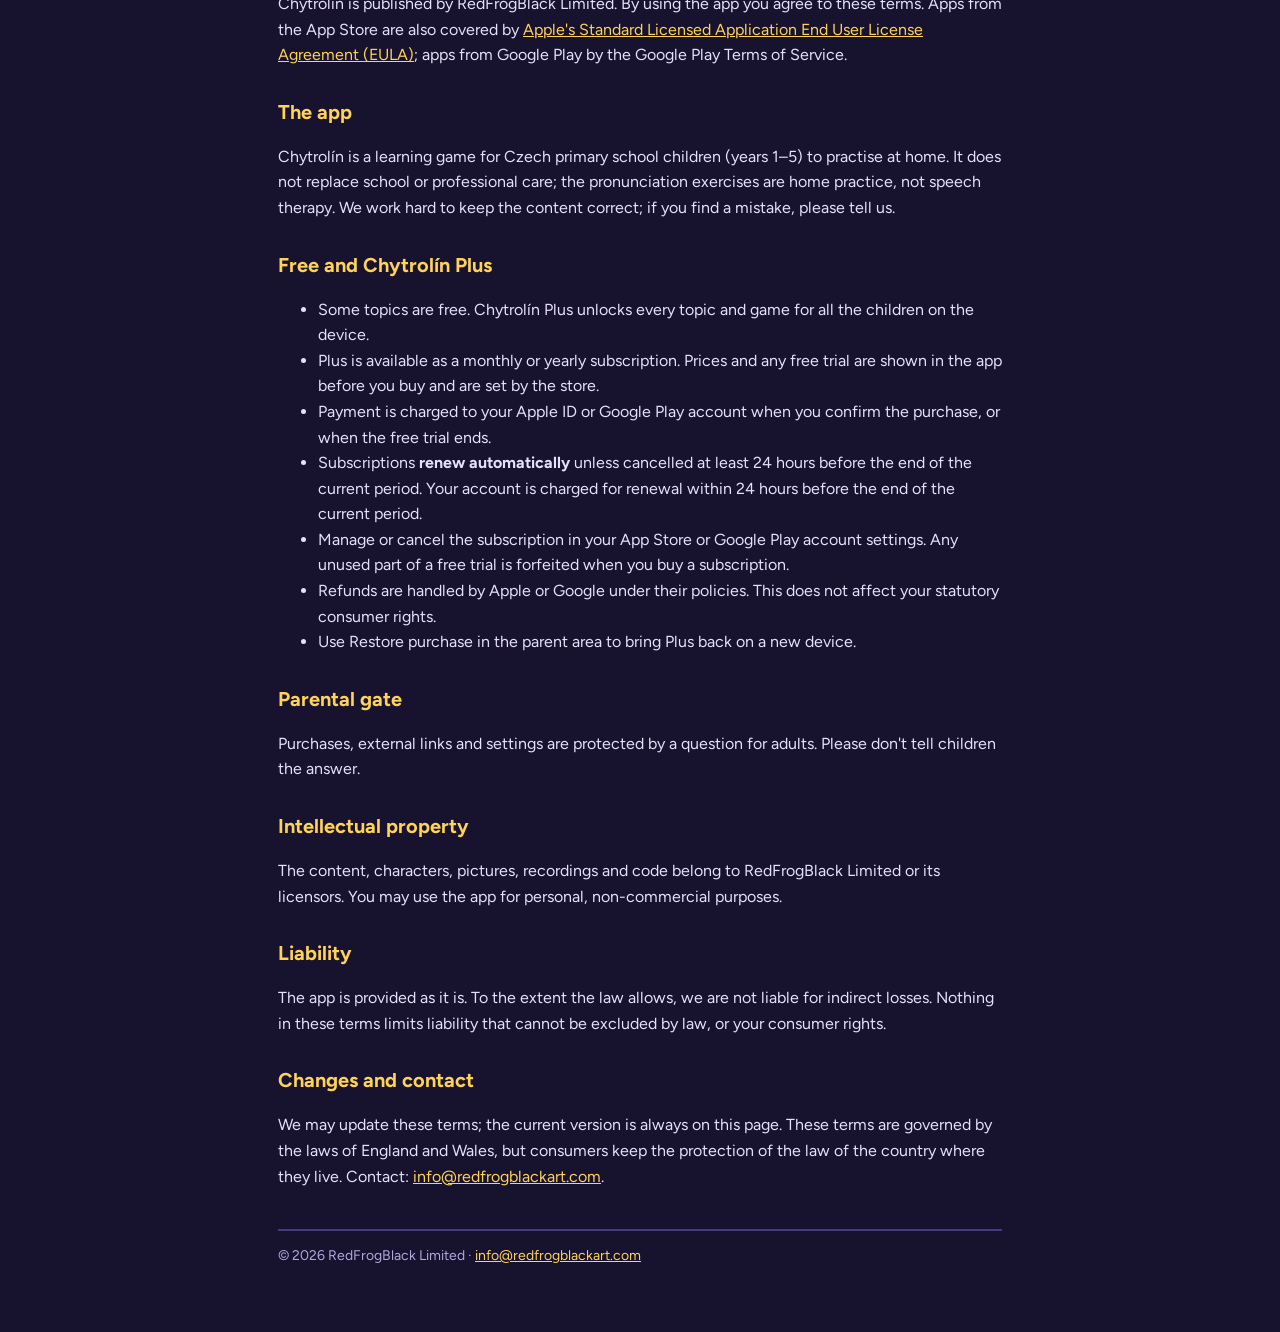
<file: chytrolin/terms.html>
<!doctype html><html lang="cs"><head><meta charset="utf-8"><meta name="viewport" content="width=device-width,initial-scale=1,viewport-fit=cover">
<title>Chytrolín – Podmínky použití / Terms of use</title><meta name="description" content="Chytrolín: hravé učení pro 1. stupeň ZŠ. Bez reklam, bez sledování.">
<link rel="stylesheet" href="https://fonts.googleapis.com/css2?family=Lilita+One&family=Figtree:wght@400;600;800&display=swap">
<link rel="stylesheet" href="_style.css"></head><body><div class="w">
<header><a class="logo" href="index.html">Chytro<em>lín</em></a><nav><a href="support.html">Podpora / Support</a><a href="privacy.html">Soukromí / Privacy</a><a href="terms.html" aria-current="page">Podmínky / Terms</a></nav></header>
<p class="lang"><a href="#cs" lang="cs">Česky</a><a href="#en" lang="en">English</a></p>
<section id="cs" lang="cs">
<h1>Podmínky použití</h1><p class="muted">Platné od 28. října 2026</p>
<p>Aplikaci Chytrolín vydává RedFrogBlack Limited. Používáním aplikace souhlasíte s těmito podmínkami. Pro aplikace z App Storu platí také <a href="https://www.apple.com/legal/internet-services/itunes/dev/stdeula/">standardní licenční smlouva Apple (EULA)</a>; pro Google Play podmínky Google Play.</p>
<h2>Aplikace</h2>
<p>Chytrolín je výuková hra pro děti 1. stupně ZŠ k procvičování doma. Nenahrazuje školu ani odbornou péči; výslovnostní cvičení jsou domácí procvičování, ne logopedická terapie. Snažíme se o správný obsah; pokud najdete chybu, napište nám.</p>
<h2>Zdarma a Chytrolín Plus</h2>
<ul>
<li>Část témat je zdarma. Chytrolín Plus odemyká všechna témata a hry pro všechny děti v zařízení.</li>
<li>Plus lze koupit jako měsíční nebo roční předplatné. Ceny a případná zkušební doba se zobrazí v aplikaci před nákupem a určuje je obchod.</li>
<li>Platbu strhne Apple ID nebo účet Google Play při potvrzení nákupu, nebo po skončení zkušební doby.</li>
<li>Předplatné se <strong>automaticky obnovuje</strong>, pokud ho nezrušíte alespoň 24 hodin před koncem období. Účet bude naúčtován za další období během 24 hodin před koncem aktuálního období.</li>
<li>Předplatné spravujete a rušíte v nastavení účtu App Store nebo Google Play. Nevyužitá část zkušební doby propadá zakoupením předplatného.</li>
<li>Vrácení peněz řeší Apple nebo Google podle svých pravidel. Tím nejsou dotčena vaše zákonná práva spotřebitele.</li>
<li>Nákup na novém zařízení obnovíte tlačítkem Obnovit nákup v sekci pro rodiče.</li>
</ul>
<h2>Rodičovská brána</h2>
<p>Nákupy, odkazy ven a nastavení jsou chráněné otázkou pro dospělé. Prosíme, nesdělujte dětem odpověď.</p>
<h2>Duševní vlastnictví</h2>
<p>Obsah, postavičky, obrázky, nahrávky a kód patří RedFrogBlack Limited nebo jejím poskytovatelům licencí. Aplikaci smíte používat pro osobní, nekomerční účely.</p>
<h2>Odpovědnost</h2>
<p>Aplikaci poskytujeme tak, jak je. V rozsahu, který zákon dovoluje, neodpovídáme za nepřímé škody. Nic v těchto podmínkách neomezuje odpovědnost, kterou nelze zákonem vyloučit, ani vaše práva spotřebitele.</p>
<h2>Změny a kontakt</h2>
<p>Podmínky můžeme upravit; aktuální verze je vždy na této stránce. Řídí se právem Anglie a Walesu, spotřebitelé si však ponechávají ochranu podle práva státu svého bydliště. Kontakt: <a href="mailto:info@redfrogblackart.com">info@redfrogblackart.com</a>.</p>
</section>

<section id="en" lang="en-GB">
<h1>Terms of use</h1><p class="muted">Effective 28 October 2026</p>
<p>Chytrolín is published by RedFrogBlack Limited. By using the app you agree to these terms. Apps from the App Store are also covered by <a href="https://www.apple.com/legal/internet-services/itunes/dev/stdeula/">Apple's Standard Licensed Application End User License Agreement (EULA)</a>; apps from Google Play by the Google Play Terms of Service.</p>
<h2>The app</h2>
<p>Chytrolín is a learning game for Czech primary school children (years 1–5) to practise at home. It does not replace school or professional care; the pronunciation exercises are home practice, not speech therapy. We work hard to keep the content correct; if you find a mistake, please tell us.</p>
<h2>Free and Chytrolín Plus</h2>
<ul>
<li>Some topics are free. Chytrolín Plus unlocks every topic and game for all the children on the device.</li>
<li>Plus is available as a monthly or yearly subscription. Prices and any free trial are shown in the app before you buy and are set by the store.</li>
<li>Payment is charged to your Apple ID or Google Play account when you confirm the purchase, or when the free trial ends.</li>
<li>Subscriptions <strong>renew automatically</strong> unless cancelled at least 24 hours before the end of the current period. Your account is charged for renewal within 24 hours before the end of the current period.</li>
<li>Manage or cancel the subscription in your App Store or Google Play account settings. Any unused part of a free trial is forfeited when you buy a subscription.</li>
<li>Refunds are handled by Apple or Google under their policies. This does not affect your statutory consumer rights.</li>
<li>Use Restore purchase in the parent area to bring Plus back on a new device.</li>
</ul>
<h2>Parental gate</h2>
<p>Purchases, external links and settings are protected by a question for adults. Please don't tell children the answer.</p>
<h2>Intellectual property</h2>
<p>The content, characters, pictures, recordings and code belong to RedFrogBlack Limited or its licensors. You may use the app for personal, non-commercial purposes.</p>
<h2>Liability</h2>
<p>The app is provided as it is. To the extent the law allows, we are not liable for indirect losses. Nothing in these terms limits liability that cannot be excluded by law, or your consumer rights.</p>
<h2>Changes and contact</h2>
<p>We may update these terms; the current version is always on this page. These terms are governed by the laws of England and Wales, but consumers keep the protection of the law of the country where they live. Contact: <a href="mailto:info@redfrogblackart.com">info@redfrogblackart.com</a>.</p>
</section>
<footer class="muted">© 2026 RedFrogBlack Limited · <a href="mailto:info@redfrogblackart.com">info@redfrogblackart.com</a></footer></div></body></html>
</file>
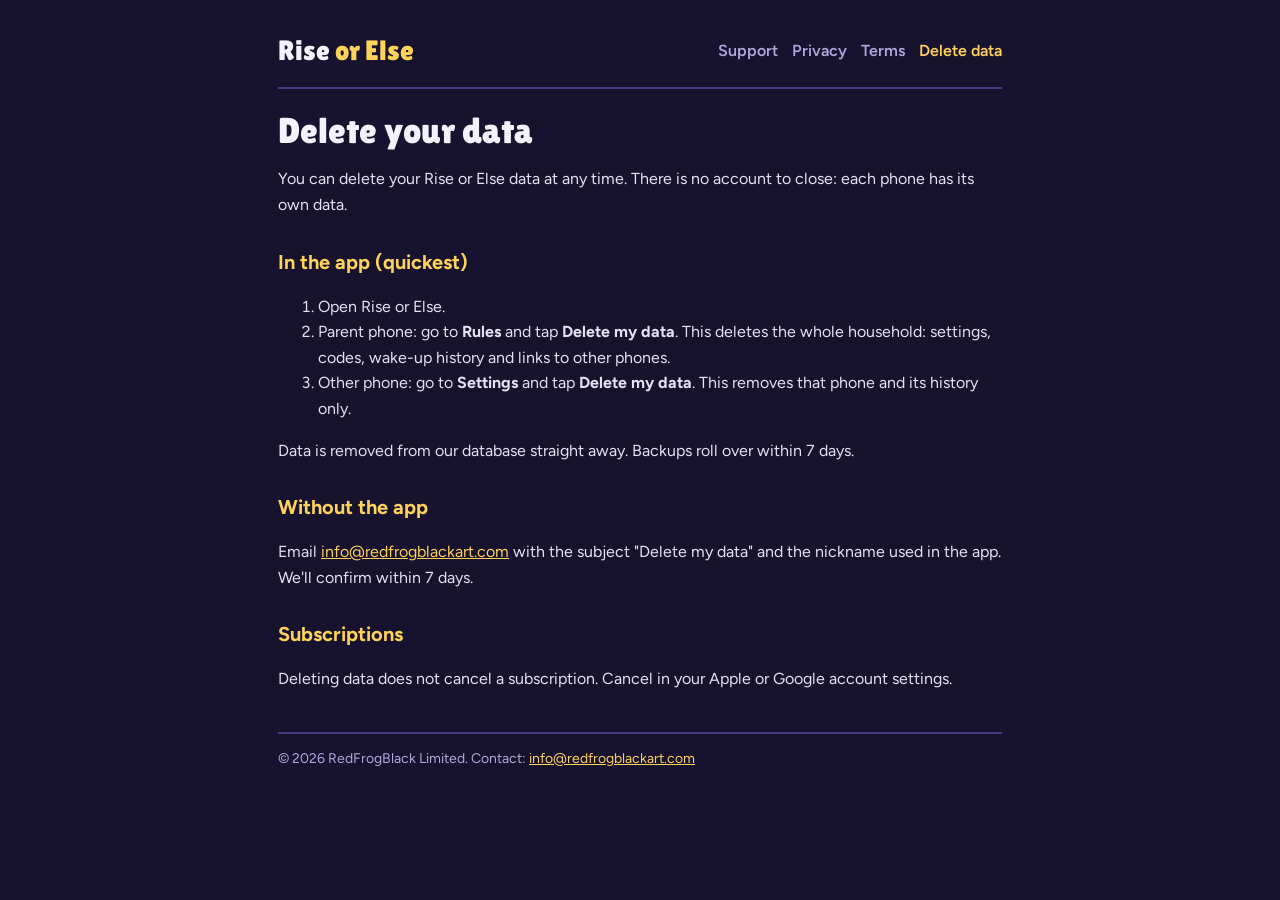
<file: rise-or-else/delete.html>
<!doctype html><html lang="en-GB"><head><meta charset="utf-8"><meta name="viewport" content="width=device-width,initial-scale=1,viewport-fit=cover">
<title>Delete Rise or Else Data</title><meta name="description" content="Rise or Else, the alarm you can't sleep through.">
<link rel="stylesheet" href="https://fonts.googleapis.com/css2?family=Lilita+One&family=Figtree:wght@400;600;800&display=swap">
<link rel="stylesheet" href="_style.css"></head><body><div class="w">
<header><a class="logo" href="index.html">Rise <em>or Else</em></a><nav><a href="index.html">Support</a><a href="privacy.html">Privacy</a><a href="terms.html">Terms</a><a href="delete.html" aria-current="page">Delete data</a></nav></header>

<h1>Delete your data</h1>
<p>You can delete your Rise or Else data at any time. There is no account to close: each phone has its own data.</p>
<h2>In the app (quickest)</h2>
<ol><li>Open Rise or Else.</li><li>Parent phone: go to <strong>Rules</strong> and tap <strong>Delete my data</strong>. This deletes the whole household: settings, codes, wake-up history and links to other phones.</li>
<li>Other phone: go to <strong>Settings</strong> and tap <strong>Delete my data</strong>. This removes that phone and its history only.</li></ol>
<p>Data is removed from our database straight away. Backups roll over within 7 days.</p>
<h2>Without the app</h2><p>Email <a href="mailto:info@redfrogblackart.com">info@redfrogblackart.com</a> with the subject "Delete my data" and the nickname used in the app. We'll confirm within 7 days.</p>
<h2>Subscriptions</h2><p>Deleting data does not cancel a subscription. Cancel in your Apple or Google account settings.</p>

<footer class="muted">© 2026 RedFrogBlack Limited. Contact: <a href="mailto:info@redfrogblackart.com">info@redfrogblackart.com</a></footer></div></body></html>
</file>
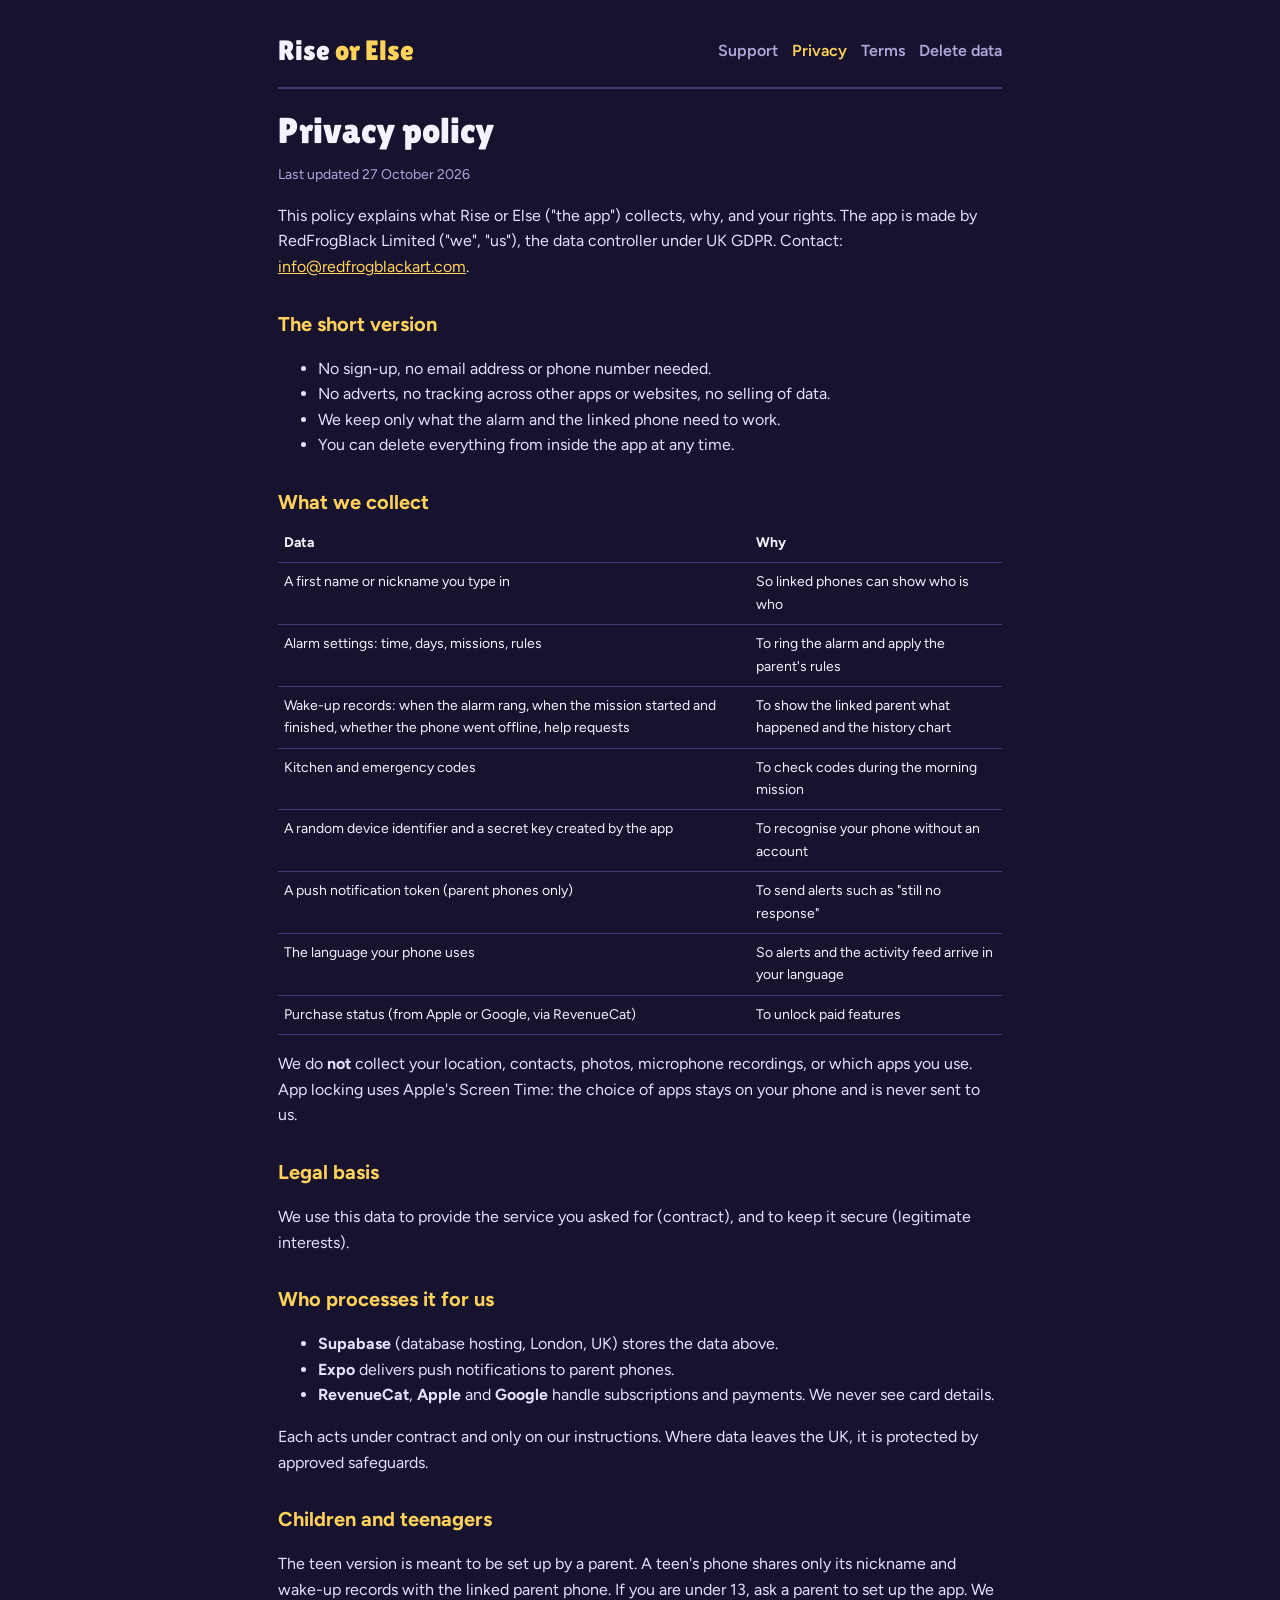
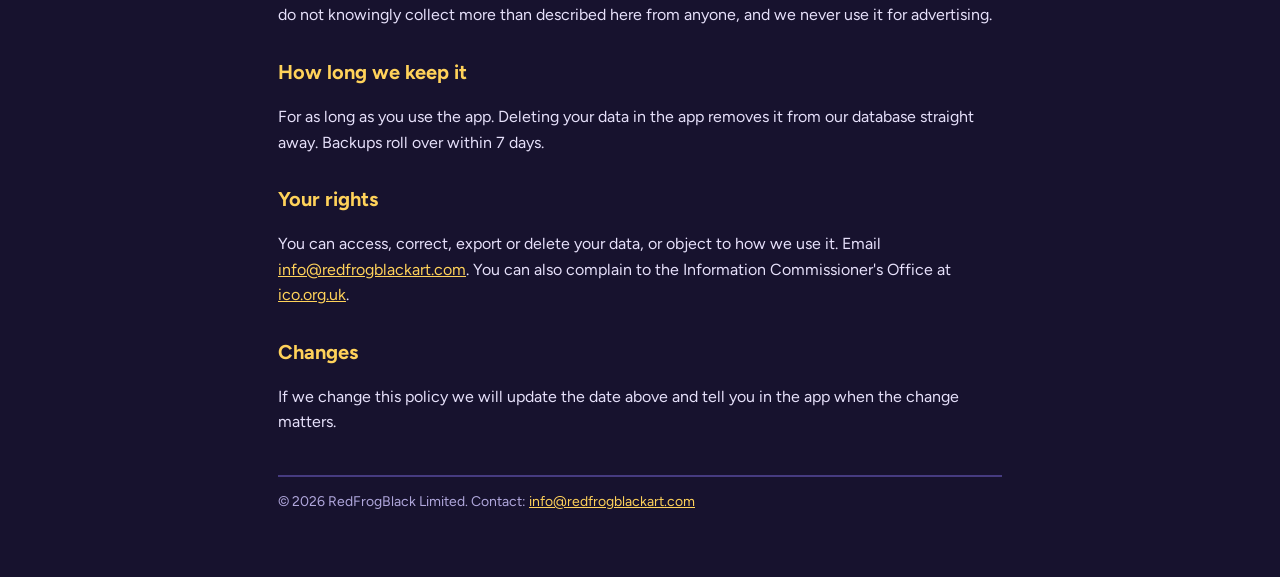
<file: rise-or-else/privacy.html>
<!doctype html><html lang="en-GB"><head><meta charset="utf-8"><meta name="viewport" content="width=device-width,initial-scale=1,viewport-fit=cover">
<title>Rise or Else Privacy</title><meta name="description" content="Rise or Else, the alarm you can't sleep through.">
<link rel="stylesheet" href="https://fonts.googleapis.com/css2?family=Lilita+One&family=Figtree:wght@400;600;800&display=swap">
<link rel="stylesheet" href="_style.css"></head><body><div class="w">
<header><a class="logo" href="index.html">Rise <em>or Else</em></a><nav><a href="index.html">Support</a><a href="privacy.html" aria-current="page">Privacy</a><a href="terms.html">Terms</a><a href="delete.html">Delete data</a></nav></header>

<h1>Privacy policy</h1><p class="muted">Last updated 27 October 2026</p>
<p>This policy explains what Rise or Else ("the app") collects, why, and your rights. The app is made by RedFrogBlack Limited ("we", "us"), the data controller under UK GDPR. Contact: <a href="mailto:info@redfrogblackart.com">info@redfrogblackart.com</a>.</p>
<h2>The short version</h2>
<ul><li>No sign-up, no email address or phone number needed.</li><li>No adverts, no tracking across other apps or websites, no selling of data.</li><li>We keep only what the alarm and the linked phone need to work.</li><li>You can delete everything from inside the app at any time.</li></ul>
<h2>What we collect</h2>
<div class="wrapt"><table><tr><th>Data</th><th>Why</th></tr>
<tr><td>A first name or nickname you type in</td><td>So linked phones can show who is who</td></tr>
<tr><td>Alarm settings: time, days, missions, rules</td><td>To ring the alarm and apply the parent's rules</td></tr>
<tr><td>Wake-up records: when the alarm rang, when the mission started and finished, whether the phone went offline, help requests</td><td>To show the linked parent what happened and the history chart</td></tr>
<tr><td>Kitchen and emergency codes</td><td>To check codes during the morning mission</td></tr>
<tr><td>A random device identifier and a secret key created by the app</td><td>To recognise your phone without an account</td></tr>
<tr><td>A push notification token (parent phones only)</td><td>To send alerts such as "still no response"</td></tr>
<tr><td>The language your phone uses</td><td>So alerts and the activity feed arrive in your language</td></tr>
<tr><td>Purchase status (from Apple or Google, via RevenueCat)</td><td>To unlock paid features</td></tr></table></div>
<p>We do <strong>not</strong> collect your location, contacts, photos, microphone recordings, or which apps you use. App locking uses Apple's Screen Time: the choice of apps stays on your phone and is never sent to us.</p>
<h2>Legal basis</h2><p>We use this data to provide the service you asked for (contract), and to keep it secure (legitimate interests).</p>
<h2>Who processes it for us</h2>
<ul><li><strong>Supabase</strong> (database hosting, London, UK) stores the data above.</li><li><strong>Expo</strong> delivers push notifications to parent phones.</li><li><strong>RevenueCat</strong>, <strong>Apple</strong> and <strong>Google</strong> handle subscriptions and payments. We never see card details.</li></ul>
<p>Each acts under contract and only on our instructions. Where data leaves the UK, it is protected by approved safeguards.</p>
<h2>Children and teenagers</h2>
<p>The teen version is meant to be set up by a parent. A teen's phone shares only its nickname and wake-up records with the linked parent phone. If you are under 13, ask a parent to set up the app. We do not knowingly collect more than described here from anyone, and we never use it for advertising.</p>
<h2>How long we keep it</h2><p>For as long as you use the app. Deleting your data in the app removes it from our database straight away. Backups roll over within 7 days.</p>
<h2>Your rights</h2><p>You can access, correct, export or delete your data, or object to how we use it. Email <a href="mailto:info@redfrogblackart.com">info@redfrogblackart.com</a>. You can also complain to the Information Commissioner's Office at <a href="https://ico.org.uk">ico.org.uk</a>.</p>
<h2>Changes</h2><p>If we change this policy we will update the date above and tell you in the app when the change matters.</p>

<footer class="muted">© 2026 RedFrogBlack Limited. Contact: <a href="mailto:info@redfrogblackart.com">info@redfrogblackart.com</a></footer></div></body></html>
</file>
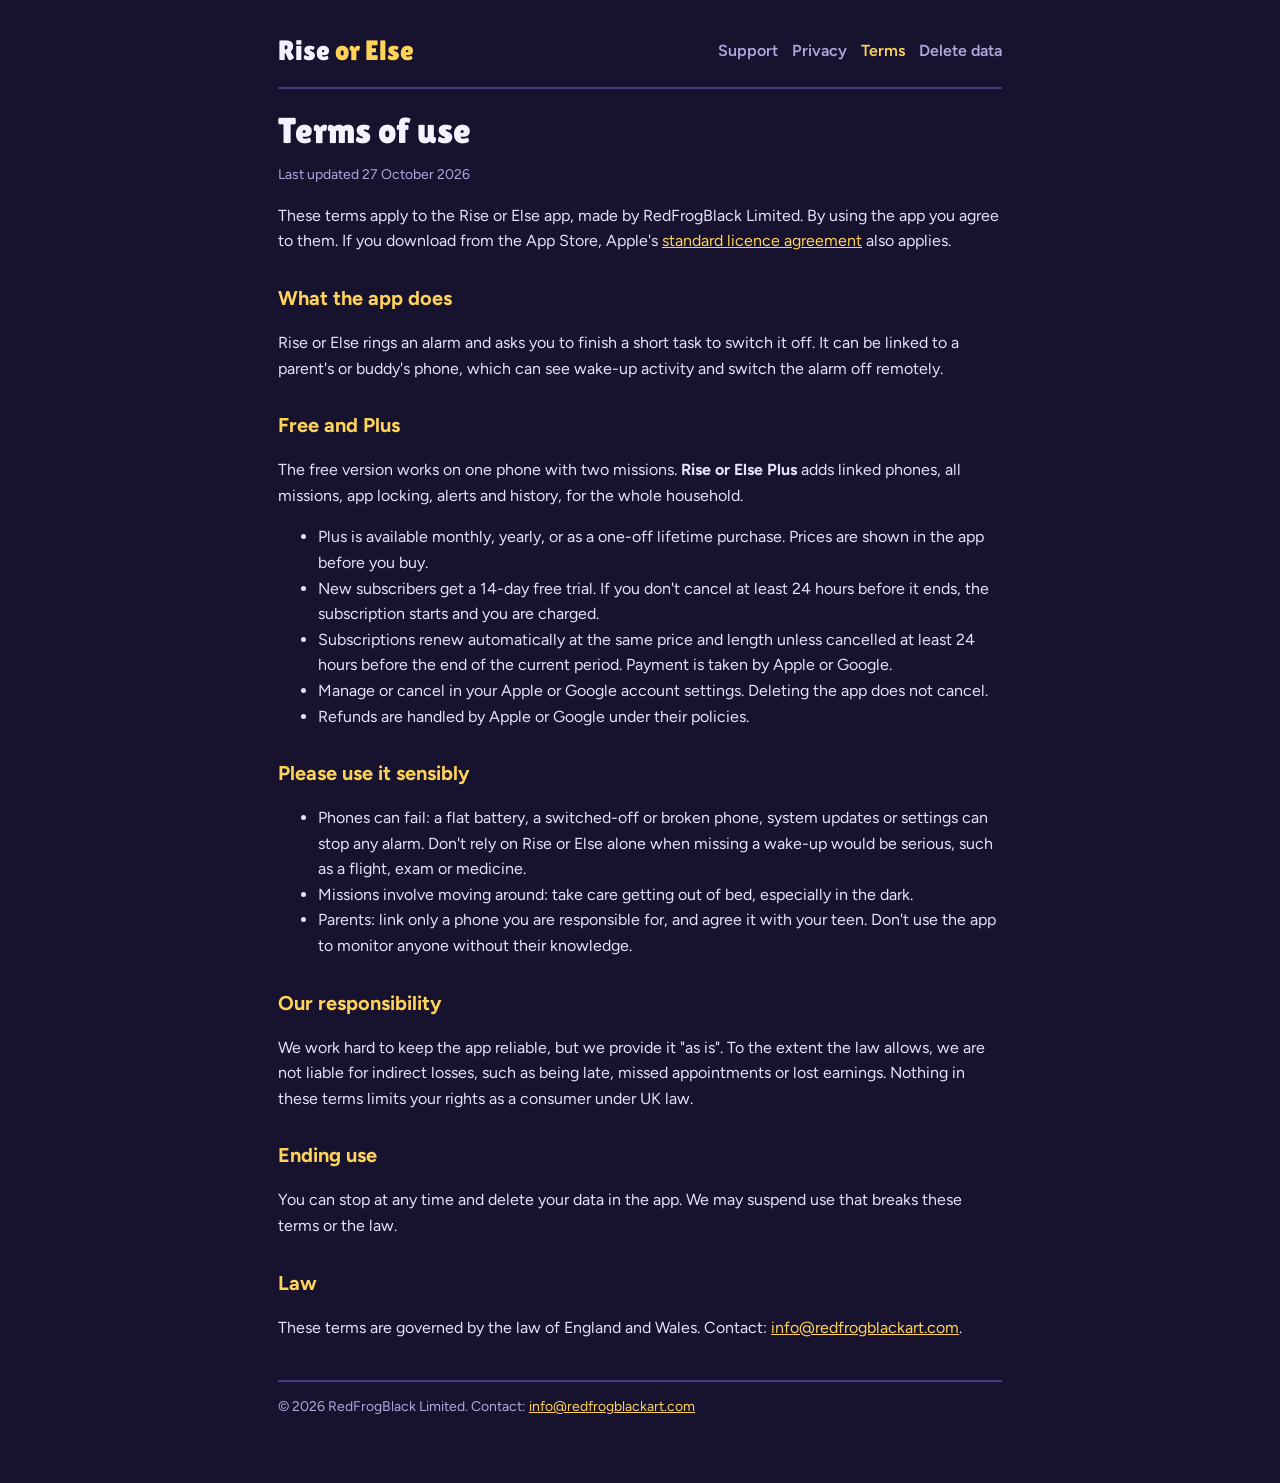
<file: rise-or-else/terms.html>
<!doctype html><html lang="en-GB"><head><meta charset="utf-8"><meta name="viewport" content="width=device-width,initial-scale=1,viewport-fit=cover">
<title>Rise or Else Terms</title><meta name="description" content="Rise or Else, the alarm you can't sleep through.">
<link rel="stylesheet" href="https://fonts.googleapis.com/css2?family=Lilita+One&family=Figtree:wght@400;600;800&display=swap">
<link rel="stylesheet" href="_style.css"></head><body><div class="w">
<header><a class="logo" href="index.html">Rise <em>or Else</em></a><nav><a href="index.html">Support</a><a href="privacy.html">Privacy</a><a href="terms.html" aria-current="page">Terms</a><a href="delete.html">Delete data</a></nav></header>

<h1>Terms of use</h1><p class="muted">Last updated 27 October 2026</p>
<p>These terms apply to the Rise or Else app, made by RedFrogBlack Limited. By using the app you agree to them. If you download from the App Store, Apple's <a href="https://www.apple.com/legal/internet-services/itunes/dev/stdeula/">standard licence agreement</a> also applies.</p>
<h2>What the app does</h2><p>Rise or Else rings an alarm and asks you to finish a short task to switch it off. It can be linked to a parent's or buddy's phone, which can see wake-up activity and switch the alarm off remotely.</p>
<h2>Free and Plus</h2>
<p>The free version works on one phone with two missions. <strong>Rise or Else Plus</strong> adds linked phones, all missions, app locking, alerts and history, for the whole household.</p>
<ul><li>Plus is available monthly, yearly, or as a one-off lifetime purchase. Prices are shown in the app before you buy.</li>
<li>New subscribers get a 14-day free trial. If you don't cancel at least 24 hours before it ends, the subscription starts and you are charged.</li>
<li>Subscriptions renew automatically at the same price and length unless cancelled at least 24 hours before the end of the current period. Payment is taken by Apple or Google.</li>
<li>Manage or cancel in your Apple or Google account settings. Deleting the app does not cancel.</li>
<li>Refunds are handled by Apple or Google under their policies.</li></ul>
<h2>Please use it sensibly</h2>
<ul><li>Phones can fail: a flat battery, a switched-off or broken phone, system updates or settings can stop any alarm. Don't rely on Rise or Else alone when missing a wake-up would be serious, such as a flight, exam or medicine.</li>
<li>Missions involve moving around: take care getting out of bed, especially in the dark.</li>
<li>Parents: link only a phone you are responsible for, and agree it with your teen. Don't use the app to monitor anyone without their knowledge.</li></ul>
<h2>Our responsibility</h2><p>We work hard to keep the app reliable, but we provide it "as is". To the extent the law allows, we are not liable for indirect losses, such as being late, missed appointments or lost earnings. Nothing in these terms limits your rights as a consumer under UK law.</p>
<h2>Ending use</h2><p>You can stop at any time and delete your data in the app. We may suspend use that breaks these terms or the law.</p>
<h2>Law</h2><p>These terms are governed by the law of England and Wales. Contact: <a href="mailto:info@redfrogblackart.com">info@redfrogblackart.com</a>.</p>

<footer class="muted">© 2026 RedFrogBlack Limited. Contact: <a href="mailto:info@redfrogblackart.com">info@redfrogblackart.com</a></footer></div></body></html>
</file>
<file: assets/style.css>
/* RedFrogBlack - OmniModi-family visual language
 * Clean centred layout, Manrope sans throughout, deep-navy primary + mustard accent,
 * pastel tinted cards and chips, light + dark themes, brand blocks retain their identity colour.
 */

:root {
  /* Studio palette (from Klara's Procreate swatches) */
  --blue-pale: #b8d0d2;
  --blue-mid: #72a1bf;
  --blue-steel: #497ea0;
  --blue-deep: #125389;
  --blue-navy: #182b49;

  --orange: #ef8d46;
  --orange-hot: #e55f22;

  --mustard: #f2b10d;
  --mustard-deep: #af7c2d;

  --pink-coral: #f17e8b;
  --pink-dusty: #efadbb;

  --lavender: #9f9ccb;
  --mauve: #ba9aa9;

  --cream: #fff6e8;
  --cream-warm: #fbf4e4;
  --ivory: #f8d8c1;
  --ink: #17150f;

  /* Typography */
  --font-body: 'Manrope', system-ui, -apple-system, 'Segoe UI', Roboto, sans-serif;
  --font-display: 'Manrope', system-ui, -apple-system, 'Segoe UI', Roboto, sans-serif;

  --text-xs: 0.78rem;
  --text-sm: 0.9rem;
  --text-base: 1rem;
  --text-lg: 1.15rem;
  --text-xl: 1.4rem;
  --text-2xl: 1.8rem;
  --text-3xl: 2.5rem;
  --text-4xl: 3.4rem;

  /* Spacing */
  --space-1: 0.25rem;
  --space-2: 0.5rem;
  --space-3: 0.75rem;
  --space-4: 1rem;
  --space-6: 1.5rem;
  --space-8: 2rem;
  --space-10: 2.5rem;
  --space-12: 3rem;
  --space-16: 4rem;
  --space-20: 5rem;
  --space-24: 6rem;

  /* Radii */
  --r-sm: 8px;
  --r-md: 14px;
  --r-lg: 20px;
  --r-xl: 28px;
  --r-pill: 999px;

  /* Semantic light-mode tokens */
  --bg: var(--cream-warm);
  --bg-elev: #ffffff;
  --surface: #ffffff;
  --surface-2: #fdf7ea;
  --text: var(--blue-navy);
  --text-muted: #4a5a75;
  --border: rgba(24, 43, 73, 0.12);
  --border-strong: rgba(24, 43, 73, 0.22);
  --accent: var(--blue-navy);
  --accent-text: #ffffff;
  --accent-2: var(--mustard);
  --shadow-card: 0 1px 2px rgba(24, 43, 73, 0.04), 0 8px 24px -12px rgba(24, 43, 73, 0.08);
}

/* Auto dark (unless user forced light) */
@media (prefers-color-scheme: dark) {
  :root:not([data-theme="light"]) {
    --bg: var(--blue-navy);
    --bg-elev: #1e355c;
    --surface: #1e355c;
    --surface-2: #253d69;
    --text: #f4ecd8;
    --text-muted: #a9b9d2;
    --border: rgba(255, 255, 255, 0.1);
    --border-strong: rgba(255, 255, 255, 0.18);
    --accent: var(--mustard);
    --accent-text: var(--blue-navy);
    --accent-2: var(--pink-coral);
    --shadow-card: 0 1px 2px rgba(0, 0, 0, 0.25), 0 8px 24px -12px rgba(0, 0, 0, 0.35);
  }
}

/* Manual dark */
:root[data-theme="dark"] {
  --bg: var(--blue-navy);
  --bg-elev: #1e355c;
  --surface: #1e355c;
  --surface-2: #253d69;
  --text: #f4ecd8;
  --text-muted: #a9b9d2;
  --border: rgba(255, 255, 255, 0.1);
  --border-strong: rgba(255, 255, 255, 0.18);
  --accent: var(--mustard);
  --accent-text: var(--blue-navy);
  --accent-2: var(--pink-coral);
  --shadow-card: 0 1px 2px rgba(0, 0, 0, 0.25), 0 8px 24px -12px rgba(0, 0, 0, 0.35);
}

/* Reset */
*, *::before, *::after { box-sizing: border-box; }
html { scroll-behavior: smooth; }
body {
  margin: 0;
  background: var(--bg);
  overflow-x: hidden;
  color: var(--text);
  font-family: var(--font-body);
  font-size: var(--text-base);
  line-height: 1.6;
  font-weight: 400;
  -webkit-font-smoothing: antialiased;
  -moz-osx-font-smoothing: grayscale;
  transition: background-color 0.35s ease, color 0.35s ease;
}
img { max-width: 100%; height: auto; display: block; }
a { color: inherit; text-decoration: none; }
button { font: inherit; cursor: pointer; border: 0; background: none; color: inherit; }
.visually-hidden {
  position: absolute; width: 1px; height: 1px; padding: 0; margin: -1px;
  overflow: hidden; clip: rect(0,0,0,0); white-space: nowrap; border: 0;
}

/* Layout */
.container {
  width: 100%;
  max-width: 1180px;
  margin-inline: auto;
  padding-inline: var(--space-6);
}
@media (min-width: 720px) { .container { padding-inline: var(--space-10); } }

/* Header */
.site-header {
  position: sticky;
  top: 0;
  z-index: 40;
  background: color-mix(in oklab, var(--bg) 90%, transparent);
  backdrop-filter: saturate(150%) blur(14px);
  -webkit-backdrop-filter: saturate(150%) blur(14px);
  border-bottom: 1px solid var(--border);
  transition: background-color 0.35s ease;
}
.header-inner {
  display: flex;
  align-items: center;
  justify-content: space-between;
  padding-block: var(--space-4);
  gap: var(--space-6);
}
.brand {
  display: inline-flex;
  align-items: center;
  gap: var(--space-3);
}
.brand-logo { height: 34px; width: auto; }
.brand-logo-dark { display: block; }
.brand-logo-light { display: none; }
:root[data-theme="dark"] .brand-logo-dark { display: none; }
:root[data-theme="dark"] .brand-logo-light { display: block; }
@media (prefers-color-scheme: dark) {
  :root:not([data-theme="light"]) .brand-logo-dark { display: none; }
  :root:not([data-theme="light"]) .brand-logo-light { display: block; }
}

.site-nav {
  display: flex;
  align-items: center;
  gap: var(--space-6);
  font-size: var(--text-sm);
  font-weight: 500;
}
.site-nav a { color: var(--text-muted); transition: color 0.2s ease; }
.site-nav a:hover { color: var(--text); }
.theme-toggle {
  display: inline-flex;
  align-items: center;
  gap: var(--space-2);
  padding: 0.5rem 0.85rem;
  border-radius: var(--r-pill);
  background: var(--surface-2);
  border: 1px solid var(--border);
  color: var(--text);
  font-size: var(--text-xs);
  font-weight: 600;
  letter-spacing: 0.02em;
  text-transform: uppercase;
  transition: background 0.2s ease, transform 0.2s ease;
}
.theme-toggle:hover { transform: translateY(-1px); }
.theme-toggle svg { width: 14px; height: 14px; }
.theme-toggle .sun { display: none; }
.theme-toggle .moon { display: block; }
:root[data-theme="dark"] .theme-toggle .sun { display: block; }
:root[data-theme="dark"] .theme-toggle .moon { display: none; }
@media (prefers-color-scheme: dark) {
  :root:not([data-theme="light"]) .theme-toggle .sun { display: block; }
  :root:not([data-theme="light"]) .theme-toggle .moon { display: none; }
}
@media (max-width: 720px) {
  .site-nav a:not(.theme-toggle) { display: none; }
}

/* Buttons */
.btn {
  display: inline-flex;
  align-items: center;
  gap: var(--space-2);
  padding: 0.85rem 1.5rem;
  border-radius: var(--r-pill);
  font-weight: 600;
  font-size: var(--text-sm);
  letter-spacing: 0.01em;
  transition: transform 0.2s ease, background 0.2s ease, box-shadow 0.2s ease;
}
.btn-primary {
  background: var(--accent);
  color: var(--accent-text);
  box-shadow: 0 6px 16px -8px color-mix(in oklab, var(--accent) 80%, transparent);
}
.btn-primary:hover { transform: translateY(-2px); box-shadow: 0 10px 22px -10px color-mix(in oklab, var(--accent) 80%, transparent); }
.btn-ghost {
  background: transparent;
  color: var(--text);
  border: 1.5px solid var(--border-strong);
}
.btn-ghost:hover { background: var(--surface-2); }
.btn-arrow::after { content: "→"; margin-left: 0.35em; }

/* Hero */
.hero {
  position: relative;
  padding-block: var(--space-20) var(--space-16);
  text-align: center;
  overflow: hidden;
}
.hero-eyebrow {
  display: inline-block;
  padding: 0.4rem 0.9rem;
  border-radius: var(--r-pill);
  background: color-mix(in oklab, var(--lavender) 30%, transparent);
  border: 1px solid color-mix(in oklab, var(--lavender) 50%, transparent);
  color: var(--text);
  font-size: var(--text-xs);
  font-weight: 600;
  letter-spacing: 0.05em;
  text-transform: uppercase;
  margin-bottom: var(--space-6);
}
.hero-title {
  font-family: var(--font-display);
  font-weight: 800;
  font-size: clamp(2.4rem, 6vw, 4rem);
  line-height: 1.05;
  letter-spacing: -0.02em;
  margin: 0 auto var(--space-6);
  max-width: 20ch;
  color: var(--text);
}
.hero-title .accent { color: var(--accent); }
.hero-lede {
  font-size: var(--text-lg);
  color: var(--text-muted);
  max-width: 44ch;
  margin: 0 auto var(--space-8);
  line-height: 1.55;
}
.hero-cta {
  display: flex;
  justify-content: center;
  flex-wrap: wrap;
  gap: var(--space-4);
  margin-bottom: var(--space-12);
}
.hero-stats {
  display: grid;
  grid-template-columns: repeat(auto-fit, minmax(140px, 1fr));
  gap: var(--space-6);
  max-width: 780px;
  margin: 0 auto;
  padding-top: var(--space-8);
  border-top: 1px solid var(--border);
}
.hero-stat { text-align: center; }
.hero-stat-value {
  display: block;
  font-size: var(--text-2xl);
  font-weight: 800;
  color: var(--text);
  letter-spacing: -0.01em;
}
.hero-stat-label {
  font-size: var(--text-xs);
  font-weight: 600;
  letter-spacing: 0.08em;
  text-transform: uppercase;
  color: var(--text-muted);
}

/* Section shell */
.section {
  padding-block: var(--space-24);
}
.section-eyebrow {
  display: block;
  font-size: var(--text-xs);
  font-weight: 700;
  letter-spacing: 0.15em;
  text-transform: uppercase;
  color: var(--text-muted);
  text-align: center;
  margin-bottom: var(--space-4);
}
.section-title {
  font-family: var(--font-display);
  font-weight: 800;
  font-size: clamp(1.8rem, 3.8vw, 2.8rem);
  line-height: 1.15;
  letter-spacing: -0.02em;
  text-align: center;
  margin: 0 auto var(--space-4);
  max-width: 24ch;
  color: var(--text);
}
.section-lede {
  font-size: var(--text-lg);
  color: var(--text-muted);
  text-align: center;
  max-width: 60ch;
  margin: 0 auto var(--space-16);
  line-height: 1.55;
}

/* Cards */
.card {
  background: var(--surface);
  border: 1px solid var(--border);
  border-radius: var(--r-lg);
  padding: var(--space-8);
  box-shadow: var(--shadow-card);
  transition: transform 0.25s ease, box-shadow 0.25s ease, border-color 0.25s ease;
}
.card:hover {
  transform: translateY(-3px);
  border-color: var(--border-strong);
  box-shadow: 0 1px 2px rgba(24, 43, 73, 0.06), 0 20px 40px -20px rgba(24, 43, 73, 0.16);
}
.card-eyebrow {
  display: inline-block;
  padding: 0.3rem 0.7rem;
  border-radius: var(--r-pill);
  font-size: 0.7rem;
  font-weight: 700;
  letter-spacing: 0.08em;
  text-transform: uppercase;
  margin-bottom: var(--space-4);
}
.card h3 {
  font-family: var(--font-display);
  font-weight: 700;
  font-size: var(--text-xl);
  line-height: 1.2;
  letter-spacing: -0.01em;
  margin: 0 0 var(--space-3);
  color: var(--text);
}
.card p {
  margin: 0;
  color: var(--text-muted);
  font-size: var(--text-base);
  line-height: 1.6;
}

/* Round icon chip (like OmniModi's numbered circles / emoji chips) */
.chip {
  width: 44px;
  height: 44px;
  border-radius: 50%;
  display: inline-flex;
  align-items: center;
  justify-content: center;
  font-size: 1.15rem;
  font-weight: 700;
  color: var(--accent-text);
  background: var(--accent);
  margin-bottom: var(--space-4);
}
.chip-pink { background: var(--pink-coral); color: #ffffff; }
.chip-mustard { background: var(--mustard); color: var(--blue-navy); }
.chip-lavender { background: var(--lavender); color: #ffffff; }
.chip-blue { background: var(--blue-steel); color: #ffffff; }
.chip-orange { background: var(--orange); color: #ffffff; }
.chip-coral { background: var(--pink-coral); color: #ffffff; }

/* Studio values grid */
.studio-grid {
  display: grid;
  grid-template-columns: repeat(auto-fit, minmax(240px, 1fr));
  gap: var(--space-6);
}

/* Brand blocks - the three colour rooms */
.brand-block {
  padding-block: var(--space-24);
  position: relative;
}
.brand-art {
  background: linear-gradient(180deg, color-mix(in oklab, var(--pink-dusty) 55%, var(--bg)) 0%, var(--bg) 100%);
}
.brand-play {
  background: var(--blue-navy);
  color: #f4ecd8;
}
.brand-play .section-eyebrow,
.brand-play .card p,
.brand-play .brand-desc { color: #c9d3e6; }
.brand-play .section-title,
.brand-play .brand-name,
.brand-play .card h3 { color: #ffffff; }
.brand-play .card { background: #253d69; border-color: rgba(255,255,255,0.08); }
.brand-play .card:hover { border-color: rgba(255,255,255,0.16); }
.brand-play .btn-primary { background: var(--mustard); color: var(--blue-navy); }
.brand-play .btn-ghost { color: #f4ecd8; border-color: rgba(255,255,255,0.28); }
.brand-play .btn-ghost:hover { background: rgba(255,255,255,0.06); }
.brand-play .brand-shot img { box-shadow: 0 30px 60px -30px rgba(0,0,0,0.6); }

.brand-learn {
  background: linear-gradient(180deg, color-mix(in oklab, var(--lavender) 45%, var(--bg)) 0%, var(--bg) 100%);
}
:root[data-theme="dark"] .brand-art { background: linear-gradient(180deg, color-mix(in oklab, var(--pink-coral) 25%, var(--bg)) 0%, var(--bg) 100%); }
:root[data-theme="dark"] .brand-learn { background: linear-gradient(180deg, color-mix(in oklab, var(--lavender) 30%, var(--bg)) 0%, var(--bg) 100%); }
@media (prefers-color-scheme: dark) {
  :root:not([data-theme="light"]) .brand-art { background: linear-gradient(180deg, color-mix(in oklab, var(--pink-coral) 25%, var(--bg)) 0%, var(--bg) 100%); }
  :root:not([data-theme="light"]) .brand-learn { background: linear-gradient(180deg, color-mix(in oklab, var(--lavender) 30%, var(--bg)) 0%, var(--bg) 100%); }
}

.brand-inner {
  display: grid;
  grid-template-columns: 1fr;
  gap: var(--space-12);
  align-items: start;
}
@media (min-width: 900px) {
  .brand-inner {
    grid-template-columns: minmax(0, 5fr) minmax(0, 6fr);
    gap: var(--space-16);
    align-items: center;
  }
}

.brand-kicker {
  display: inline-block;
  padding: 0.35rem 0.8rem;
  border-radius: var(--r-pill);
  font-size: var(--text-xs);
  font-weight: 700;
  letter-spacing: 0.12em;
  text-transform: uppercase;
  margin-bottom: var(--space-4);
  background: color-mix(in oklab, var(--accent) 15%, transparent);
  color: var(--text);
  border: 1px solid color-mix(in oklab, var(--accent) 30%, transparent);
}
.brand-art .brand-kicker { background: rgba(241, 126, 139, 0.2); border-color: rgba(241, 126, 139, 0.5); color: var(--blue-navy); }
.brand-play .brand-kicker { background: rgba(242, 177, 13, 0.18); border-color: rgba(242, 177, 13, 0.5); color: #f4ecd8; }
.brand-learn .brand-kicker { background: rgba(159, 156, 203, 0.25); border-color: rgba(159, 156, 203, 0.55); color: var(--blue-navy); }
:root[data-theme="dark"] .brand-art .brand-kicker,
:root[data-theme="dark"] .brand-learn .brand-kicker { color: #f4ecd8; }
@media (prefers-color-scheme: dark) {
  :root:not([data-theme="light"]) .brand-art .brand-kicker,
  :root:not([data-theme="light"]) .brand-learn .brand-kicker { color: #f4ecd8; }
}

.brand-name {
  font-family: var(--font-display);
  font-weight: 800;
  font-size: clamp(2rem, 4.5vw, 3rem);
  line-height: 1.05;
  letter-spacing: -0.02em;
  margin: 0 0 var(--space-3);
}
.brand-tag {
  font-size: var(--text-lg);
  font-weight: 600;
  color: var(--text);
  margin: 0 0 var(--space-4);
}
.brand-play .brand-tag { color: var(--mustard); }
.brand-desc {
  font-size: var(--text-base);
  line-height: 1.65;
  color: var(--text-muted);
  margin: 0 0 var(--space-6);
  max-width: 52ch;
}
.brand-link {
  display: inline-flex;
  align-items: center;
  gap: 0.4rem;
  padding: 0.75rem 1.25rem;
  border-radius: var(--r-pill);
  background: var(--accent);
  color: var(--accent-text);
  font-weight: 600;
  font-size: var(--text-sm);
  transition: transform 0.2s ease, box-shadow 0.2s ease;
  box-shadow: 0 6px 16px -8px color-mix(in oklab, var(--accent) 80%, transparent);
}
.brand-link:hover { transform: translateY(-2px); }
.brand-play .brand-link { background: var(--mustard); color: var(--blue-navy); }

.brand-shot {
  display: block;
  border-radius: var(--r-lg);
  overflow: hidden;
  background: var(--surface);
  border: 1px solid var(--border);
  box-shadow: 0 20px 40px -20px rgba(24, 43, 73, 0.2);
  position: relative;
  transition: transform 0.3s ease, box-shadow 0.3s ease;
}
.brand-shot:hover {
  transform: translateY(-4px);
  box-shadow: 0 30px 50px -20px rgba(24, 43, 73, 0.3);
}
.brand-shot img { width: 100%; height: auto; display: block; }
.brand-shot-cta {
  position: absolute;
  right: var(--space-4);
  bottom: var(--space-4);
  padding: 0.5rem 0.9rem;
  border-radius: var(--r-pill);
  background: var(--blue-navy);
  color: #ffffff;
  font-size: var(--text-xs);
  font-weight: 600;
  letter-spacing: 0.02em;
}

/* Painting gallery - clean grid of pastel cards */
.gallery {
  display: grid;
  grid-template-columns: repeat(auto-fill, minmax(220px, 1fr));
  gap: var(--space-6);
  margin-top: var(--space-12);
}
.gallery-item {
  background: var(--surface);
  border: 1px solid var(--border);
  border-radius: var(--r-lg);
  overflow: hidden;
  transition: transform 0.25s ease, box-shadow 0.25s ease;
  box-shadow: var(--shadow-card);
}
.gallery-item:hover {
  transform: translateY(-4px);
  box-shadow: 0 1px 2px rgba(24, 43, 73, 0.06), 0 24px 48px -20px rgba(24, 43, 73, 0.22);
}
.gallery-item img {
  width: 100%;
  aspect-ratio: 4 / 3;
  object-fit: cover;
  display: block;
}
.gallery-item figcaption {
  padding: var(--space-4) var(--space-6) var(--space-6);
}
.gallery-item strong {
  display: block;
  font-family: var(--font-display);
  font-weight: 700;
  font-size: var(--text-base);
  color: var(--text);
  margin-bottom: var(--space-1);
}
.gallery-item span {
  font-size: var(--text-sm);
  color: var(--text-muted);
}

/* Croakdown worlds - same gallery pattern on the navy row */
.brand-play .gallery-item { background: #253d69; border-color: rgba(255,255,255,0.08); }
.brand-play .gallery-item strong { color: #ffffff; }
.brand-play .gallery-item span { color: #c9d3e6; }

/* Roadmap grid */
.roadmap-grid {
  display: grid;
  grid-template-columns: repeat(auto-fit, minmax(260px, 1fr));
  gap: var(--space-6);
}

/* Contact */
.contact-body {
  text-align: center;
  max-width: 640px;
  margin: 0 auto;
}
.contact-body p {
  color: var(--text-muted);
  font-size: var(--text-lg);
  margin-bottom: var(--space-8);
}
.contact-email {
  display: inline-block;
  padding: 1rem 1.75rem;
  border-radius: var(--r-pill);
  background: var(--accent);
  color: var(--accent-text);
  font-weight: 600;
  font-size: var(--text-lg);
  margin-bottom: var(--space-10);
  box-shadow: 0 10px 24px -12px color-mix(in oklab, var(--accent) 80%, transparent);
  transition: transform 0.2s ease;
}
.contact-email:hover { transform: translateY(-2px); }
.contact-meta {
  display: grid;
  grid-template-columns: repeat(auto-fit, minmax(160px, 1fr));
  gap: var(--space-6);
  margin: 0;
  padding: var(--space-8) 0 0;
  border-top: 1px solid var(--border);
}
.contact-meta > div { text-align: center; }
.contact-meta dt {
  font-size: var(--text-xs);
  font-weight: 700;
  letter-spacing: 0.12em;
  text-transform: uppercase;
  color: var(--text-muted);
  margin-bottom: var(--space-2);
}
.contact-meta dd {
  margin: 0;
  font-size: var(--text-base);
  color: var(--text);
  font-weight: 500;
}

/* Footer */
.site-footer {
  padding-block: var(--space-16) var(--space-10);
  background: var(--surface-2);
  border-top: 1px solid var(--border);
}
.footer-inner {
  display: grid;
  gap: var(--space-10);
  grid-template-columns: 1fr;
}
@media (min-width: 720px) {
  .footer-inner {
    grid-template-columns: minmax(240px, 1fr) 2fr;
    gap: var(--space-12);
  }
}
.footer-brand {
  display: flex;
  align-items: flex-start;
  gap: var(--space-4);
}
.footer-logo {
  height: 40px;
  width: auto;
  filter: none;
}
:root[data-theme="dark"] .footer-logo { filter: brightness(0) invert(1); }
@media (prefers-color-scheme: dark) {
  :root:not([data-theme="light"]) .footer-logo { filter: brightness(0) invert(1); }
}
.footer-name {
  font-family: var(--font-display);
  font-weight: 700;
  font-size: var(--text-base);
  color: var(--text);
  margin: 0 0 var(--space-1);
}
.footer-line {
  font-size: var(--text-sm);
  color: var(--text-muted);
  margin: 0;
}
.footer-links {
  display: grid;
  grid-template-columns: repeat(auto-fit, minmax(160px, 1fr));
  gap: var(--space-8);
}
.footer-heading {
  font-size: var(--text-xs);
  font-weight: 700;
  letter-spacing: 0.12em;
  text-transform: uppercase;
  color: var(--text-muted);
  margin: 0 0 var(--space-3);
}
.footer-links a, .footer-muted {
  display: block;
  font-size: var(--text-sm);
  color: var(--text);
  padding-block: 0.2rem;
  transition: color 0.2s ease;
}
.footer-links a:hover { color: var(--accent); }
.footer-muted { color: var(--text-muted); }
.footer-legal {
  margin-top: var(--space-10);
  padding-top: var(--space-6);
  border-top: 1px solid var(--border);
  display: flex;
  justify-content: space-between;
  gap: var(--space-4);
  flex-wrap: wrap;
  font-size: var(--text-xs);
  color: var(--text-muted);
}
.footer-legal p { margin: 0; }

/* Responsive polish */
@media (max-width: 720px) {
  .brand-block { padding-block: var(--space-16); }
  .section { padding-block: var(--space-16); }
  .hero { padding-block: var(--space-16) var(--space-10); }
  .brand-shot-cta { right: var(--space-3); bottom: var(--space-3); padding: 0.4rem 0.7rem; font-size: 0.7rem; }
}
</file>
<file: chytrolin/_style.css>
:root{--night:#17122e;--night2:#221a44;--line:#463b80;--sun:#ffd25a;--mint:#6fe0b0;--text:#f6f1ff;--muted:#b0a7dc;--ink:#0d0a1f}
*{box-sizing:border-box}html,body{background:var(--night);color:var(--text)}
body{margin:0;font:16px/1.6 "Figtree",system-ui,sans-serif}
.w{max-width:760px;margin:0 auto;padding:28px max(18px,env(safe-area-inset-left)) 64px}
header{display:flex;flex-wrap:wrap;gap:12px;justify-content:space-between;align-items:center;border-bottom:2px solid var(--line);padding-bottom:14px;margin-bottom:22px}
.logo{font-family:"Lilita One",system-ui,sans-serif;font-size:28px;color:var(--text);text-decoration:none}.logo em{font-style:normal;color:var(--sun)}
nav{display:flex;gap:14px;flex-wrap:wrap}nav a{color:var(--muted);text-decoration:none;font-weight:600}nav a:hover,nav a[aria-current]{color:var(--sun)}
.lang{display:flex;gap:10px;margin:0 0 10px}.lang a{color:var(--muted);font-weight:700;text-decoration:none;border:2px solid var(--line);border-radius:99px;padding:2px 12px}.lang a:hover{color:var(--sun)}
h1{font-family:"Lilita One",system-ui,sans-serif;font-weight:400;font-size:36px;line-height:1.1;margin:8px 0 6px}
h2{font-size:20px;margin:28px 0 6px;color:var(--sun)}
section+section{margin-top:48px;border-top:2px solid var(--line);padding-top:22px}
p,li{color:#e6e0fa}a{color:var(--sun)}.muted{color:var(--muted);font-size:14px}
.card{background:var(--night2);border:2px solid var(--line);border-radius:16px;padding:16px 18px;margin:16px 0}
table{border-collapse:collapse;width:100%;font-size:14px}td,th{border-bottom:1px solid var(--line);padding:8px 6px;text-align:left;vertical-align:top}
.wrapt{overflow-x:auto}
footer{margin-top:40px;border-top:2px solid var(--line);padding-top:14px}
</file>
<file: rise-or-else/_style.css>
:root{--night:#17122e;--night2:#221a44;--line:#463b80;--sun:#ffd25a;--mint:#6fe0b0;--text:#f6f1ff;--muted:#b0a7dc;--ink:#0d0a1f}
*{box-sizing:border-box}html,body{background:var(--night);color:var(--text)}
body{margin:0;font:16px/1.6 "Figtree",system-ui,sans-serif}
.w{max-width:760px;margin:0 auto;padding:28px max(18px,env(safe-area-inset-left)) 64px}
header{display:flex;flex-wrap:wrap;gap:12px;justify-content:space-between;align-items:center;border-bottom:2px solid var(--line);padding-bottom:14px;margin-bottom:22px}
.logo{font-family:"Lilita One",system-ui,sans-serif;font-size:28px;color:var(--text);text-decoration:none}.logo em{font-style:normal;color:var(--sun)}
nav{display:flex;gap:14px;flex-wrap:wrap}nav a{color:var(--muted);text-decoration:none;font-weight:600}nav a:hover,nav a[aria-current]{color:var(--sun)}
h1{font-family:"Lilita One",system-ui,sans-serif;font-weight:400;font-size:36px;line-height:1.1;margin:8px 0 6px}
h2{font-size:20px;margin:28px 0 6px;color:var(--sun)}
p,li{color:#e6e0fa}a{color:var(--sun)}.muted{color:var(--muted);font-size:14px}
.card{background:var(--night2);border:2px solid var(--line);border-radius:16px;padding:16px 18px;margin:16px 0}
table{border-collapse:collapse;width:100%;font-size:14px}td,th{border-bottom:1px solid var(--line);padding:8px 6px;text-align:left;vertical-align:top}
.wrapt{overflow-x:auto}
footer{margin-top:40px;border-top:2px solid var(--line);padding-top:14px}
</file>
